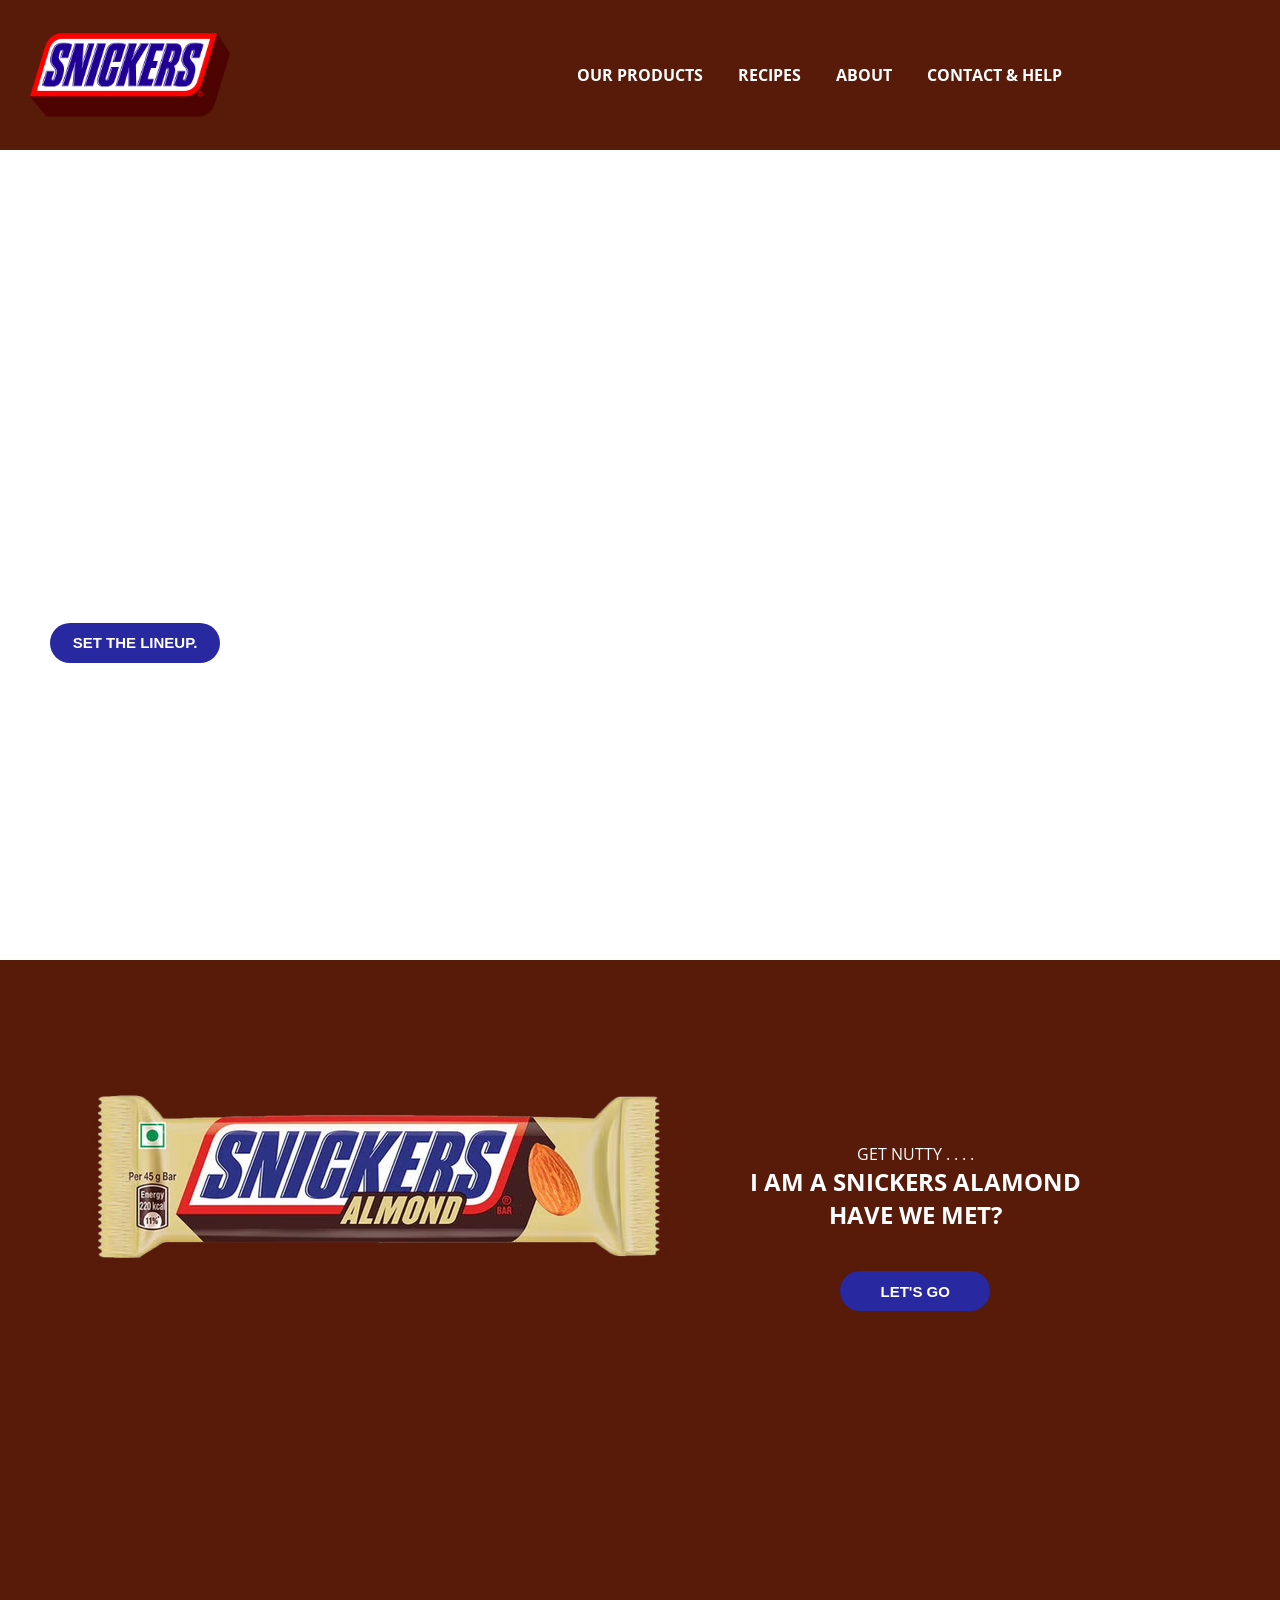
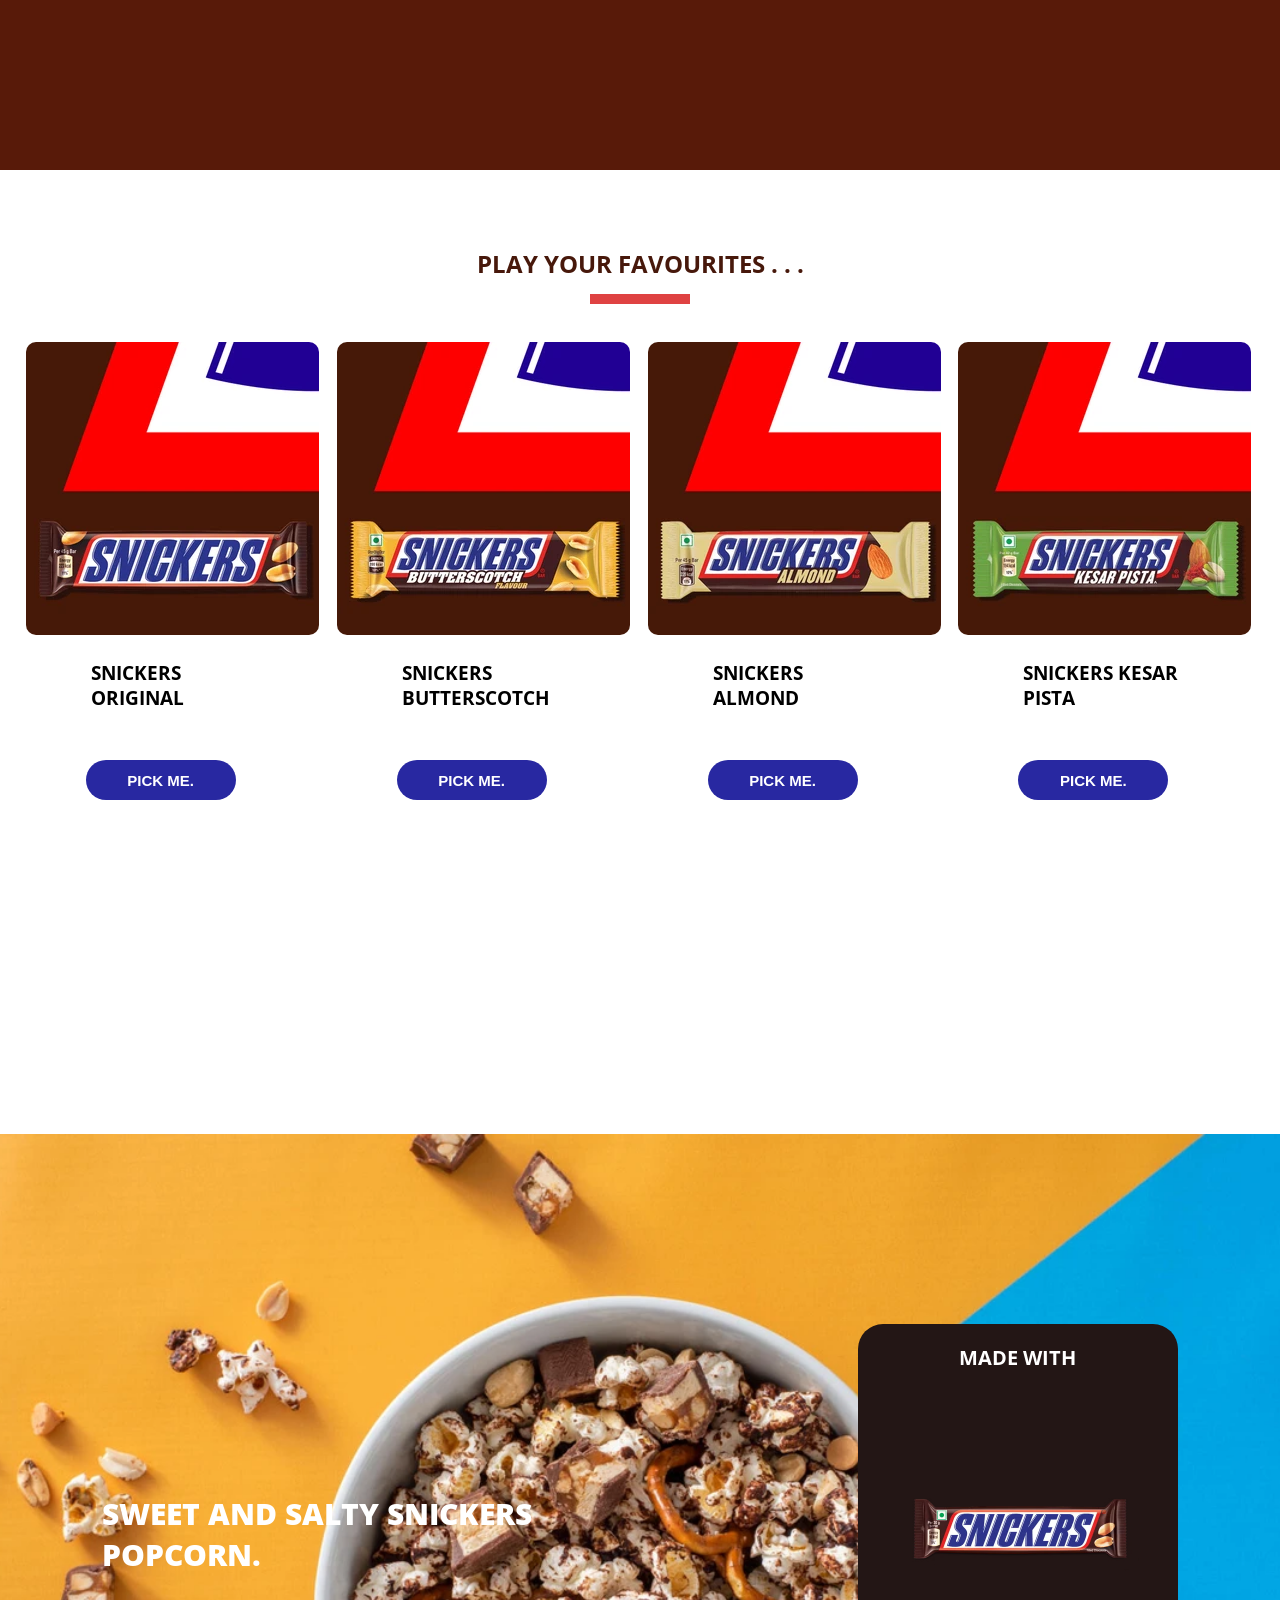
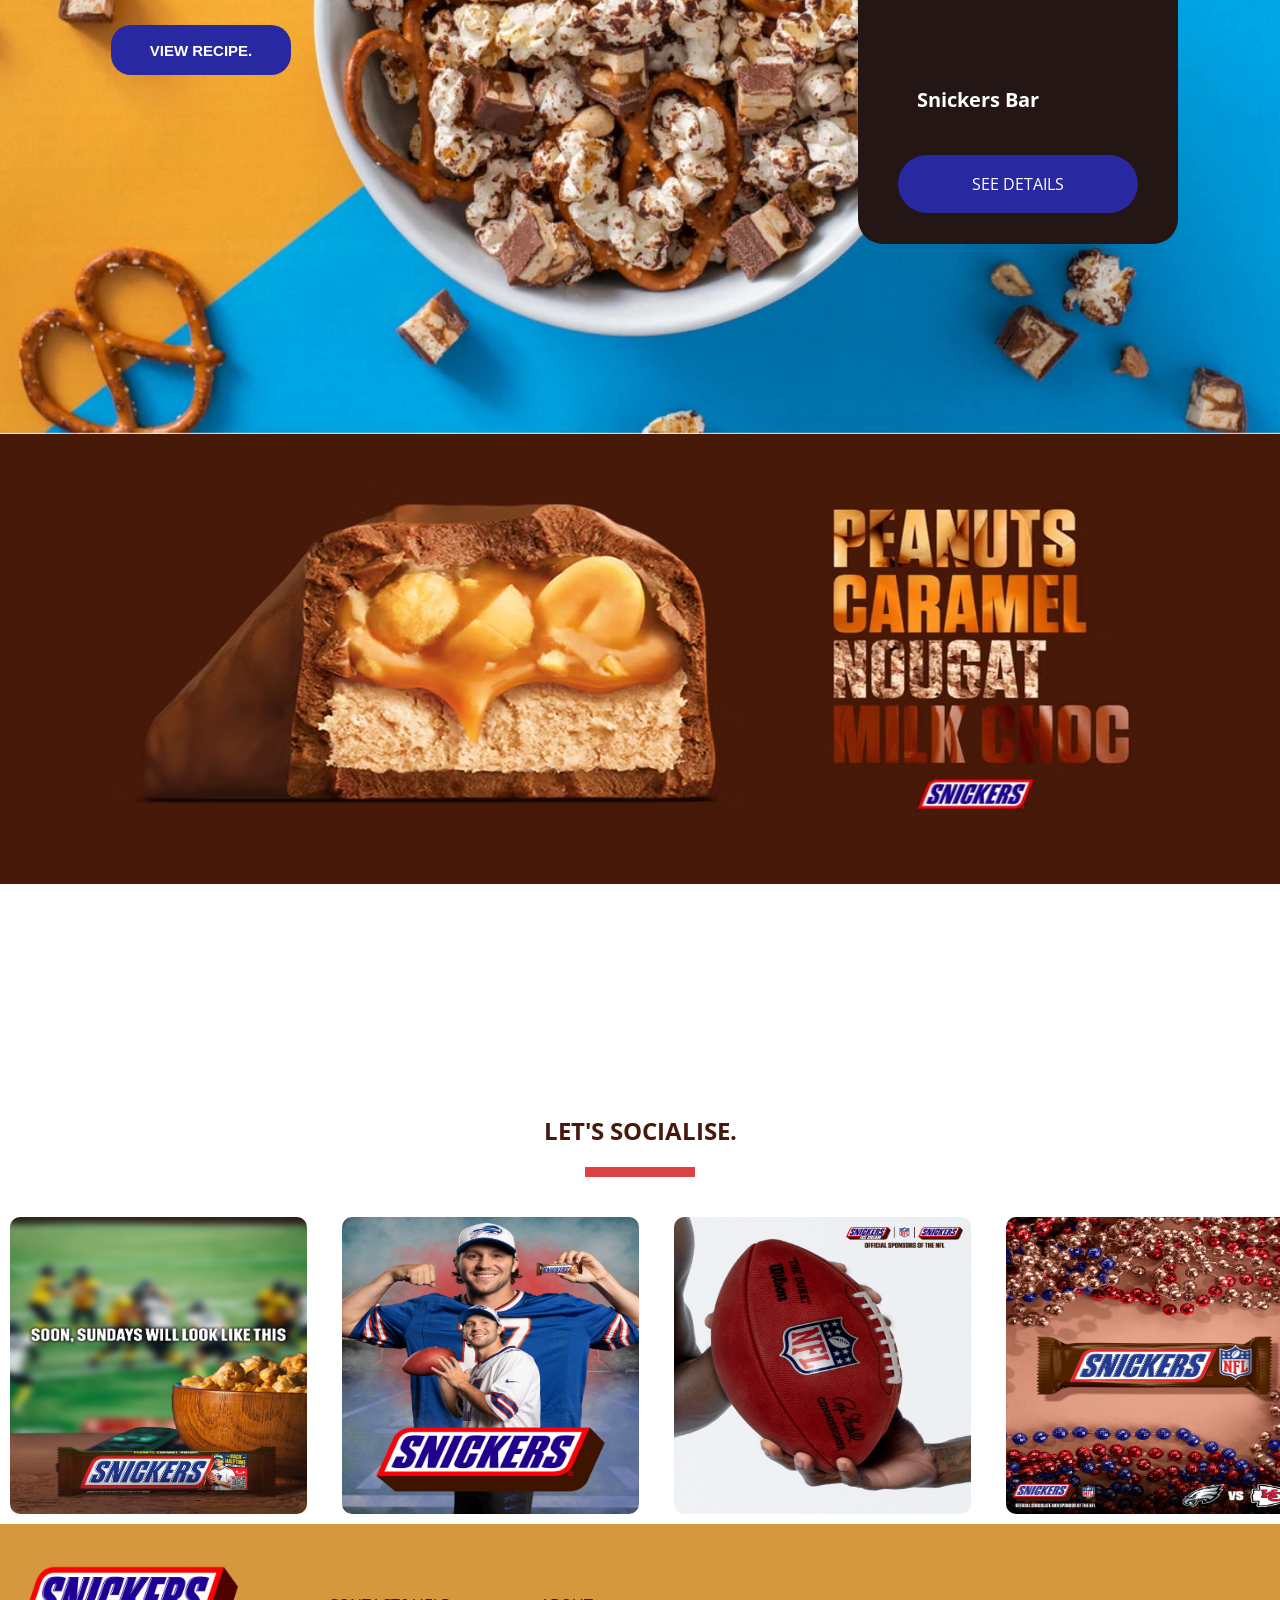
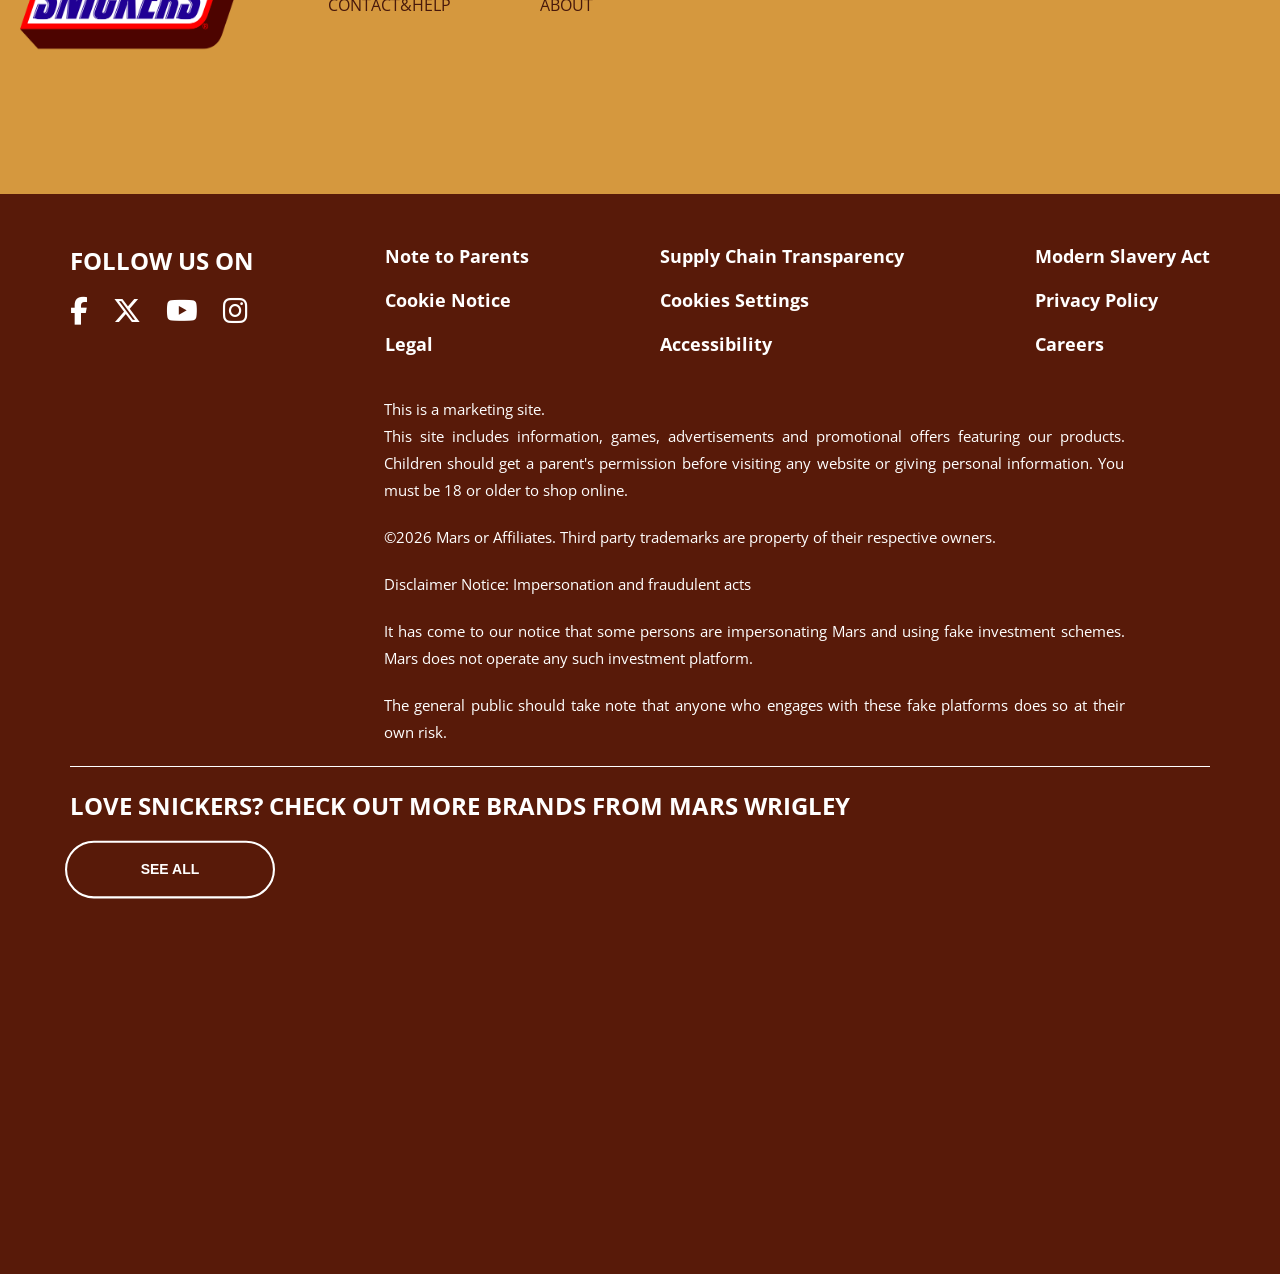
<file: index.html>
<!DOCTYPE html>
<html>
<head>
    <meta charset="UTF-8">
    <link rel="stylesheet" href="https://cdnjs.cloudflare.com/ajax/libs/font-awesome/6.6.0/css/all.min.css">
    <link rel="preconnect" href="https://fonts.googleapis.com">
    <link rel="preconnect" href="https://fonts.gstatic.com" crossorigin>
    <link href="https://fonts.googleapis.com/css2?family=Open+Sans:ital,wght@0,300..800;1,300..800&display=swap" rel="stylesheet">
    <link rel="stylesheet" href="./index.css">
    <meta name="viewport" content="width=device-width, initial-scale=1.0">
    <title>Snickers</title>
</head>
<body>
    <header>
        <nav>
            <img src="./photos/LOGO.png" alt="">
            <ul>
            <li><a href="./product.html">OUR PRODUCTS</a></li>
            <li><a href="./recipe.html">RECIPES</a></li>
            <li><a href="./about.html">ABOUT</a></li>
            <li><a href="./contact.html">CONTACT & HELP</a></li>
        </ul>
        </nav>
    </header>
    <section class="se1">
         <video autoplay muted loop src="./photos/98283-647561752_tiny.mp4">
         </video>
         <div class="cnt1">
            <span>HUNGRY?</span>
            <h1 style="font-size: 45px;">MAY BE JUST NEED YOUR SNICKERS</h1>
            <a href="product.html"><button>SET THE LINEUP.</button></a>
         </div>
    </section>
    <section class="sec2">
        <div class="mv0">
        <div class="mv">
            <img src="./photos/Snickers_IN_almondbar45.png" alt="" >
        </div>
        <div class="mv1">
             <span>GET   NUTTY . . . . </span>
            <h2 >I AM A SNICKERS ALAMOND</h2>
            <H2>HAVE WE MET?</H2>
            <a href="./product.html"><button>LET'S GO</button></a>
        </div>
        </div>
    </section>
    <section class="sec3">
        <main>   
            <h2>PLAY YOUR FAVOURITES . . .</h2>
            <div class="ln1"></div>
            <div class="sli1">
                <div class="bx">
                     <img src="./photos/sn1.webp" alt="">
                     <h3>SNICKERS ORIGINAL</h3>
                     <!-- <br> -->
                     <button>PICK ME.</button>
                </div>
                <div class="bx">
                    <img src="./photos/sn2.webp" alt="">
                     <h3>SNICKERS BUTTERSCOTCH</h3>
                     <!-- <br> -->
                     <button>PICK ME.</button>
                </div>
                <div class="bx">
                    <img src="./photos/sn3.webp" alt="">
                     <h3>SNICKERS ALMOND</h3>
                     <!-- <br> -->
                     <button>PICK ME.</button>
                </div>
                <div class="bx">
                    <img src="./photos/sn4.webp" alt="">
                     <h3>SNICKERS KESAR PISTA</h3>
                     <!-- <br> -->
                     <button>PICK ME.</button>
                </div>
            </div>
        </main>
    </section>
<section class="sec4">
    <div class="left-cnt">
        <h1>
            SWEET AND SALTY SNICKERS <br>
            POPCORN.
        </h1>
        <button class="btn">VIEW RECIPE.</button>
    </div>
    <div class="product-card">
        <p class="tp">MADE WITH</p>
        <img src="./photos/bx sn.avif" alt="Snickers">
        <h3>Snickers Bar</h3>
        <a href="#" class="details-btn">SEE DETAILS</a>
    </div>
</section>
<section class="sec5">
    <img src="./photos/homepage-hero-snickers.avif" alt="">
</section>
<section class="sec6">
    <h1>LET'S SOCIALISE.</h1>
    <div class="ln2"></div>
    <div class="sl2">
        <div class="bx1">
            <a href="#"><img src="./photos/in1.jpg" alt=""></a>
        </div>
        <div class="bx1">
           <a href="#"><img src="./photos/in2.jpg" alt=""></a> 
        </div>
        <div class="bx1">
            <a href="#"><img src="./photos/in3.jpg" alt=""></a> 
        </div>
        <div class="bx1">
            <a href="#"><img src="./photos/in4.jpg" alt=""></a> 
        </div>
        <div class="bx1">
            <a href="#"><img src="./photos/in5.jpg" alt=""></a> 
        </div>
        <div class="bx1">
           <a href="#"><img src="./photos/in6.jpg" alt=""></a> 
        </div>
        <div class="bx1">
           <a href="#"><img src="./photos/in7.jpg" alt=""></a> 
        </div>
        <div class="bx1">
            <a href="#"><img src="./photos/in8.jpg" alt=""></a> 
        </div>
        <div class="bx1">
            <a href="#"><img src="./photos/in9.jpg" alt=""></a> 
        </div>
        <div class="bx1">
            <a href="#"><img src="./photos/in10.jpg" alt=""></a> 
        </div>
        <div class="bx1">
            <a href="#"><img src="./photos/in11.jpg" alt=""></a> 
        </div>
        <div class="bx1">
            <a href="#"><img src="./photos/in12.jpg" alt=""></a> 
        </div>
    </div>
</section>
<section class="sec7">
    <img src="./photos/LOGO.png" alt="">
     <span> Contact&Help</span>
        <span>About</span>
</section>
<footer>
    <div class="top-footer">
        <div class="social">
            <h3>FOLLOW US ON</h3>
            <div class="icons">
                <i class="fa-brands fa-facebook-f"></i>
                <i class="fa-brands fa-x-twitter"></i>
                <i class="fa-brands fa-youtube"></i>
                <i class="fa-brands fa-instagram"></i>
            </div>
        </div>
        <div class="links">
            <a href="#">Note to Parents</a>
            <a href="#">Cookie Notice</a>
            <a href="#">Legal</a>
        </div>

        <div class="links">
            <a href="#">Supply Chain Transparency</a>
            <a href="#">Cookies Settings</a>
            <a href="#">Accessibility</a>
        </div>

        <div class="links">
            <a href="#">Modern Slavery Act</a>
            <a href="#">Privacy Policy</a>
            <a href="#">Careers</a>
        </div>

    </div>
    <div class="content">
        <p>
            This is a marketing site.<br>
            This site includes information, games, advertisements and promotional offers featuring our products.
            Children should get a parent's permission before visiting any website or giving personal information.
            You must be 18 or older to shop online.
        </p>

        <p>
            ©2026 Mars or Affiliates. Third party trademarks are property of their respective owners.
        </p>

        <p>Disclaimer Notice: Impersonation and fraudulent acts</p>

        <p>
            It has come to our notice that some persons are impersonating Mars and using fake investment schemes.
            Mars does not operate any such investment platform.
        </p>
        <p>
            The general public should take note that anyone who engages with these fake platforms does so at their own risk.
        </p>
    </div>
    <div class="ln3"></div>
<br>
    <h2>LOVE SNICKERS? CHECK OUT MORE BRANDS FROM MARS WRIGLEY</h2>
    <button>SEE ALL</button>
</footer>

</body>
</html>
</file>
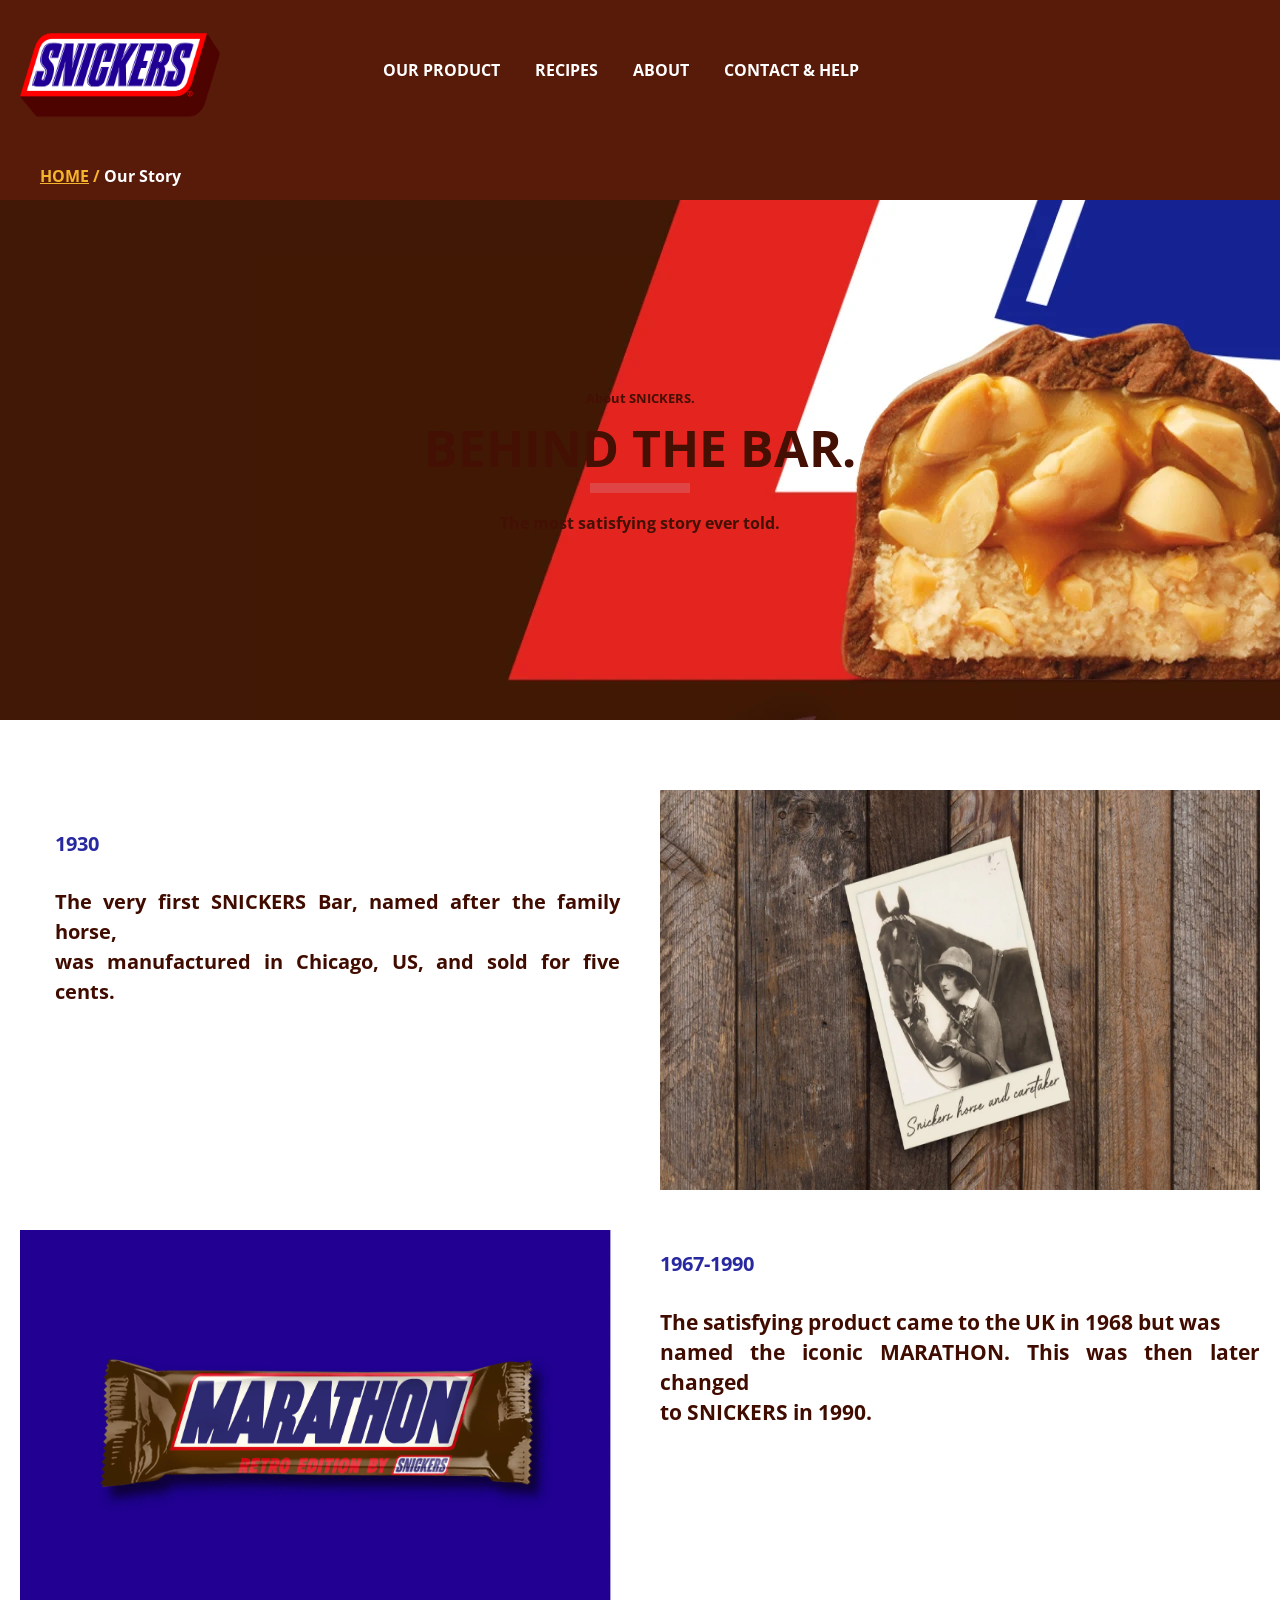
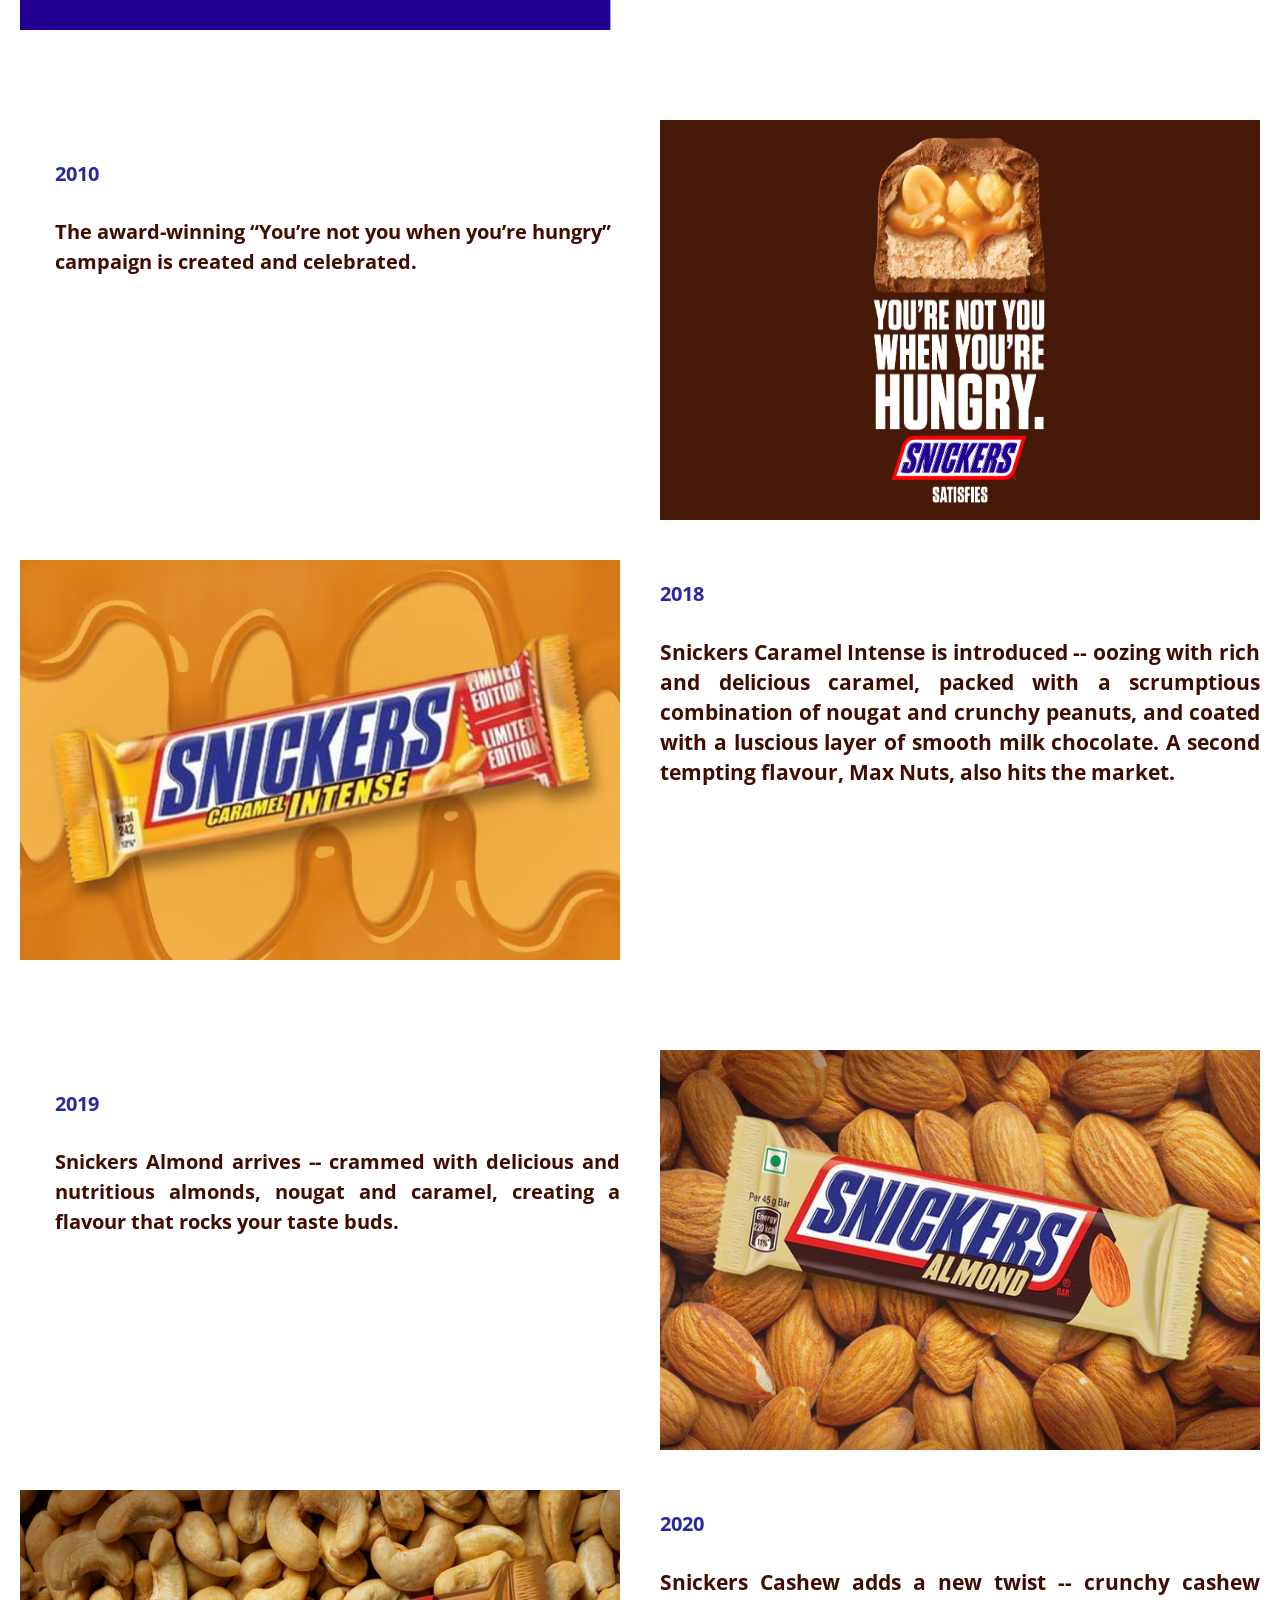
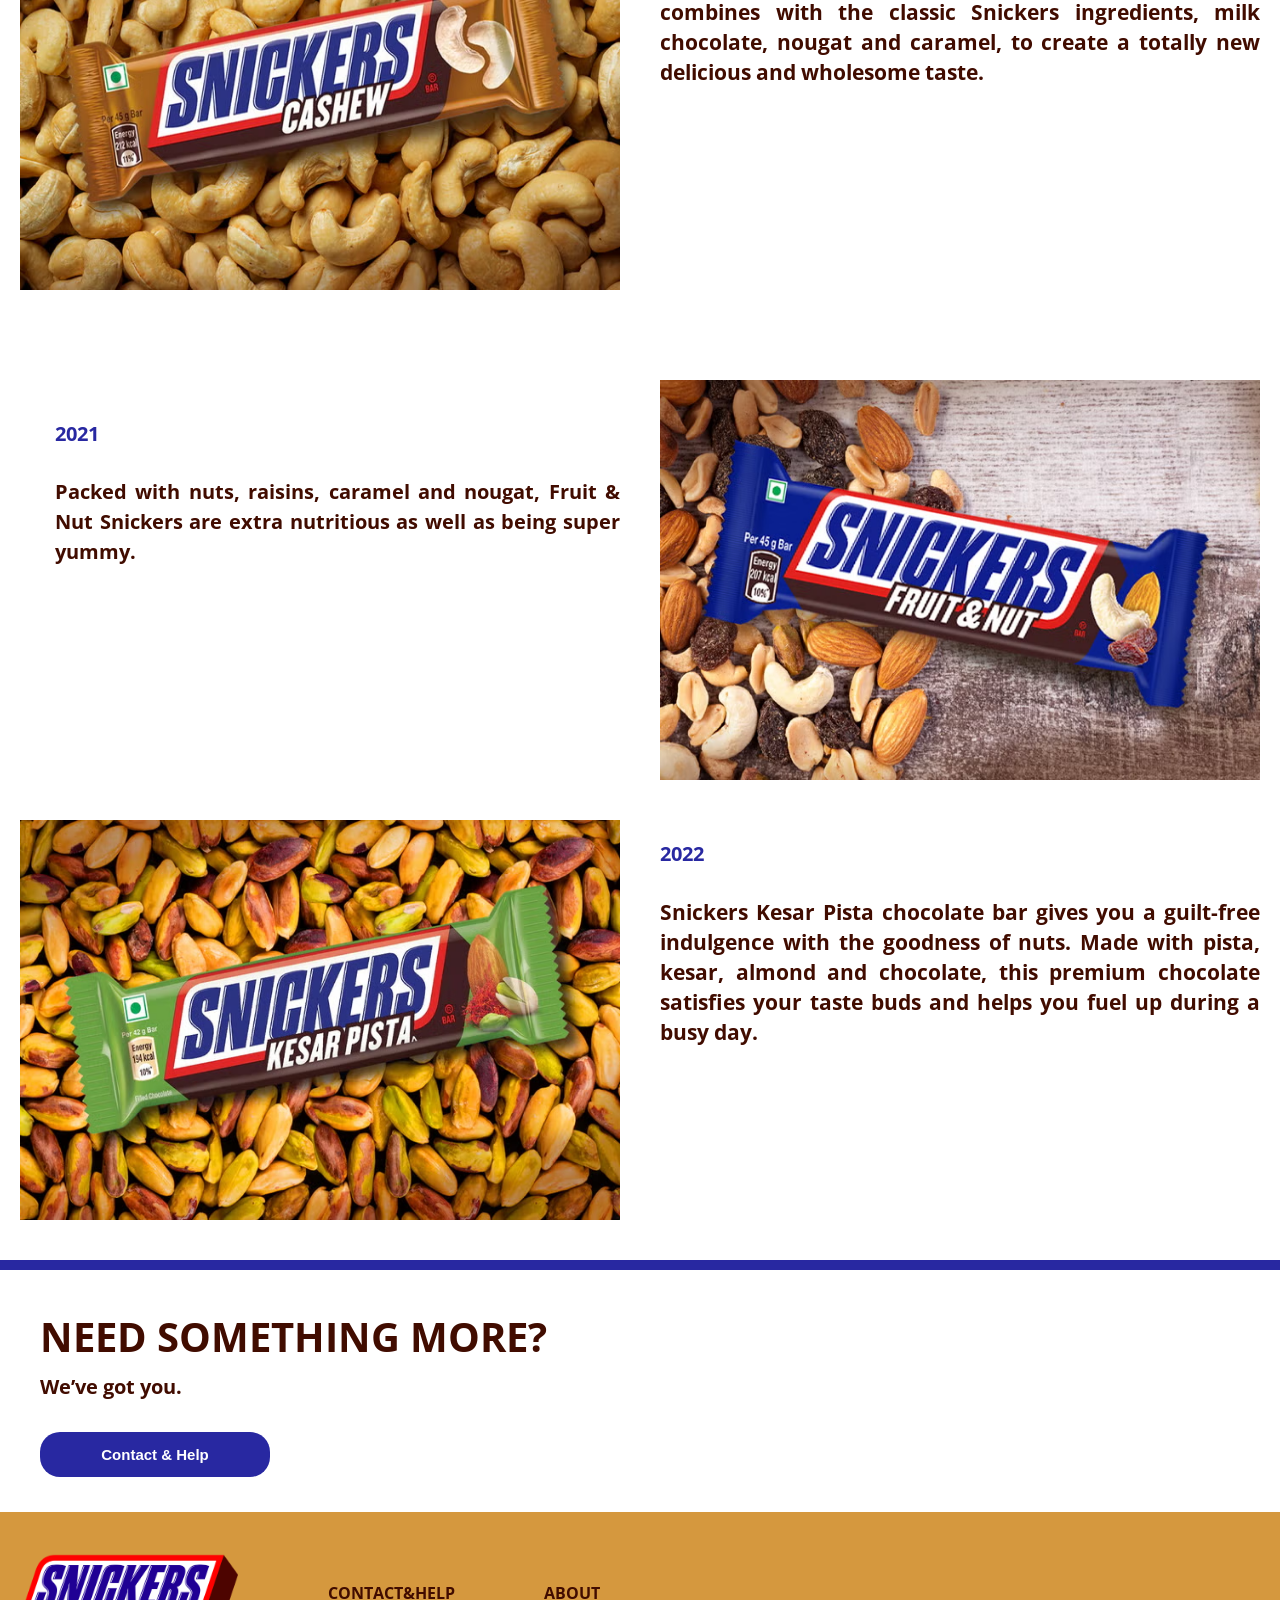
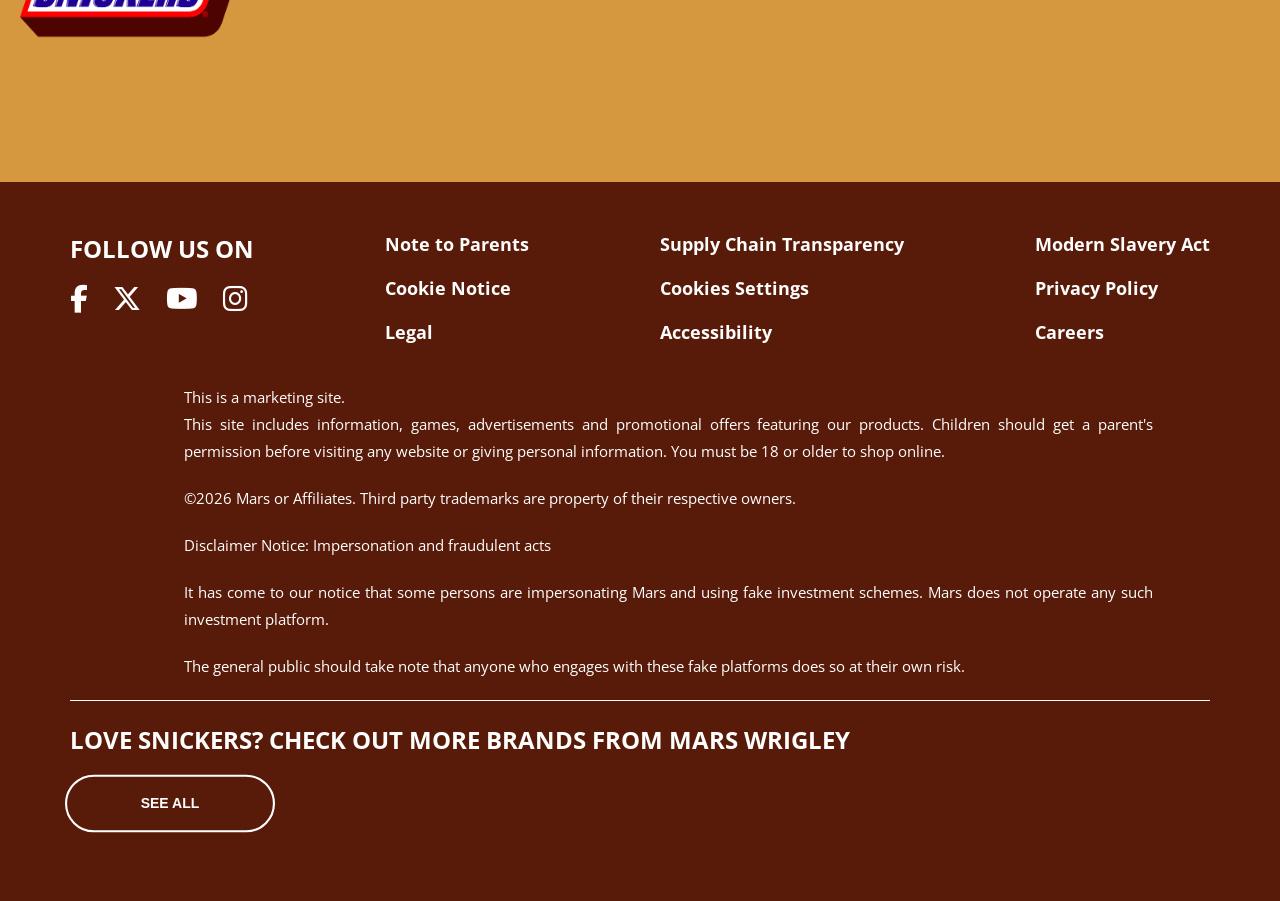
<file: about.html>
<!DOCTYPE html>
<html>
<head>
    <meta charset="UTF-8">
    <link rel="stylesheet" href="./about.css">
    <link rel="stylesheet" href="https://cdnjs.cloudflare.com/ajax/libs/font-awesome/6.6.0/css/all.min.css">
    <link rel="preconnect" href="https://fonts.googleapis.com">
    <link rel="preconnect" href="https://fonts.gstatic.com" crossorigin>
    <link href="https://fonts.googleapis.com/css2?family=Open+Sans:ital,wght@0,300..800;1,300..800&display=swap" rel="stylesheet">
    <meta name="viewport" content="width=device-width, initial-scale=1.0">
    <title>About</title>
</head>
<body>
    <header>
        <nav>
            <img src="./photos/LOGO.png" alt="">
            <ul>
            <li><a href="./product.html">OUR PRODUCT</a></li>
            <li><a href="./recipe.html">RECIPES</a></li>
            <li><a href="#">ABOUT</a></li>
            <li><a href="./contact.html">CONTACT & HELP</a></li>
        </ul>
        </nav>
        <div class="navbot">
          <span><a href="./index.html">HOME</a></span>
          <span style="color: #f6b42d;"> / </span>
          <span>Our Story</span>
          </div>
    </header>

    <section class="abt1">
        <div class="cnt">
            <h5>About SNICKERS.</h5>
            <h1>BEHIND THE BAR.</h1>
            <div class="line"></div>
            <p>The most satisfying story ever told.</p>
        </div>
    </section>


    <section class="abt2">
        <div class="cnt1">
            <div class="right">
                <h1>1930</h1>
                <p>
                    The very first SNICKERS Bar, named after the family horse,
                    <br> was manufactured in Chicago, US, and sold for five cents.
                </p>
            </div>
            <div class="left">
                <img src="./photos/About/abt1.webp" alt="">
            </div>
        </div>
    </section>

     <section class="abt3">
        <div class="cnt2">
            <div class="right1">
                 <img src="./photos/About/abt2.webp" alt="">
            </div>
            <div class="left1">
                <h1>1967-1990</h1>
                <p>
                    The satisfying product came to the UK in 1968 but was <br>
                    named the iconic MARATHON. This was then later changed 
                    <br>to SNICKERS in 1990. 
                </p>
            </div>
        </div>
    </section>

        <section class="abt4">
        <div class="cnt1">
            <div class="right">
                <h1>2010</h1>
                <p>
                    The award-winning “You’re not you when you’re hungry” <br>
                    campaign is created and celebrated.
                </p>
            </div>
            <div class="left">
                <img src="./photos/About/abt3.webp" alt="">
            </div>
        </div>
    </section>

    <section class="abt5">

        <div class="cnt2">
            <div class="right1">
                 <img src="./photos/About/abt.4.avif" alt="">
            </div>
            <div class="left1">
                <h1>2018</h1>
                <p>
                    Snickers Caramel Intense is introduced -- oozing with rich 
                    and delicious caramel, packed with a scrumptious 
                    combination of nougat and crunchy peanuts, and coated 
                    with a luscious layer of smooth milk chocolate. 
                    A second tempting flavour, Max Nuts, also hits the market.
                </p>
            </div>
        </div>

    </section>

    <section class="abt6">

        <div class="cnt1">
            <div class="right">
                <h1>2019</h1>
                <p>
                    Snickers Almond arrives -- crammed with delicious and 
                     nutritious almonds, nougat and caramel, creating a flavour 
                     that rocks your taste buds.
                </p>
            </div>
            <div class="left">
                <img src="./photos/About/abt5.avif" alt="">
            </div>
        </div>

    </section>

    <section class="abt7">              
        <div class="cnt2">
            <div class="right1">
                 <img src="./photos/About/abt6.avif" alt="">
            </div>
            <div class="left1">
                <h1>2020</h1>
                <p>
                    Snickers Cashew adds a new twist -- crunchy cashew
                    combines with the classic Snickers ingredients, milk
                    chocolate, nougat and caramel, to create a totally new
                    delicious and wholesome taste.
                </p>
            </div>
        </div>
    </section>

    <section class="abt8">
        <div class="cnt1">
            <div class="right">
                <h1>2021</h1>
                <p>
                    Packed with nuts, raisins, caramel and nougat, Fruit & Nut 
                    Snickers are extra nutritious as well as being super yummy.
                </p>
            </div>
            <div class="left">
                <img src="./photos/About/abt7.avif" alt="">
            </div>
        </div>
    </section>

     <section class="abt8">              
        <div class="cnt2">
            <div class="right1">
                 <img src="./photos/About/abt8.avif" alt="">
            </div>
            <div class="left1">
                <h1>2022</h1>
                <p>
                   Snickers Kesar Pista chocolate bar gives you a guilt-free 
                    indulgence with the goodness of nuts. Made with pista,
                     kesar, almond and chocolate, this premium chocolate
                     satisfies your taste buds and helps you fuel up during a 
                     busy day.
                </p>
            </div>
        </div>
        <div class="line1"></div>
    </section>

    <br>
    <section class="abt9">
        <div class="cnt3">
            <h1>NEED SOMETHING MORE?</h1>
            <p>We’ve got you.</p>
            <button>Contact & Help</button>
        </div>


</section>
<section class="sec7">
    <img src="./photos/LOGO.png" alt="">
     <span> Contact&Help</span>
        <span>About</span>
</section>
<footer>
    <div class="top-footer">
        <div class="social">
            <h3>FOLLOW US ON</h3>
            <div class="icons">
                <i class="fa-brands fa-facebook-f"></i>
                <i class="fa-brands fa-x-twitter"></i>
                <i class="fa-brands fa-youtube"></i>
                <i class="fa-brands fa-instagram"></i>
            </div>
        </div>
        <div class="links">
            <a href="#">Note to Parents</a>
            <a href="#">Cookie Notice</a>
            <a href="#">Legal</a>
        </div>

        <div class="links">
            <a href="#">Supply Chain Transparency</a>
            <a href="#">Cookies Settings</a>
            <a href="#">Accessibility</a>
        </div>

        <div class="links">
            <a href="#">Modern Slavery Act</a>
            <a href="#">Privacy Policy</a>
            <a href="#">Careers</a>
        </div>

    </div>
    <div class="content">
        <p>
            This is a marketing site.<br>
            This site includes information, games, advertisements and promotional offers featuring our products.
            Children should get a parent's permission before visiting any website or giving personal information.
            You must be 18 or older to shop online.
        </p>

        <p>
            ©2026 Mars or Affiliates. Third party trademarks are property of their respective owners.
        </p>

        <p>Disclaimer Notice: Impersonation and fraudulent acts</p>

        <p>
            It has come to our notice that some persons are impersonating Mars and using fake investment schemes.
            Mars does not operate any such investment platform.
        </p>
        <p>
            The general public should take note that anyone who engages with these fake platforms does so at their own risk.
        </p>
    </div>
    <div class="ln3"></div>
<br>
    <h2>LOVE SNICKERS? CHECK OUT MORE BRANDS FROM MARS WRIGLEY</h2>
    <button>SEE ALL</button>
</footer>


    
</body>
</html>
</file>
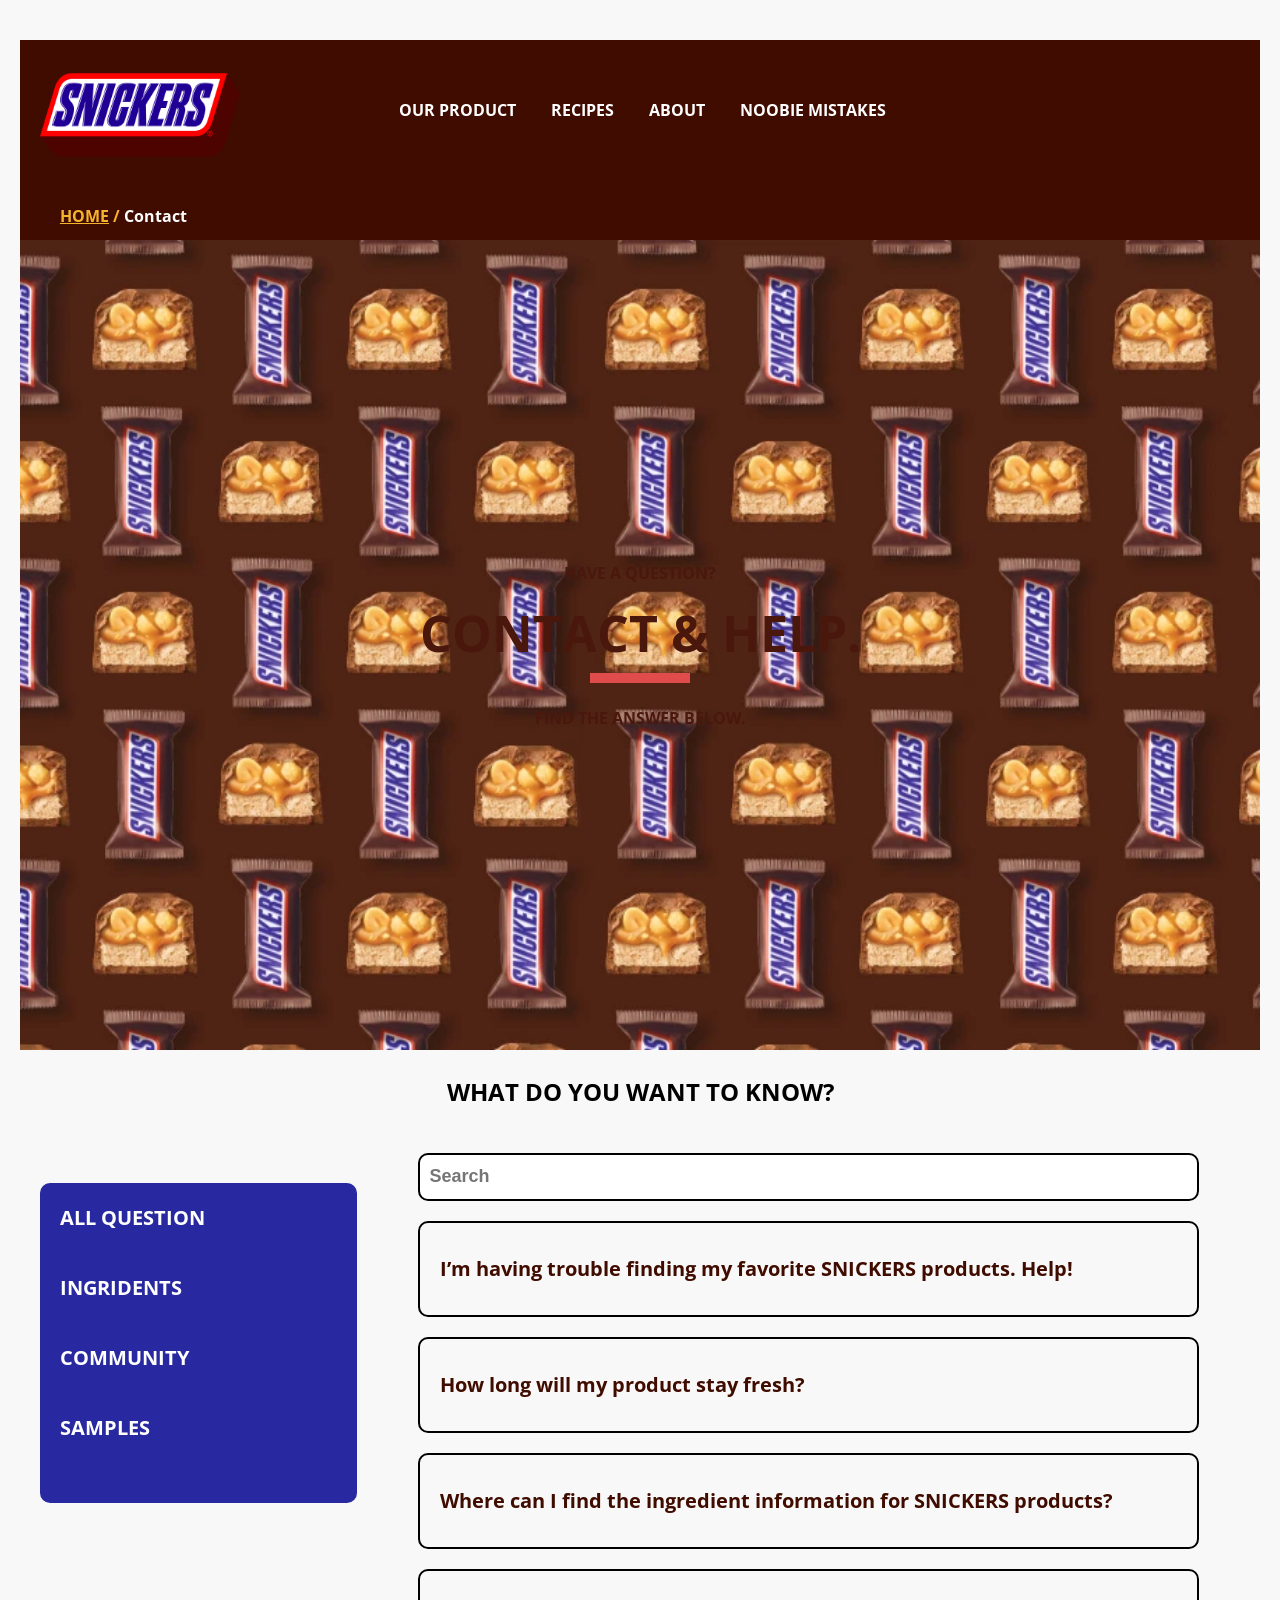
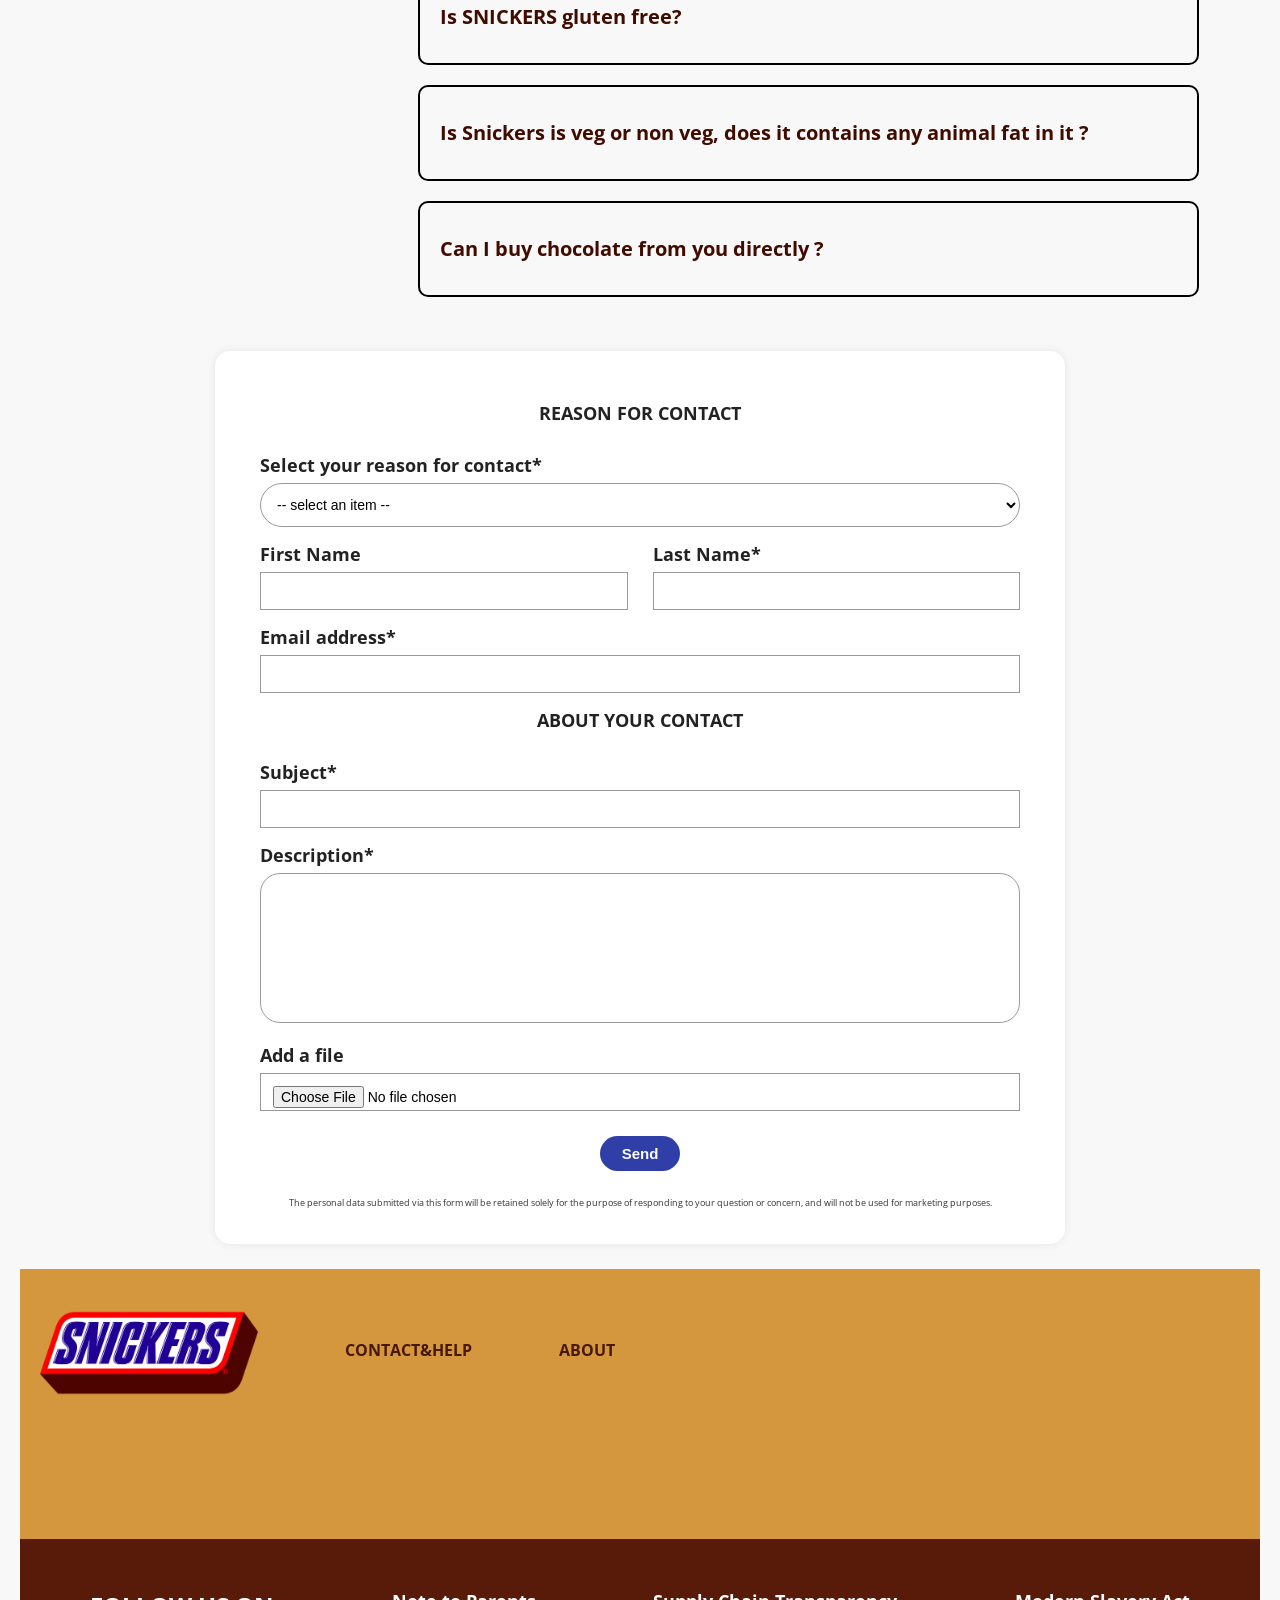
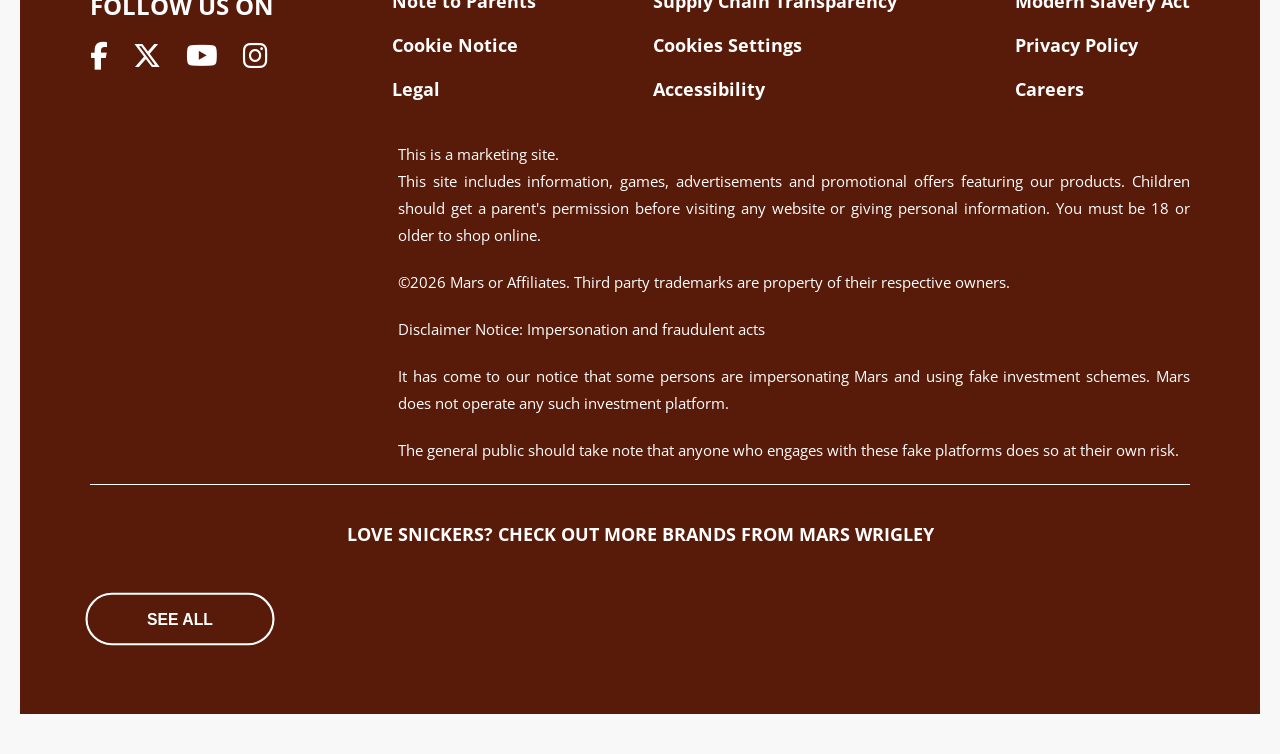
<file: contact.html>
<!DOCTYPE html>
<html>
<head>
    <meta charset="UTF-8">
    <link rel="stylesheet" href="./contact.css">
    <link rel="stylesheet" href="https://cdnjs.cloudflare.com/ajax/libs/font-awesome/6.6.0/css/all.min.css">
    <link rel="preconnect" href="https://fonts.googleapis.com">
    <link rel="preconnect" href="https://fonts.gstatic.com" crossorigin>
    <link href="https://fonts.googleapis.com/css2?family=Open+Sans:ital,wght@0,300..800;1,300..800&display=swap" rel="stylesheet">
    <meta name="viewport" content="width=device-width, initial-scale=1.0">
    <title>Contact & help </title>
</head>
<body>
    <header>
        <nav>
            <img src="./photos/LOGO.png" alt="">
            <ul>
            <li><a href="./product.html">OUR PRODUCT</a></li>
            <li><a href="./recipe.html">RECIPES</a></li>
            <li><a href="./about.html">ABOUT</a></li>
            <li><a href="./noobie.html">NOOBIE MISTAKES</a></li>
        </ul>
        </nav>
        <div class="navbot">
          <span><a href="./index.html">HOME</a></span>
          <span style="color: #f6b42d;">/</span>
          <span>Contact</span>
          </div>
    </header>
    <section class="sec1">
         <div class="cnt1">
            <p>HAVE A QUESTION?</p>
            <h1>CONTACT & HELP.</h1>
             <div class="line"></div>
            <p>Find the answer below.</p>
        </div>
    </section>
    <section class="sec2">
        <h1>WHAT DO YOU WANT TO KNOW?</h1>
        <div class="overall1">
            <div class="left">
                <div class="bx">
                    <span>All Question</span><br>
                    <span>Ingridents</span><br>
                    <span>Community</span><br>
                    <span>Samples</span>
                </div>
            </div>
            <div class="right">
                <input type="search" placeholder="Search">
                <div class="box1"><p>I’m having trouble finding my favorite SNICKERS products. Help!</p></div>
                <div class="box1"><p>How long will my product stay fresh?</p></div>
                <div class="box1"><p>Where can I find the ingredient information for SNICKERS products?</p></div>
                <div class="box1"><p>Is SNICKERS gluten free?</p></div>
                <div class="box1">Is Snickers is veg or non veg, does it contains any animal fat in it ?</div>
                <div class="box1">Can I buy chocolate from you directly ?</div>
            </div>
        </div>
    </section>
    <!-- <section class="sec3">
        <div class="bx2">
            <h1>Reason for contact</h1>
            <div class="form">
            <label for="Select your reason for contact*"></label>
           <select name="" id="">
            <option>--select an items --</option>
            <option>--select--</option> 
            <option>--select--</option>
            <option>--select--</option> 
            <option>--select--</option>
            <option>--select--</option> 
           </select>
           <label for="">First Name</label>
           <input type="text">
                 
        </div>
        </div>
    </section> -->
    
    <div class="contact-form">

        <h2>REASON FOR CONTACT</h2>

        <label>Select your reason for contact*</label>
        <select>
            <option>-- select an item --</option>
            <option>Advertising/Promotion</option>
            <option>Coupons or Samples</option>
            <option>General Question</option>
            <option>Ideas/Suggestion</option>
            <option value="">Product Praise</option>
            <option value="">Product Quality Concern</option>
            <option value="">Where to Buy</option>
        </select>
        <!-- <small>* required</small> -->

        <div class="name-row">
            <div>
                <label for="">First Name</label>
                <input type="text">
            </div>

            <div>
                <label for="">Last Name*</label>
                <input type="text">
                <!-- <small>* required</small> -->
            </div>
        </div>

        <label for="">Email address*</label>
        <input type="email">
        <!-- <small>* required</small> -->

        <h2>ABOUT YOUR CONTACT</h2>

        <label for="">Subject*</label>
        <input type="text">
        <!-- <small>* required</small> -->

        <label for="">Description*</label>
        <textarea> </textarea>
        <!-- <small>* required</small> -->

        <label for="">Add a file</label>
        <input type="file">

        <!-- <p class="required">* - required</p> -->

        <a href="#" style="text-decoration: none;"><button>Send</button></a>

        <p class="privacy">
            The personal data submitted via this form will be retained solely for the
            purpose of responding to your question or concern, and will not be used
            for marketing purposes.
        </p>

    </div>


<section class="sec7">
    <img src="./photos/LOGO.png" alt="">
     <span> Contact&Help</span>
        <span>About</span>
</section>
<footer>
    <div class="top-footer">
        <div class="social">
            <h3>FOLLOW US ON</h3>
            <div class="icons">
                <i class="fa-brands fa-facebook-f"></i>
                <i class="fa-brands fa-x-twitter"></i>
                <i class="fa-brands fa-youtube"></i>
                <i class="fa-brands fa-instagram"></i>
            </div>
        </div>
        <div class="links">
            <a href="#">Note to Parents</a>
            <a href="#">Cookie Notice</a>
            <a href="#">Legal</a>
        </div>

        <div class="links">
            <a href="#">Supply Chain Transparency</a>
            <a href="#">Cookies Settings</a>
            <a href="#">Accessibility</a>
        </div>

        <div class="links">
            <a href="#">Modern Slavery Act</a>
            <a href="#">Privacy Policy</a>
            <a href="#">Careers</a>
        </div>

    </div>
    <div class="content">
        <p>
            This is a marketing site.<br>
            This site includes information, games, advertisements and promotional offers featuring our products.
            Children should get a parent's permission before visiting any website or giving personal information.
            You must be 18 or older to shop online.
        </p>

        <p>
            ©2026 Mars or Affiliates. Third party trademarks are property of their respective owners.
        </p>

        <p>Disclaimer Notice: Impersonation and fraudulent acts</p>

        <p>
            It has come to our notice that some persons are impersonating Mars and using fake investment schemes.
            Mars does not operate any such investment platform.
        </p>
        <p>
            The general public should take note that anyone who engages with these fake platforms does so at their own risk.
        </p>
    </div>
    <div class="ln3"></div>
<br>
    <h2 style="color: white;">LOVE SNICKERS? CHECK OUT MORE BRANDS FROM MARS WRIGLEY</h2>
    <button>SEE ALL</button>
</footer>
</body>
</html>
</file>
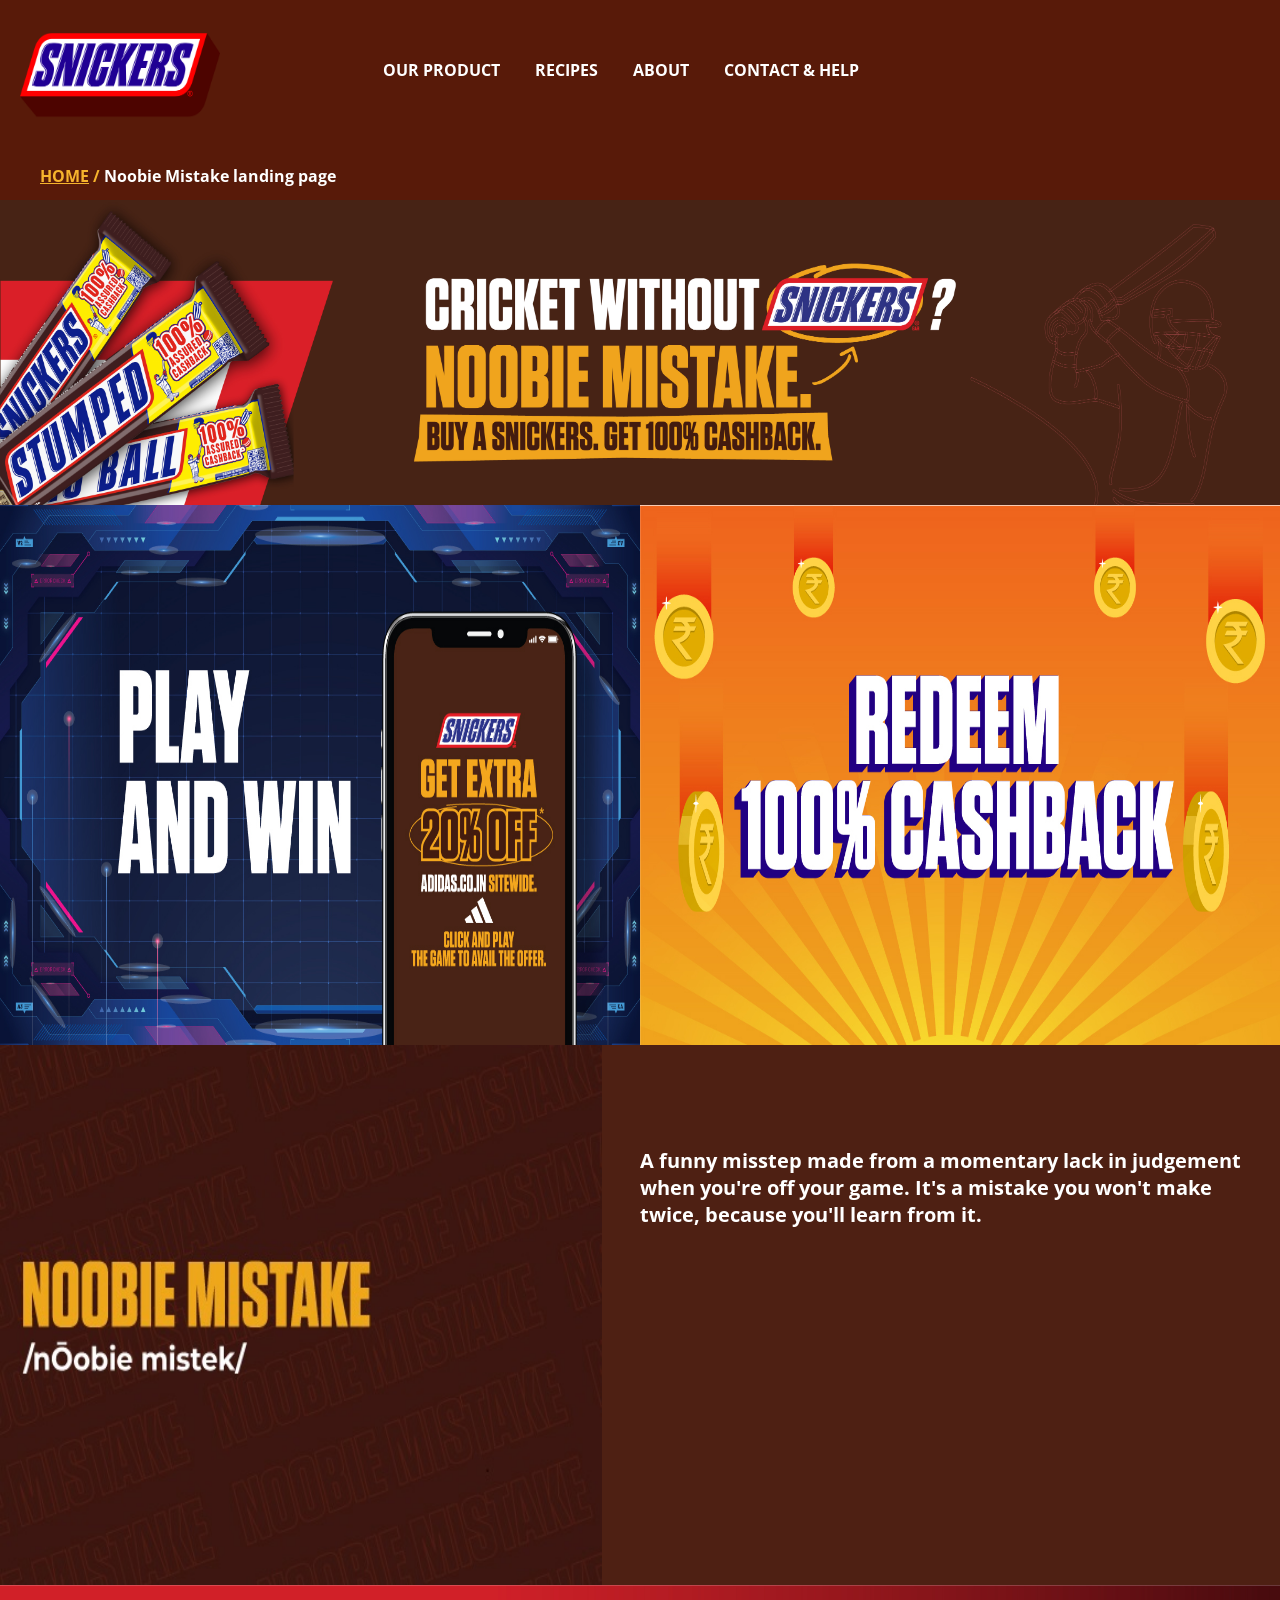
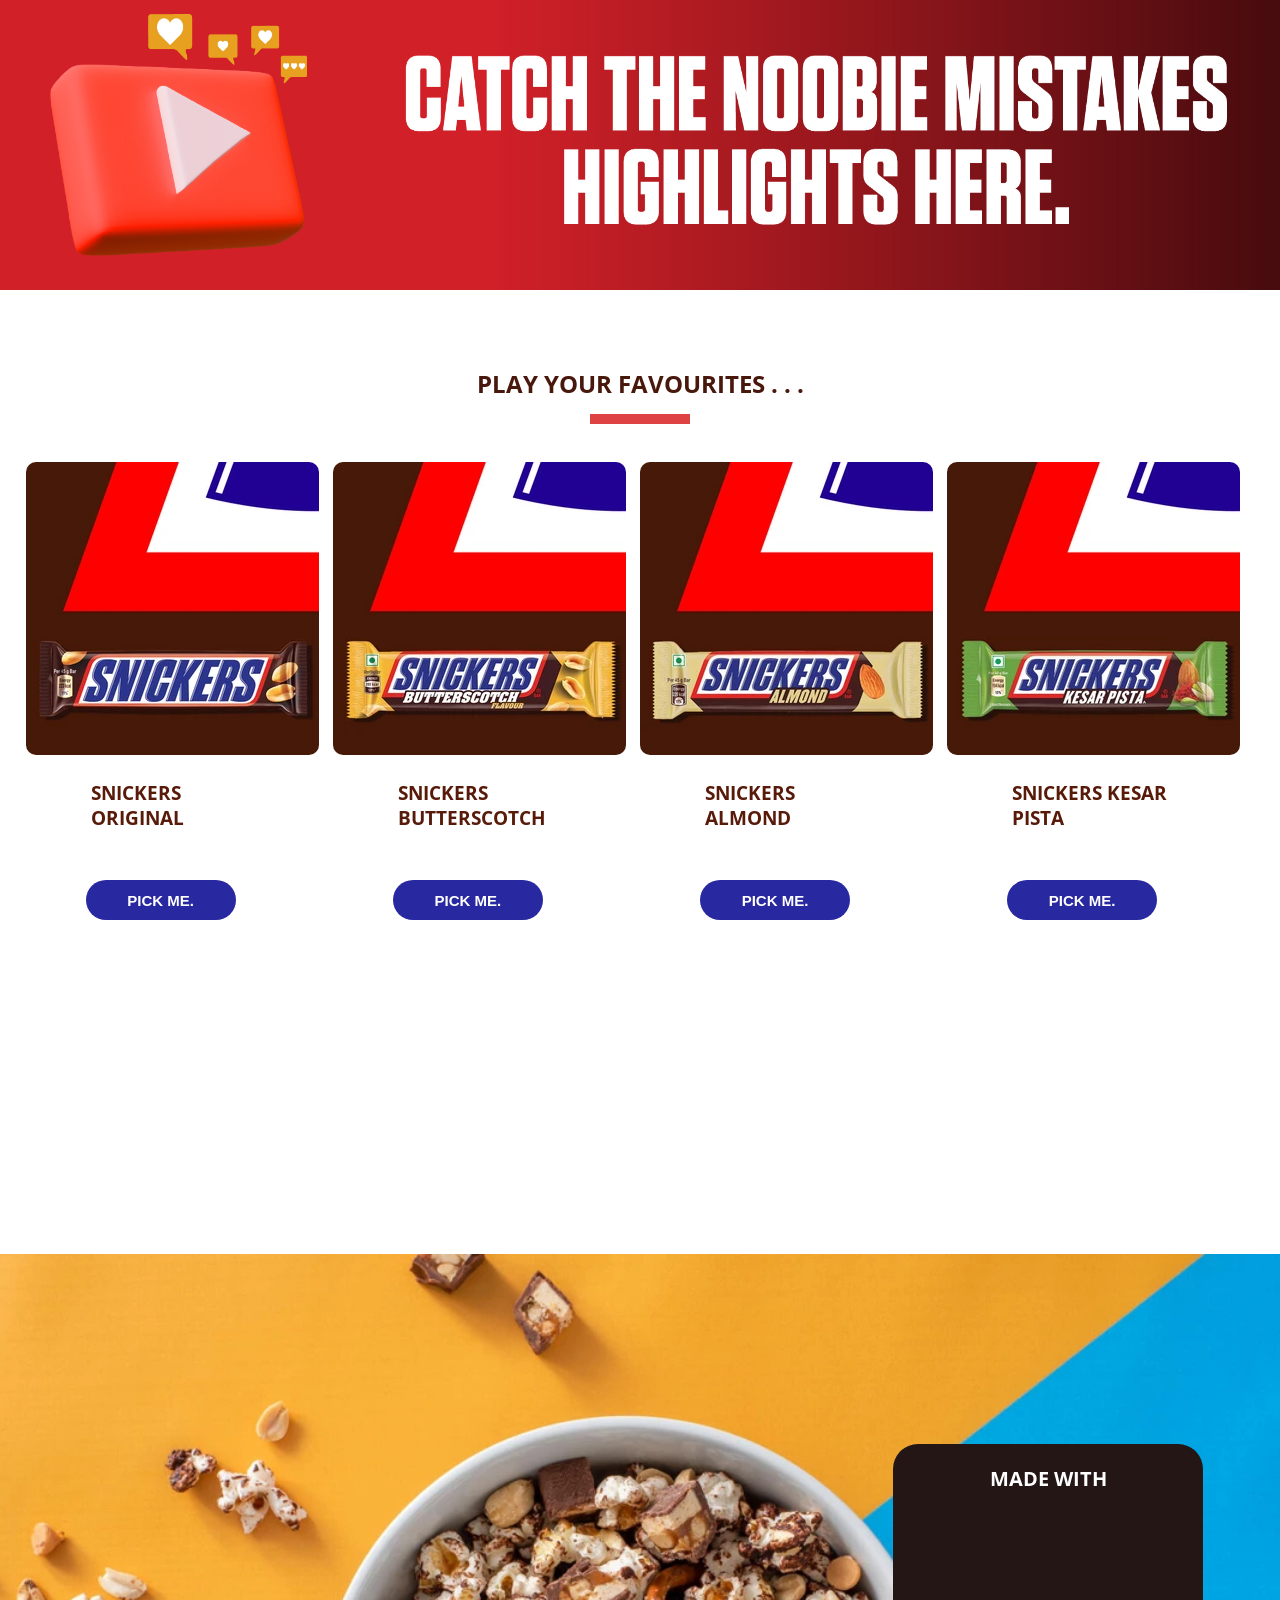
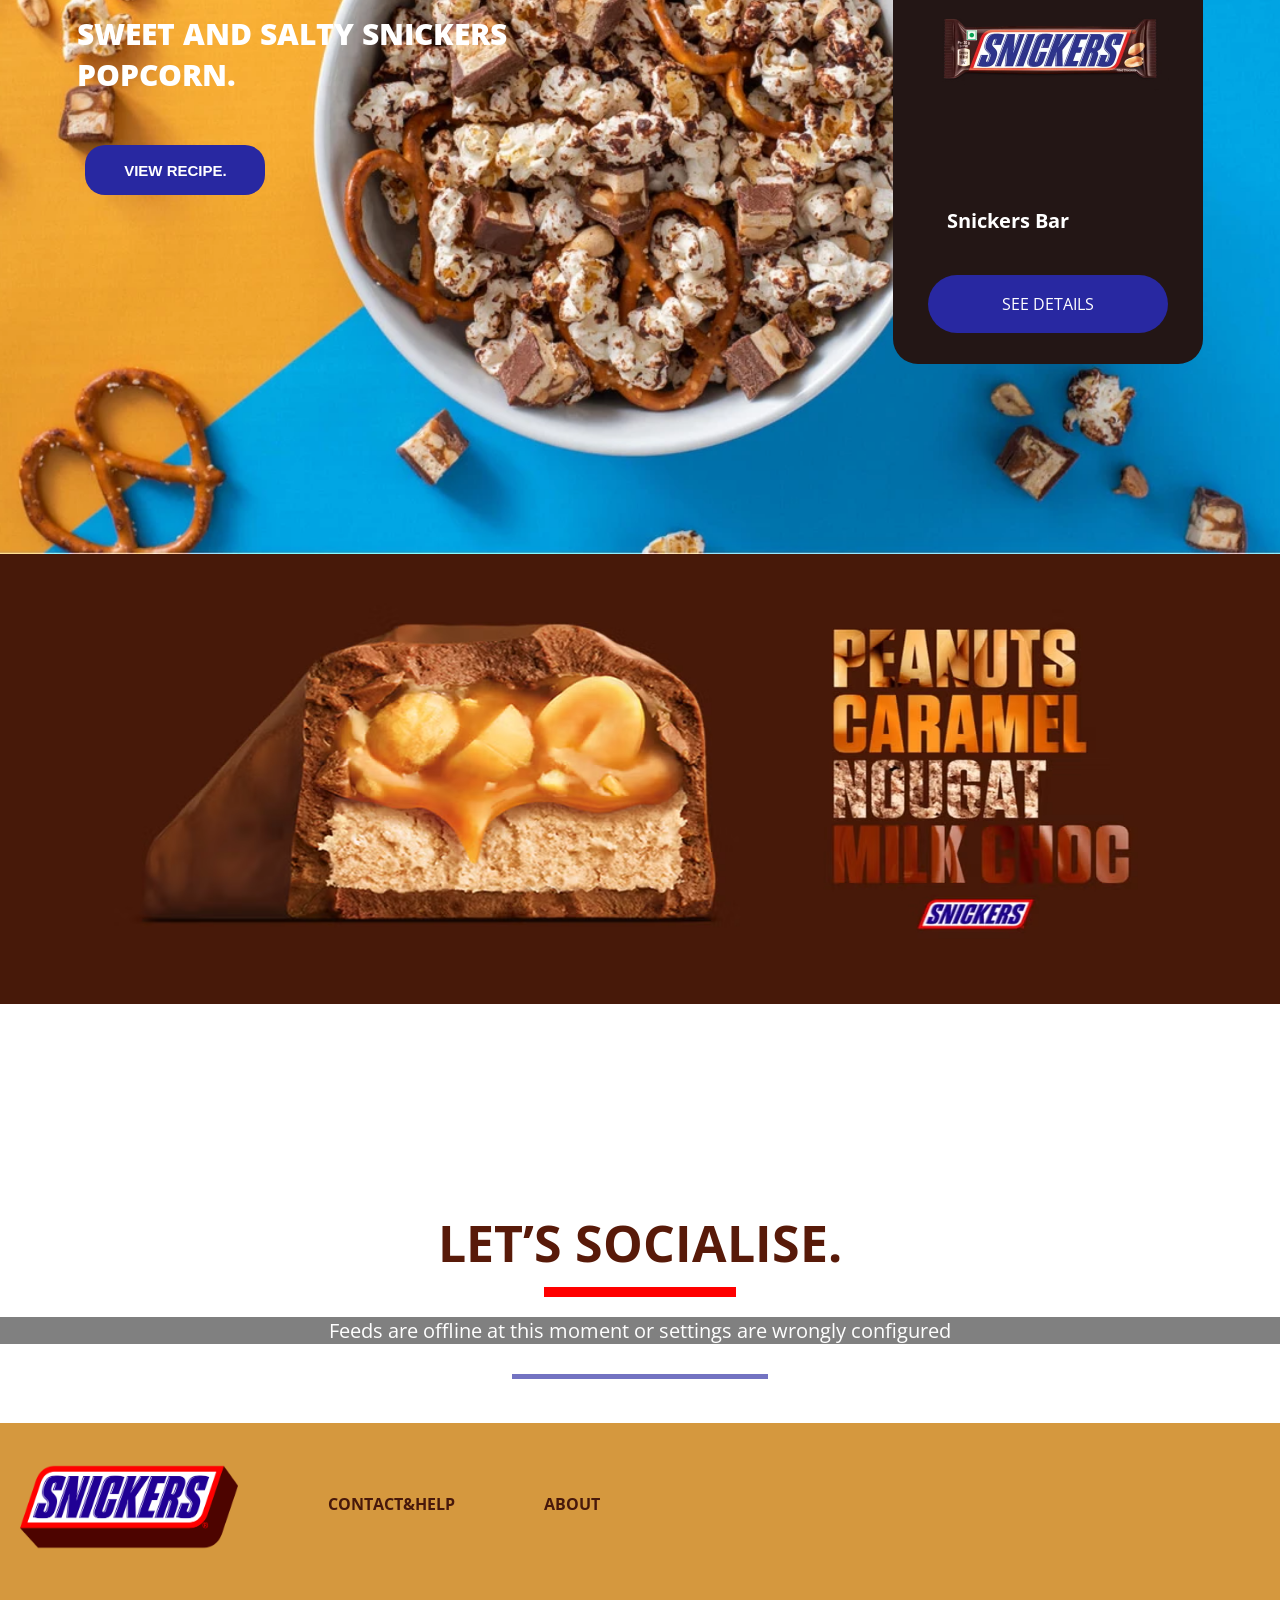
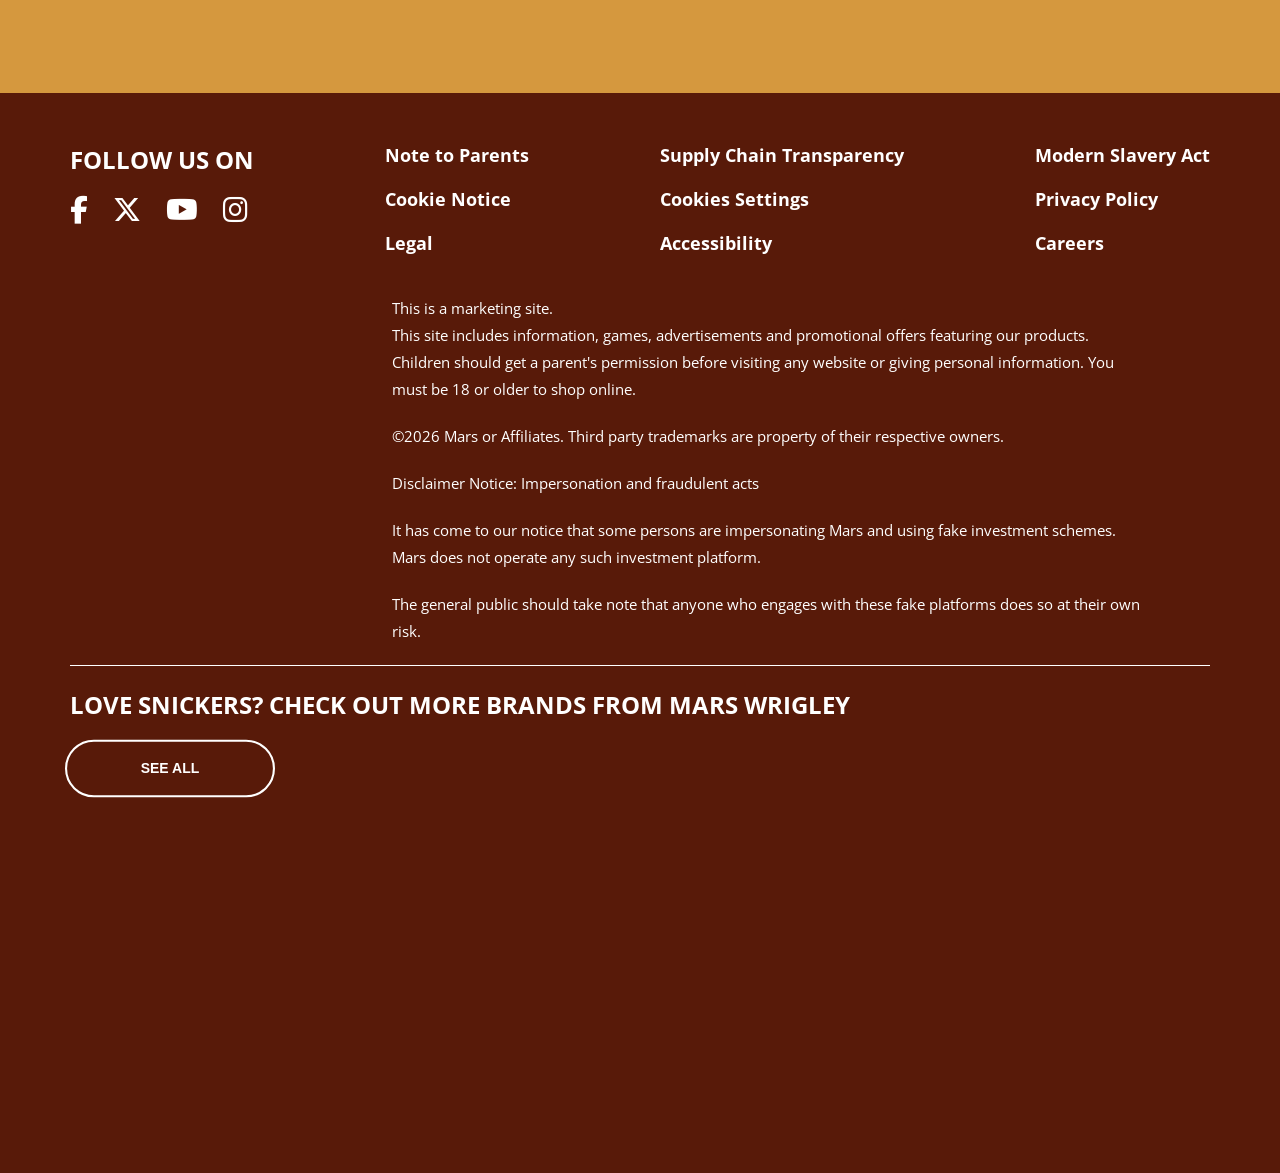
<file: noobie.html>
<!DOCTYPE html>
<html>
<head>
    <meta charset="UTF-8">
    <link rel="stylesheet" href="./noobie.css">
    <link rel="stylesheet" href="https://cdnjs.cloudflare.com/ajax/libs/font-awesome/6.6.0/css/all.min.css">
    <link rel="preconnect" href="https://fonts.googleapis.com">
    <link rel="preconnect" href="https://fonts.gstatic.com" crossorigin>
    <link href="https://fonts.googleapis.com/css2?family=Open+Sans:ital,wght@0,300..800;1,300..800&display=swap" rel="stylesheet">
    <meta name="viewport" content="width=device-width, initial-scale=1.0">
    <title>Noobie</title>
</head>
<body>
    <header>
        <nav>
            <img src="./photos/LOGO.png" alt="">
            <ul>
            <li><a href="product.html">OUR PRODUCT</a></li>
            <li><a href="recipe.html">RECIPES</a></li>
            <li><a href="./about.html">ABOUT</a></li>
            <li><a href="contact.html">CONTACT & HELP</a></li>
        </ul>
        </nav>
        <div class="navbot">
          <span><a href="./index.html">HOME</a></span>
          <span style="color: #f6b42d;">/</span>
          <span>Noobie Mistake landing page</span>
          </div>
    </header>
    <section class="sec1">
        <img src="./photos/noobie/Snickers-Banner-1.jpeg" alt="">
    </section>
    <section class="sec2">
        <div class="img1">
            <img src="./photos/noobie/Play-and-Win.jpg" alt="">

        </div>
        <div class="img2">
            <img src="./photos/noobie/Snickers-Banner-3.jpg" alt="">
        </div>
    </section>
    <section class="sec30">
        <div class="left">
            <img src="./photos/noobie/Noobie_MS bg.png" alt="">
        </div>
        <div class="right">
            <p>A funny misstep made from a momentary lack in judgement <br>
                when you're off your game. It's a mistake you won't make <br>
                twice, because you'll learn from it.</p>
        </div>
    </section>
    <section class="sec40">
        <img src="./photos/noobie/Snickers-Banner-2 youtube.jpg" alt="">
    </section>

    <section class="sec3">
        <main>   
            <h2>PLAY YOUR FAVOURITES . . .</h2>
            <div class="ln1"></div>
            <div class="sli1">
                <div class="bx">
                     <img src="./photos/sn1.webp" alt="">
                     <h3>SNICKERS ORIGINAL</h3>
                     <!-- <br> -->
                     <button>PICK ME.</button>
                </div>
                <div class="bx">
                    <img src="./photos/sn2.webp" alt="">
                     <h3>SNICKERS BUTTERSCOTCH</h3>
                     <!-- <br> -->
                     <button>PICK ME.</button>
                </div>
                <div class="bx">
                    <img src="./photos/sn3.webp" alt="">
                     <h3>SNICKERS ALMOND</h3>
                     <!-- <br> -->
                     <button>PICK ME.</button>
                </div>
                <div class="bx">
                    <img src="./photos/sn4.webp" alt="">
                     <h3>SNICKERS KESAR PISTA</h3>
                     <!-- <br> -->
                     <button>PICK ME.</button>
                </div>
            </div>
        </main>
    </section>
    <section class="sec4">
    <div class="left-cnt">
        <h1>
            SWEET AND SALTY SNICKERS <br>
            POPCORN.
        </h1>
        <button class="btn">VIEW RECIPE.</button>
    </div>
    <div class="product-card">
        <p class="tp">MADE WITH</p>
        <img src="./photos/bx sn.avif" alt="Snickers">
        <h3>Snickers Bar</h3>
        <a href="#" class="details-btn">SEE DETAILS</a>
    </div>
    </section>

    <section class="sec5">
    <img src="./photos/homepage-hero-snickers.avif" alt="">
</section>
<section class="sec6">
    <h1>LET’S SOCIALISE.</h1>
    <div class="line1"></div>
    <p>Feeds are offline at this moment or settings are wrongly configured</p>
    <div class="line2"></div>
</section>


<section class="sec7">
    <img src="./photos/LOGO.png" alt="">
     <span> Contact&Help</span>
        <span>About</span>
</section>
<footer>
    <div class="top-footer">
        <div class="social">
            <h3>FOLLOW US ON</h3>
            <div class="icons">
                <i class="fa-brands fa-facebook-f"></i>
                <i class="fa-brands fa-x-twitter"></i>
                <i class="fa-brands fa-youtube"></i>
                <i class="fa-brands fa-instagram"></i>
            </div>
        </div>
        <div class="links">
            <a href="#">Note to Parents</a>
            <a href="#">Cookie Notice</a>
            <a href="#">Legal</a>
        </div>

        <div class="links">
            <a href="#">Supply Chain Transparency</a>
            <a href="#">Cookies Settings</a>
            <a href="#">Accessibility</a>
        </div>

        <div class="links">
            <a href="#">Modern Slavery Act</a>
            <a href="#">Privacy Policy</a>
            <a href="#">Careers</a>
        </div>

    </div>
    <div class="content1">
        <p>
            This is a marketing site.
            <br>
            This site includes information, games, advertisements and promotional offers featuring our products.
            Children should get a parent's permission before visiting any website or giving personal information.
            You must be 18 or older to shop online.
        </p>

        <p>
            ©2026 Mars or Affiliates. Third party trademarks are property of their respective owners.
        </p>

        <p>Disclaimer Notice: Impersonation and fraudulent acts</p>

        <p>
            It has come to our notice that some persons are impersonating Mars and using fake investment schemes.
            Mars does not operate any such investment platform.
        </p>
        <p>
            The general public should take note that anyone who engages with these fake platforms does so at their own risk.
        </p>
    </div>
    <div class="ln3"></div>
<br>
    <h2>LOVE SNICKERS? CHECK OUT MORE BRANDS FROM MARS WRIGLEY</h2>
    <button>SEE ALL</button>
</footer>
   

</body>
</html>
</file>
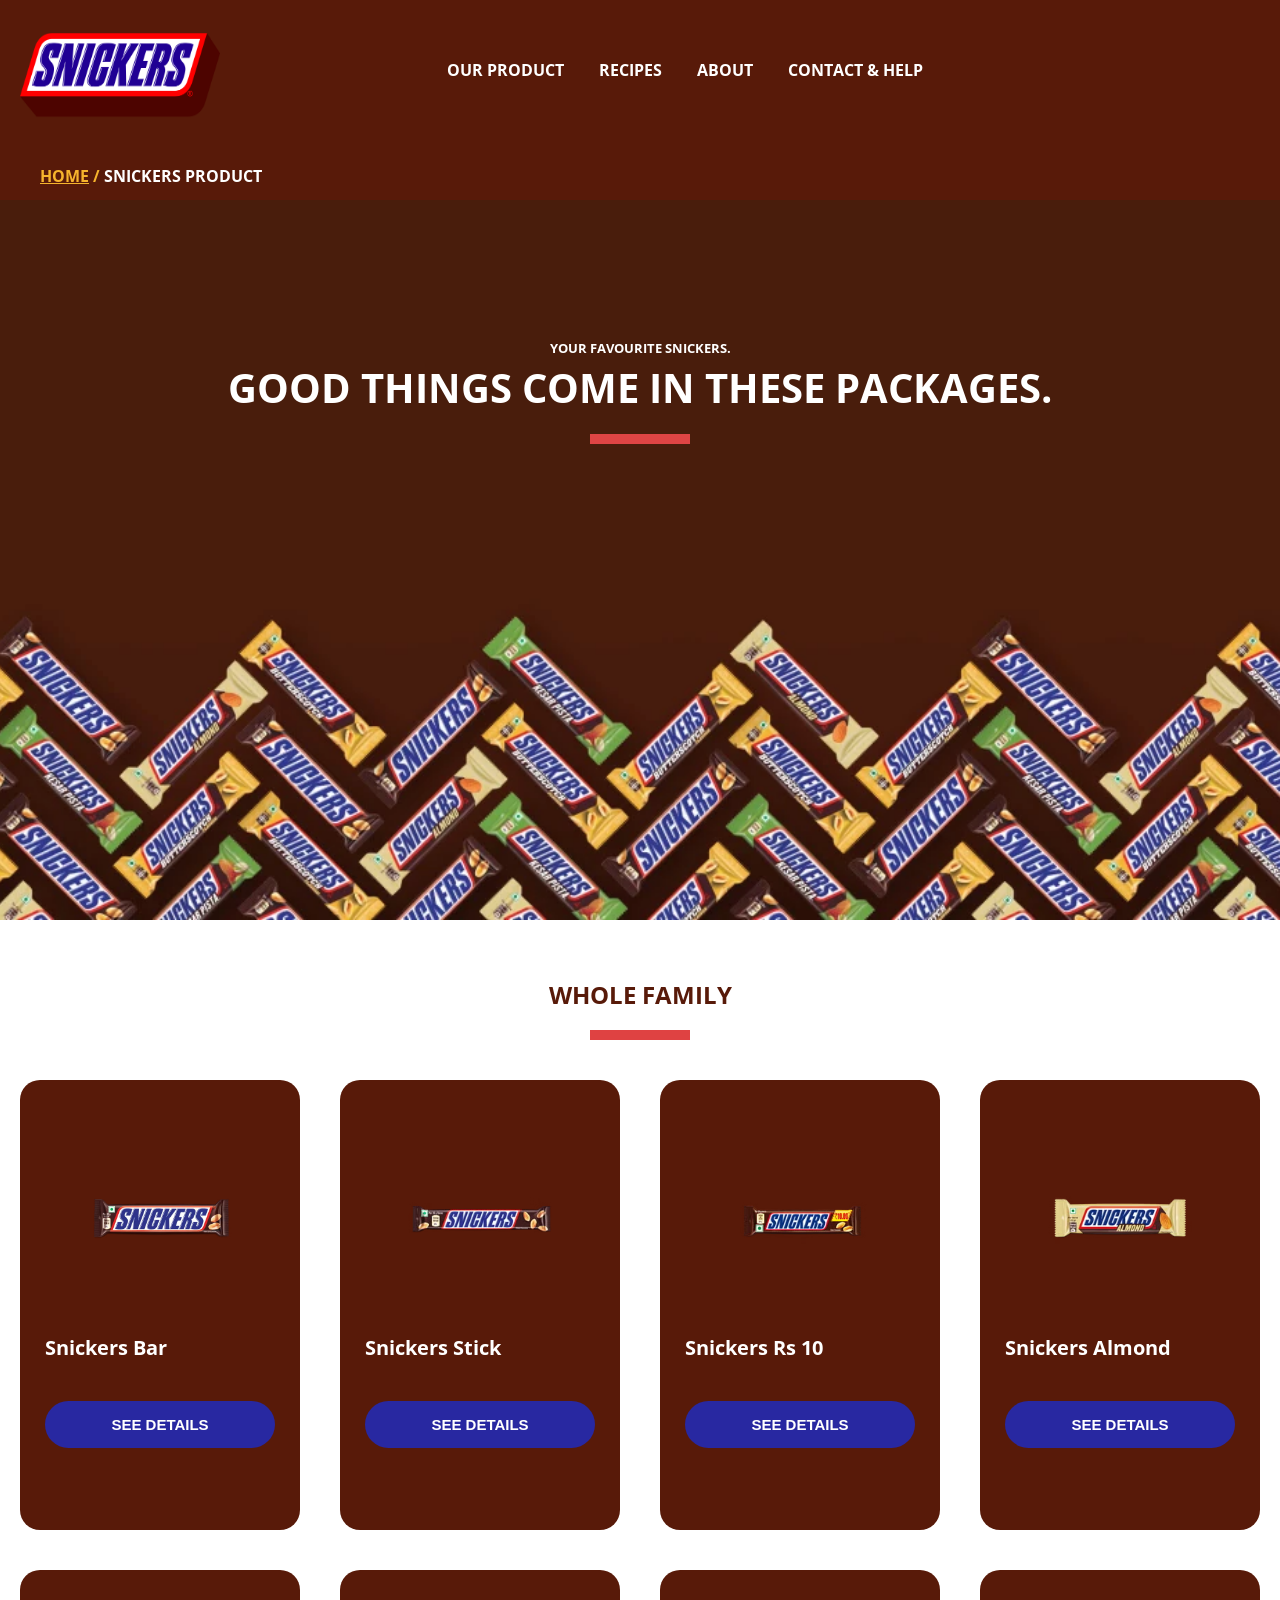
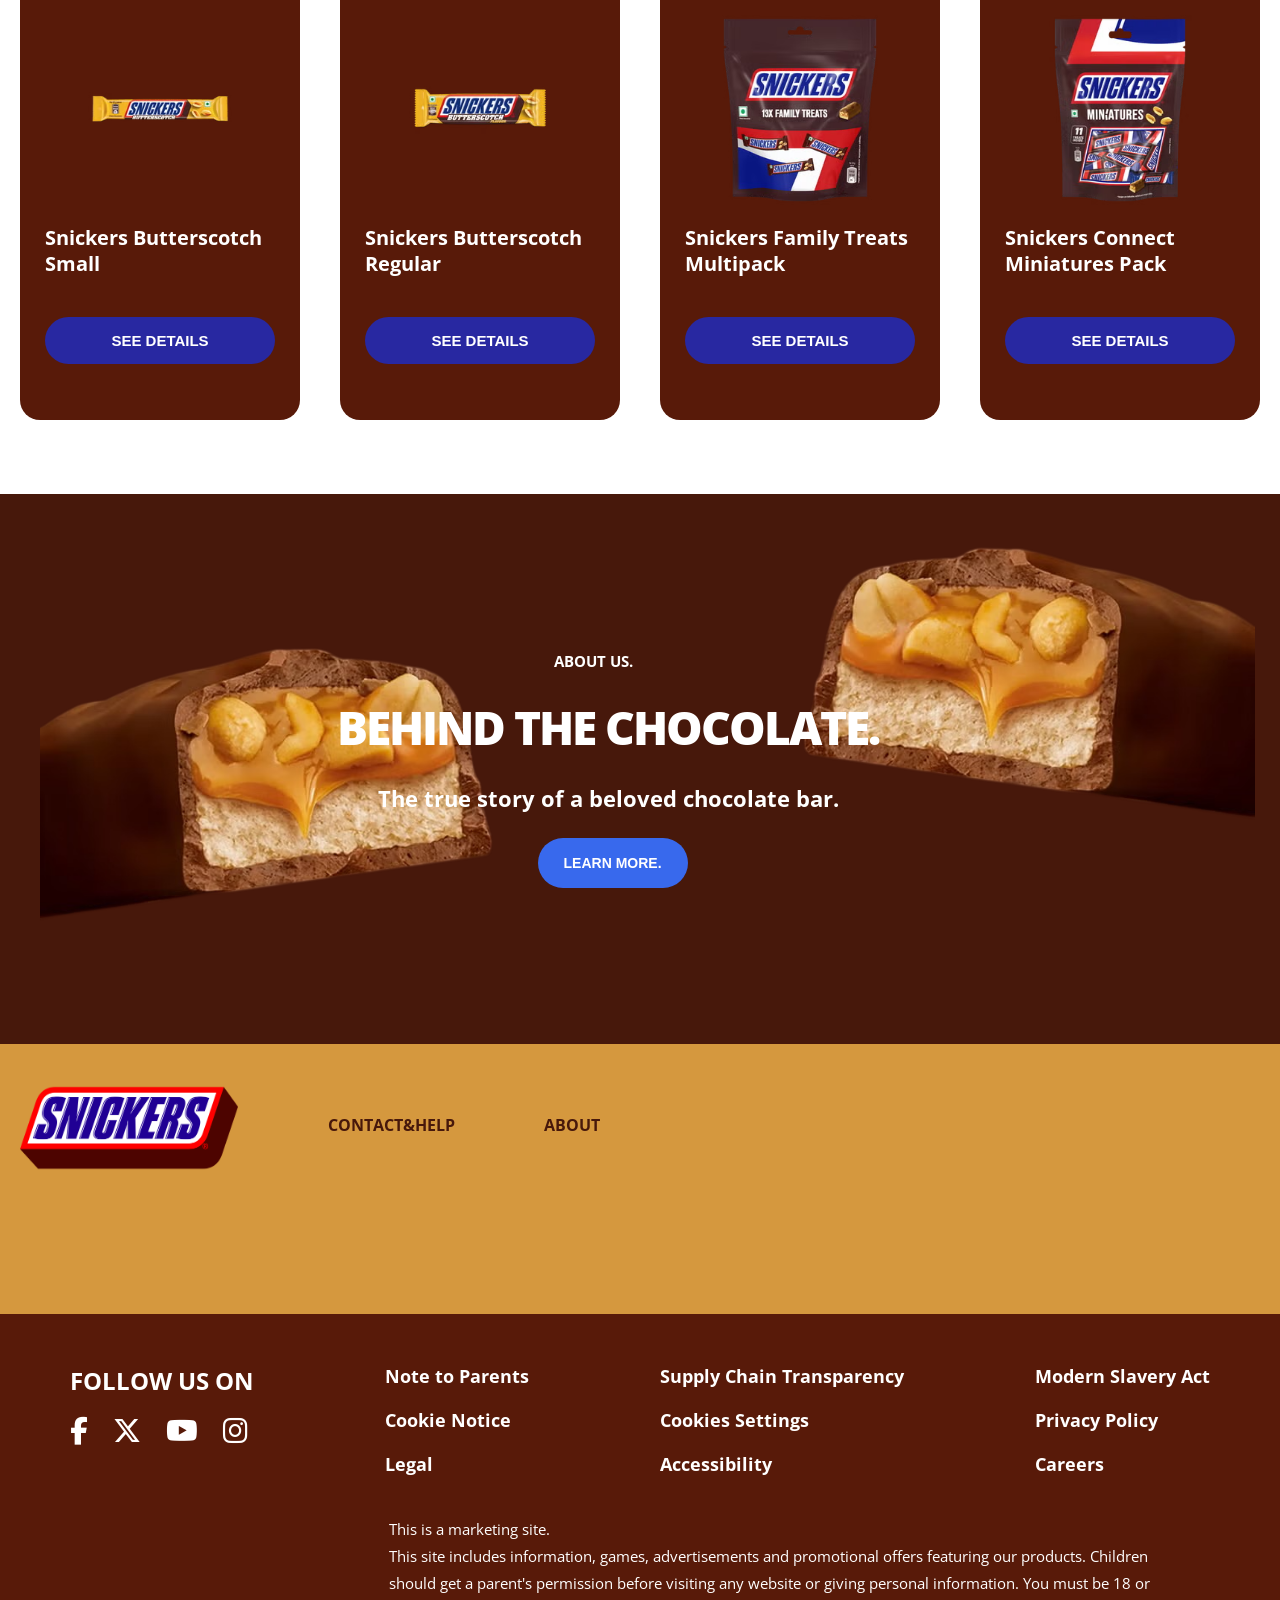
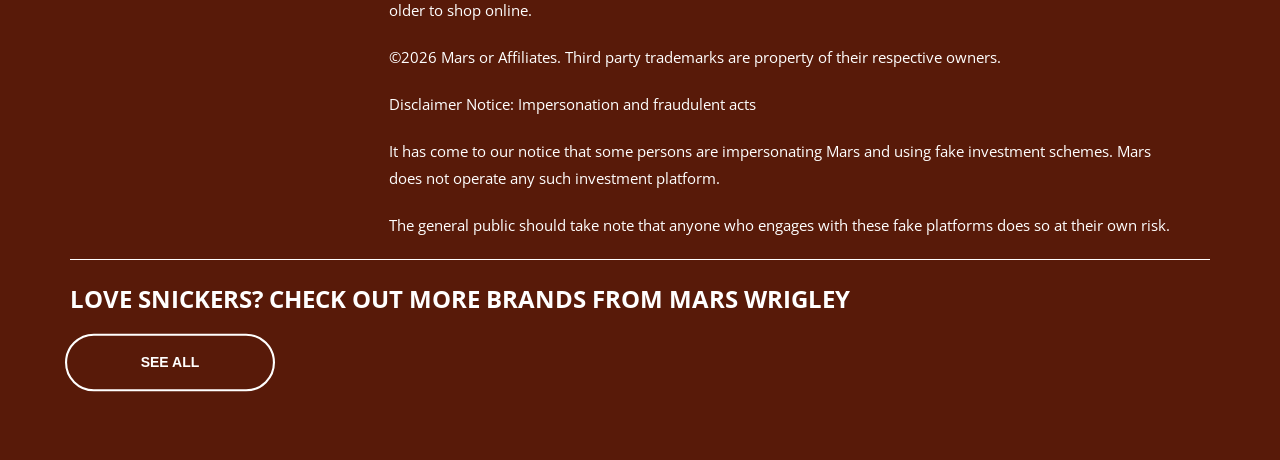
<file: product.html>
<!DOCTYPE html>
<html>
<head>
    <meta charset="UTF-8">
    <meta name="viewport" content="width=device-width, initial-scale=1.0">
    <link rel="preconnect" href="https://fonts.googleapis.com">
    <link rel="preconnect" href="https://fonts.gstatic.com" crossorigin>
    <link href="https://fonts.googleapis.com/css2?family=Open+Sans:ital,wght@0,300..800;1,300..800&display=swap" rel="stylesheet">
    <title>Product</title>
    <link rel="stylesheet" href="https://cdnjs.cloudflare.com/ajax/libs/font-awesome/6.6.0/css/all.min.css">
    <link rel="stylesheet" href="./product.css">
</head>
<body>
    <header>
        <nav>
            <img src="./photos/LOGO.png" alt="">
            <ul>
            <li><a href="#">OUR PRODUCT</a></li>
            <li><a href="./recipe.html">RECIPES</a></li>
            <li><a href="./about.html">ABOUT</a></li>
            <li><a href="contact.html">CONTACT & HELP</a></li>
        </ul>
        </nav>
        <div class="navbot">
          <span><a href="./index.html">HOME</a></span>
          <span style="color: #f6b42d;">/</span>
          <span>SNICKERS PRODUCT</span>
          </div>
    </header>
    <section class="cnt1">

        <div class="hd1">
        <h5>YOUR FAVOURITE SNICKERS.</h5>
        <h1>GOOD THINGS COME IN THESE PACKAGES.</h1>
         <div class="ln1"></div>
        </div>
    </section>
    <section class="sec2">
        <h1>whole family</h1>
         <div class="ln2"></div>
         <div class="products">
          <div class="card">
        <img src="./photos/product/bx sn.avif" alt="">
        <h3>Snickers Bar</h3>
        <button>SEE DETAILS</button>
    </div>
    <div class="card">
        <img src="./photos/product/stick.avif" alt="">
        <h3>Snickers Stick</h3>
        <a href=""><button>SEE DETAILS</button></a>
    </div>
    <div class="card">
        <img src="./photos/product/sn10.avif" alt="">
        <h3>Snickers Rs 10</h3>
        <button>SEE DETAILS</button>
    </div>
    <div class="card">
        <img src="./photos/product/almond bar.avif" alt="">
        <h3>Snickers Almond</h3>
        <button>SEE DETAILS</button>
    </div>
    <div class="card">
        <img src="./photos/product/sn butterscotch.avif" alt="">
        <h3>Snickers Butterscotch Small</h3>
        <button>SEE DETAILS</button>
    </div>
    <div class="card">
        <img src="./photos/product/sn butterscotch bg.avif" alt="">
        <h3>Snickers Butterscotch Regular</h3>
        <button>SEE DETAILS</button>
    </div>
    <div class="card">
        <img src="./photos/product/multipack.avif" alt="">
        <h3>Snickers Family Treats Multipack</h3>
        <button>SEE DETAILS</button>
    </div>
    <div class="card">
        <img src="./photos/product/connect miniatures.avif" alt="">
        <h3>Snickers Connect Miniatures Pack</h3>
        <button>SEE DETAILS</button>
    </div>
    </div>
<!-- <div class="more">
    <button>SEE MORE</button>
</div> -->
    </section>
    <section class="sec3">
        <!-- Left Image -->
        <div class="chocolate chocolate-left">
            <img src="./photos/product/WhatsApp Photoroom.png" alt="Chocolate">
        </div>
        <!-- Center Content -->
        <div class="content">
            <p>ABOUT US.</p>
            <h1>BEHIND THE CHOCOLATE.</h1>
            <h2>
                The true story of a beloved chocolate bar.
            </h2>
            <button>LEARN MORE.</button>
            <!-- <img src="./photos/product/WhatsApp Photoroom.png" alt="Chocolate"> -->
        </div>
    </section>

<section class="sec7">
    <img src="./photos/LOGO.png" alt="">
     <span> Contact&Help</span>
        <span>About</span>
</section>
<footer>
    <div class="top-footer">
        <div class="social">
            <h3>FOLLOW US ON</h3>
            <div class="icons">
                <i class="fa-brands fa-facebook-f"></i>
                <i class="fa-brands fa-x-twitter"></i>
                <i class="fa-brands fa-youtube"></i>
                <i class="fa-brands fa-instagram"></i>
            </div>
        </div>
        <div class="links">
            <a href="#">Note to Parents</a>
            <a href="#">Cookie Notice</a>
            <a href="#">Legal</a>
        </div>

        <div class="links">
            <a href="#">Supply Chain Transparency</a>
            <a href="#">Cookies Settings</a>
            <a href="#">Accessibility</a>
        </div>

        <div class="links">
            <a href="#">Modern Slavery Act</a>
            <a href="#">Privacy Policy</a>
            <a href="#">Careers</a>
        </div>

    </div>
    <div class="content1">
        <p>
            This is a marketing site.
            <br>
            This site includes information, games, advertisements and promotional offers featuring our products.
            Children should get a parent's permission before visiting any website or giving personal information.
            You must be 18 or older to shop online.
        </p>

        <p>
            ©2026 Mars or Affiliates. Third party trademarks are property of their respective owners.
        </p>

        <p>Disclaimer Notice: Impersonation and fraudulent acts</p>

        <p>
            It has come to our notice that some persons are impersonating Mars and using fake investment schemes.
            Mars does not operate any such investment platform.
        </p>
        <p>
            The general public should take note that anyone who engages with these fake platforms does so at their own risk.
        </p>
    </div>
    <div class="ln3"></div>
<br>
    <h2>LOVE SNICKERS? CHECK OUT MORE BRANDS FROM MARS WRIGLEY</h2>
    <button>SEE ALL</button>
</footer>
   

</body>
</html>
</file>
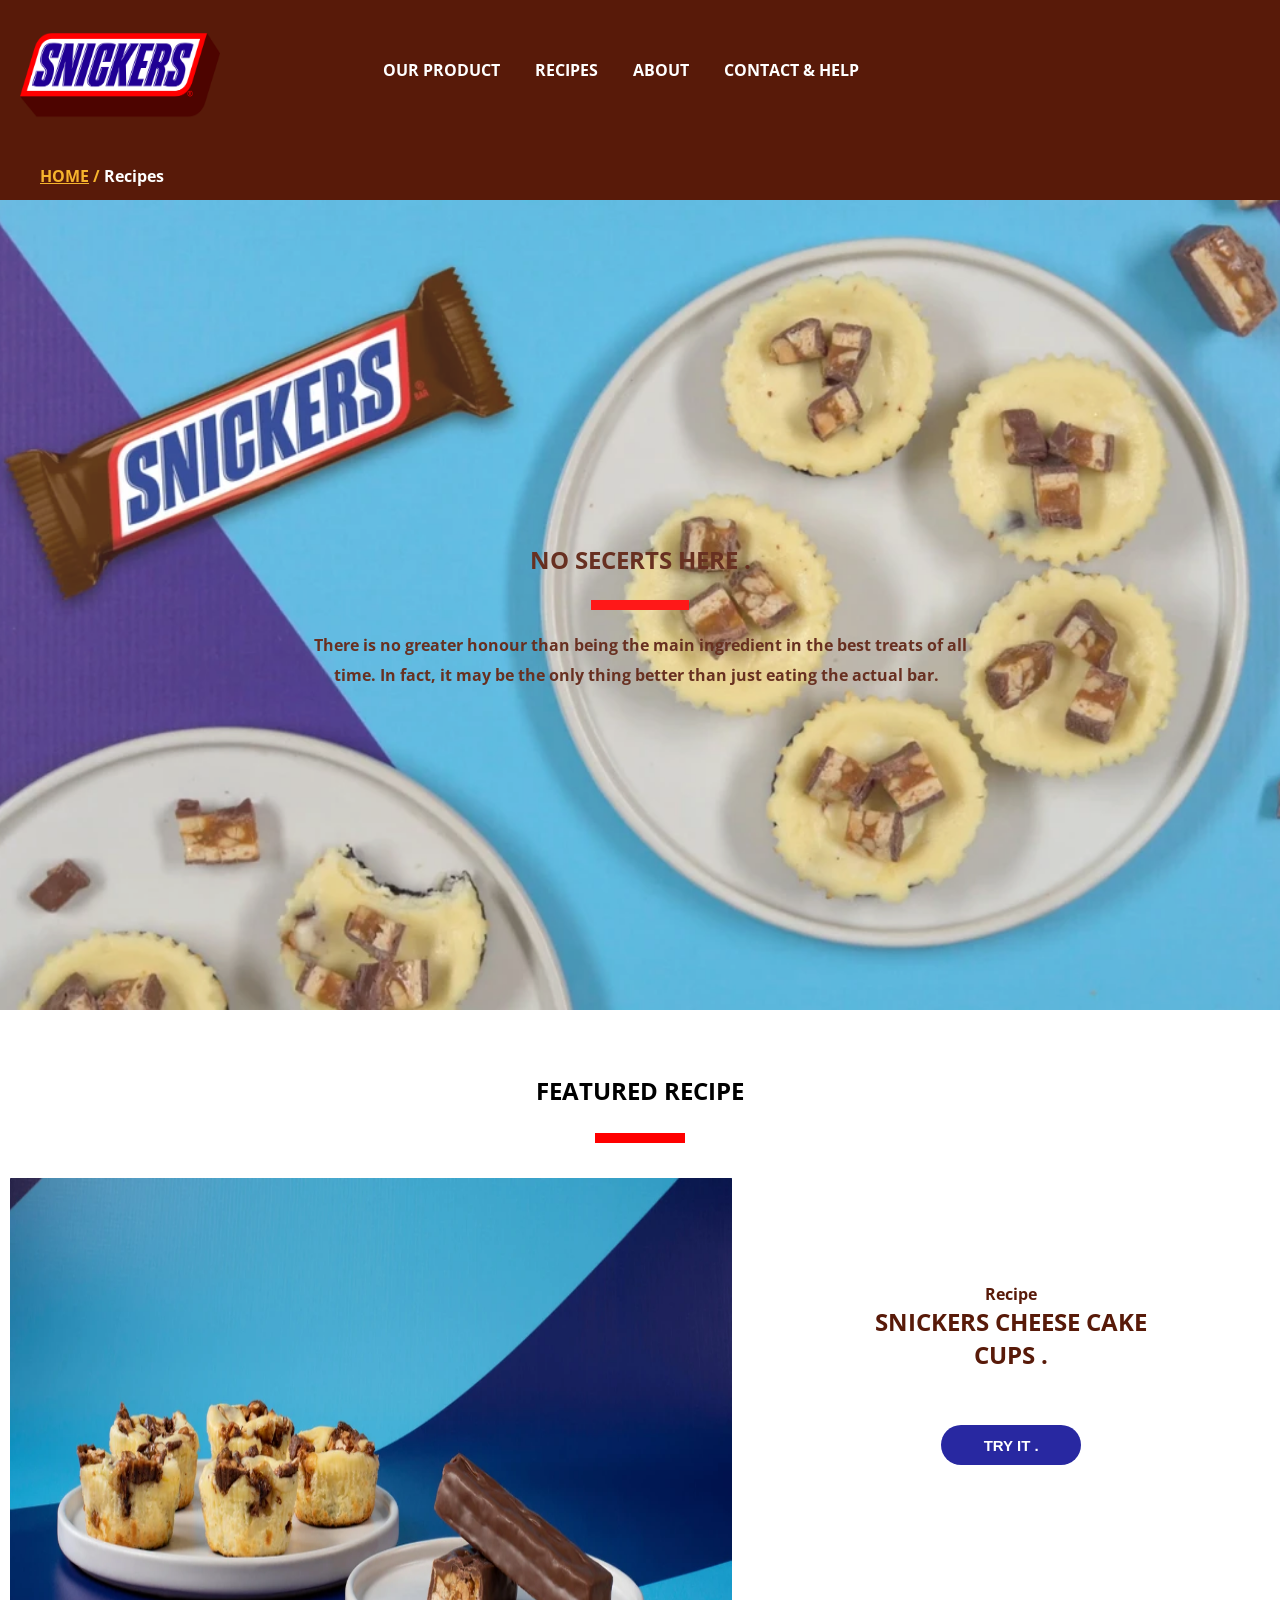
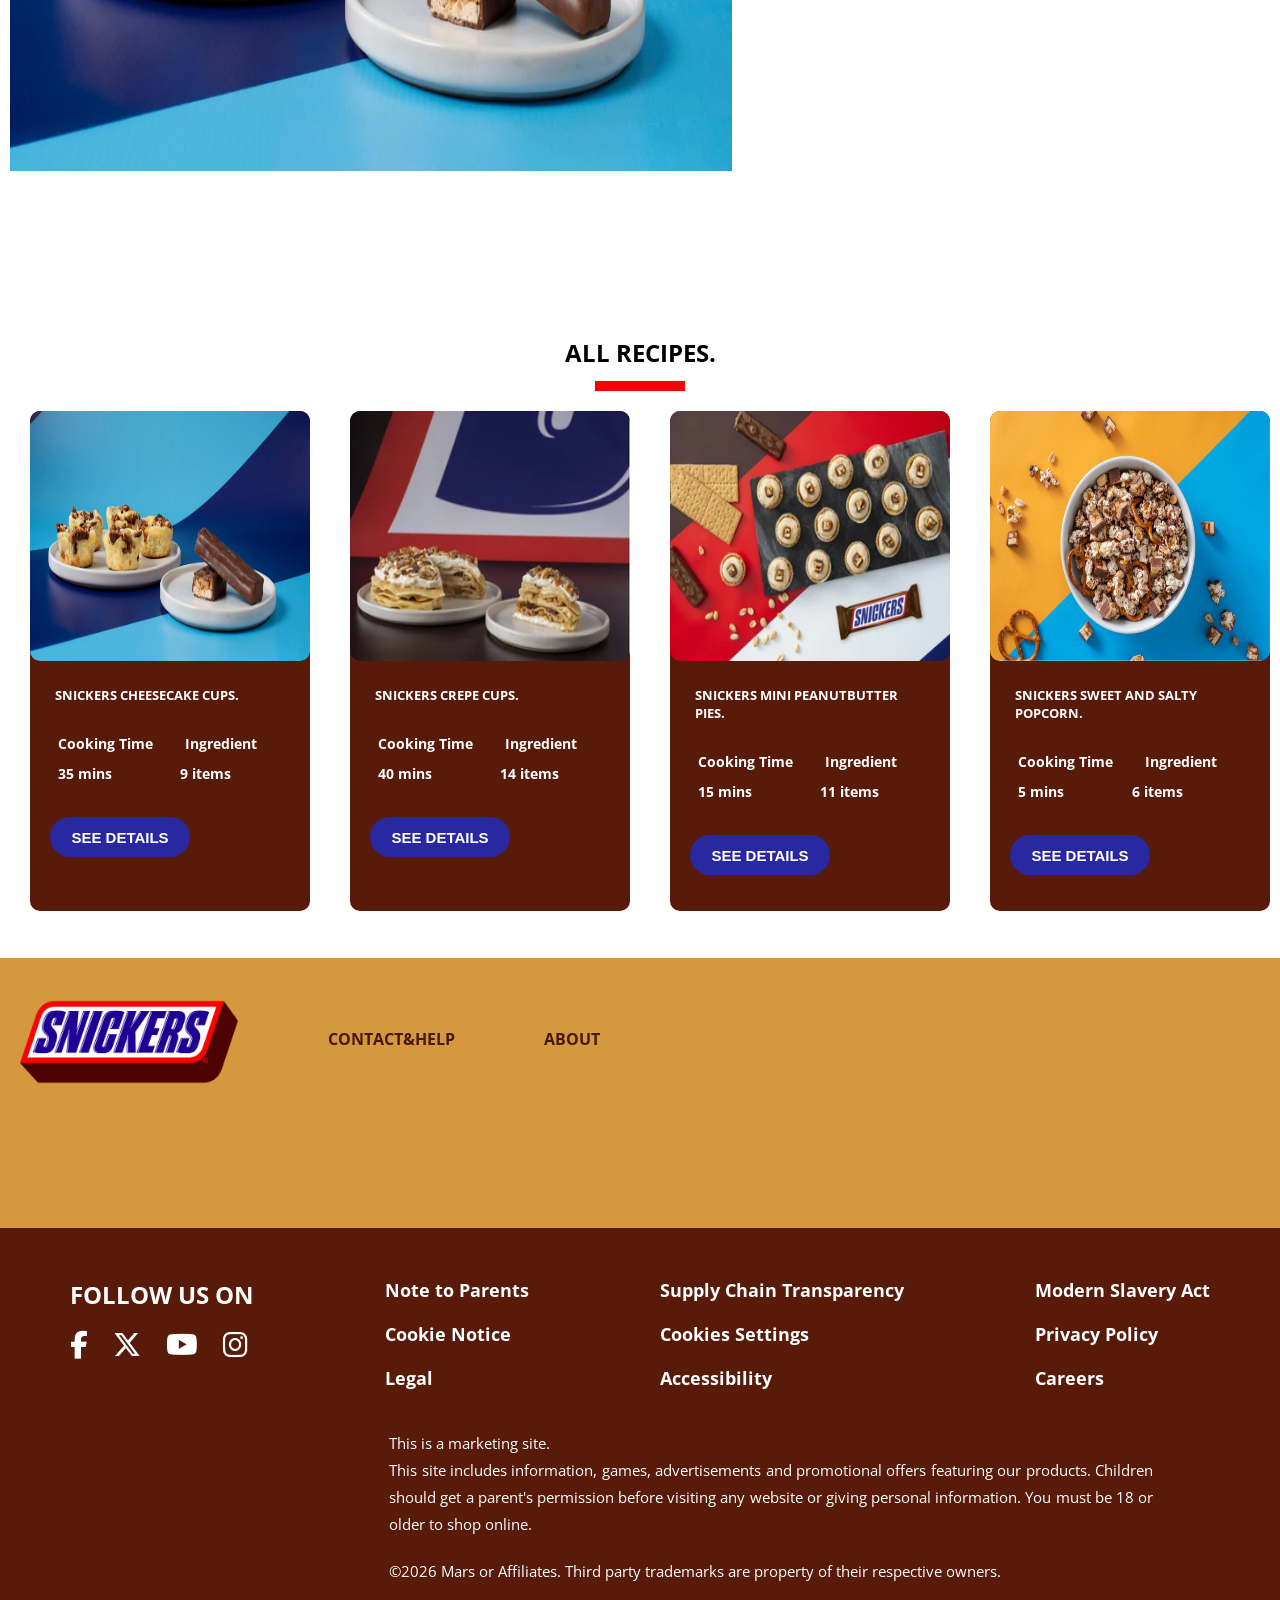
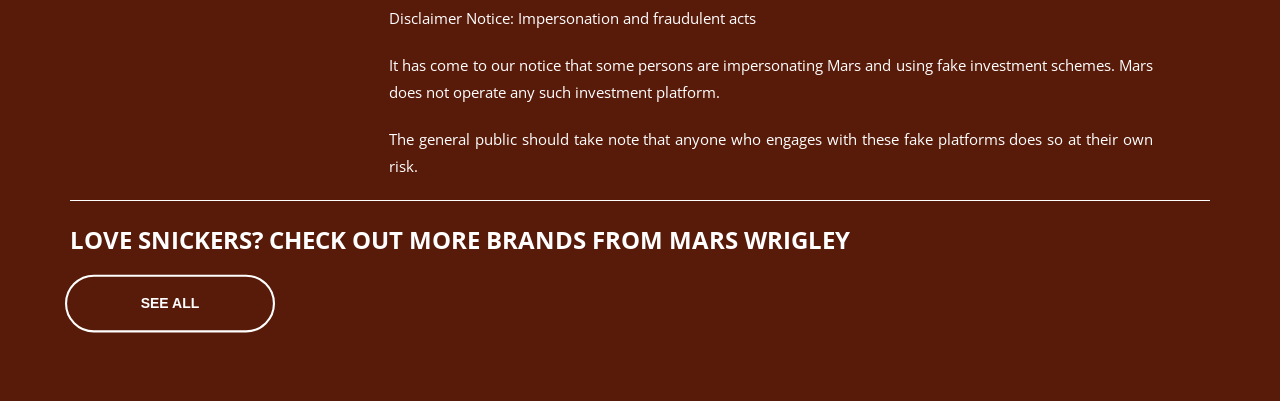
<file: recipe.html>
<!DOCTYPE html>
<html>
<head>
    <meta charset="UTF-8">
    <link rel="stylesheet" href="./recipe.css">
    <link rel="preconnect" href="https://fonts.googleapis.com">
    <link rel="preconnect" href="https://fonts.gstatic.com" crossorigin>
    <link href="https://fonts.googleapis.com/css2?family=Open+Sans:ital,wght@0,300..800;1,300..800&display=swap" rel="stylesheet">
    <link rel="stylesheet" href="https://cdnjs.cloudflare.com/ajax/libs/font-awesome/6.6.0/css/all.min.css">
    <meta name="viewport" content="width=device-width, initial-scale=1.0">
    <title>Recipe</title>
</head>
<body>
    <header>
        <nav>
            <img src="./photos/LOGO.png" alt="">
            <ul>
            <li><a href="./product.html">OUR PRODUCT</a></li>
            <li><a href="#">RECIPES</a></li>
            <li><a href="./about.html">ABOUT</a></li>
            <li><a href="./contact.html">CONTACT & HELP</a></li>
        </ul>
        </nav>
        <div class="navbot">
          <span><a href="./index.html">HOME</a></span>
          <span style="color: #f6b42d;">/</span>
          <span>Recipes</span>
          </div>
    </header>
    <section class="sec1">
        <div class="cnt1">
            <h1>no secerts here .</h1>
             <div class="line"></div>
            <p>
            There is no greater honour than being the main ingredient in the best treats of all </p>

            <div class="sp"><p style="margin-left: 20px;">time. In fact, it may be the only thing better than just eating the actual bar. </p></div>
        </div>
    </section>
    <section class="sec2">
        <h1>FEATURED RECIPE</h1>
        <div class="line1"></div>
        <div class="cheese">
        <div class="right1">
            <img src="./photos/Recipes/recipe1.webp" alt="">
        </div>
        <div class="left1">
            <span>Recipe</span>
            <h1>SNICKERS CHEESE CAKE <br>CUPS .</h1>
            <button>TRY IT .</button>
        </div>
        </div>
    </section>
    <section class="sec3">
        <h1>ALL RECIPES.</h1>
        <div class="line2"></div>
        <div class="box">
            <div class="bx">
                <div class="img">
                    <img src="./photos/Recipes/recipe1.webp" alt="">
                </div>
                <div class="down">
                    <h5>Snickers Cheesecake Cups.</h5>
                    <span>Cooking Time</span>
                    <span> Ingredient</span>
                    <br>
                    <span>35 mins</span>
                    <span style="margin-left: 23%;">9 items</span>
                    <button>SEE DETAILS</button>
                </div>
            </div>
            <div class="bx">
                <div class="img">
                    <img src="./photos/Recipes/bx2.webp" alt="">
                </div>
                <div class="down">

                     <h5>Snickers Crepe Cups.</h5>
                    <span>Cooking Time</span>
                    <span> Ingredient</span>
                    <br>
                    <span>40 mins</span>
                    <span style="margin-left: 23%;">14 items</span>
                    <button>SEE DETAILS</button>
        
                </div>
            </div>
            <div class="bx">
                <div class="img">
                    <img src="./photos/Recipes/bx3.webp" alt="">
                </div>
                <div class="down">
                     <h5>Snickers mini peanutbutter pies.</h5>
                    <span>Cooking Time</span>
                    <span> Ingredient</span>
                    <br>
                    <span>15 mins</span>
                    <span style="margin-left: 23%;">11 items</span>
                    <button>SEE DETAILS</button>
                    
                </div>
            </div>
            <div class="bx">
                <div class="img">
                    <img src="./photos/bg2" alt="">
                </div>
                <div class="down">

                     <h5>Snickers Sweet and salty popcorn.</h5>
                    <span>Cooking Time</span>
                    <span> Ingredient</span>
                    <br>
                    <span>5 mins</span>
                    <span style="margin-left: 23%;">6 items</span>
                    <button>SEE DETAILS</button>
                    
                </div>
            </div>
        </div>
    </section>
    <br>
<section class="sec7">
    <img src="./photos/LOGO.png" alt="">
     <span> Contact&Help</span>
        <span>About</span>
</section>
<footer>
    <div class="top-footer">
        <div class="social">
            <h3>FOLLOW US ON</h3>
            <div class="icons">
                <i class="fa-brands fa-facebook-f"></i>
                <i class="fa-brands fa-x-twitter"></i>
                <i class="fa-brands fa-youtube"></i>
                <i class="fa-brands fa-instagram"></i>
            </div>
        </div>
        <div class="links">
            <a href="#">Note to Parents</a>
            <a href="#">Cookie Notice</a>
            <a href="#">Legal</a>
        </div>

        <div class="links">
            <a href="#">Supply Chain Transparency</a>
            <a href="#">Cookies Settings</a>
            <a href="#">Accessibility</a>
        </div>

        <div class="links">
            <a href="#">Modern Slavery Act</a>
            <a href="#">Privacy Policy</a>
            <a href="#">Careers</a>
        </div>

    </div>
    <div class="content">
        <p>
            This is a marketing site.
            <br>
            This site includes information, games, advertisements and promotional offers featuring our products.
            Children should get a parent's permission before visiting any website or giving personal information.
            You must be 18 or older to shop online.
        </p>

        <p>
            ©2026 Mars or Affiliates. Third party trademarks are property of their respective owners.
        </p>

        <p>Disclaimer Notice: Impersonation and fraudulent acts</p>

        <p>
            It has come to our notice that some persons are impersonating Mars and using fake investment schemes.
            Mars does not operate any such investment platform.
        </p>
        <p>
            The general public should take note that anyone who engages with these fake platforms does so at their own risk.
        </p>
    </div>
    <div class="ln3"></div>
<br>
    <h2>LOVE SNICKERS? CHECK OUT MORE BRANDS FROM MARS WRIGLEY</h2>
    <button>SEE ALL</button>
</footer>
   

</body>
</html>
</file>
<file: index.css>
*{
    margin: 0;
    padding: 0;
    box-sizing: border-box;
}
body{
  font-family: open sans;
  overflow-x: hidden;
  scroll-behavior: smooth;
}
header{
    width: 100%;
}
nav{
    background-color:#581a09;
    display: flex;
    /* transform: scale(1.05); */
}
nav img{
    width: 200px;
    height: 100px;
    margin: 25px 30px;
}
nav ul{
    list-style: none;
    display: flex;
    justify-content: center;
    font-weight: bold;
    align-items: center;
    margin-left: 31%;
}
nav ul li a{
    padding-left: 35px;
    color: white;
    text-decoration: none;
}
.se1{
    width: 100%;
   height: 90vh;
}
.se1 video{
    width: 100%;
    height: 100%;
    z-index: -1;
    object-fit: cover;
}
.cnt1{
    position: relative;
    margin-left: 50px;
    bottom: 55%;
    color: white;
    font-weight: bold;
}
.cnt1 button{
    width: 170px;
    height: 40px;
    margin-top: 20px;
    border-radius: 20px;
    font-weight: bold;
    font-size: 15px;
    border: none;
    background-color: rgb(40, 40, 161);
    color: white;
    transition:.6s;
}
.cnt1 button:hover{
    background-color: white;
    color: rgb(40, 40, 161);
    transition-duration: 0.5s;
    transform: scale(1.08);
}
.sec2{
    background-color: #581a09;
    height: 90vh;
    width: 100%;
}
.mv0{
    display: flex;
    width: 100%;
    height: 100%;
    padding: 7%;
    padding-top: 10%;
}
.mv{
    width: 50%;
    height: 100%;
}
.mv img{
    animation: move 4s linear infinite;
}
.mv1{
    width: 50%;
    height: 100%;
    text-align: center;
    color: white;
    margin-top: 5%;
}
.mv1 button{
    width: 150px;
    height: 40px;
    margin-top: 40px;
    font-size: 15px;
    border-radius: 20px;
    font-weight: bold;
    border: none;
    background-color: rgb(40, 40, 161);
    color: white;
    transition:.6s;
}
.mv1 button:hover{
    background:white;
    color:rgb(40, 40, 161);
    transition-duration: 0.5s;
    transform: scale(1.08);
}
@keyframes move{
    0%{
        transform: translateY(18px);
    }
    50%{
        transform: translateY(-18px);
    }
    100%{
         transform: translateY(18px);
    }

}

.sec3{
    margin-top: 5%;
    height: 100vh;
}
.sec3 h2{
    text-align: center;
    /* margin-bottom: 25px; */
    line-height: 60px;
    color: #47180b;
}
.ln1{
    width: 100px;
    height: 10px;
    background-color: rgb(223, 66, 66);
    margin: auto;
}
.sli1{
    margin: 3% 2%;
    display: grid;
    grid-template-columns: repeat(4,1fr);
}
.bx{
    height:300px;
    transition:.6s 
}
.bx img{
    /* width: 80%;
    height: 90%; */
    transition:.6s;border-radius: 10px;
}
.bx h3{
    margin: 20px 65px;
}
.bx button{
    width: 150px;
    height: 40px;
    margin: 30px 60px;
    border-radius: 20px;
    font-size: 15px;
    font-weight: bold;
    border: none;
    background-color: rgb(40, 40, 161);
    color: white;
    transition:.6s;
}
.bx img:hover{
    transform: scale(1.1);
    transition: 1s;
    transition:.6s;
    box-shadow: 10px 10px 10px gray;
}

.bx h3:hover{
    color: rgb(40, 40, 161);
    transition-duration: 0.2s;
    transition:.6s;
    cursor: pointer;
}
.bx button:hover{
    background:transparent;
    color:rgb(40, 40, 161);
    transition-duration: 0.5s;
}

.sec4{
    width:100%;
    height:100vh;
    display:flex;
    justify-content:space-between;
    align-items:center;
    padding:0 8%;
    position:relative;
    background-image: url(./photos/bg2);
    background-repeat: no-repeat;
    background-position: center;
    background-size: cover; 
}

.left-cnt h1{
    color:#fff;
    font-size:30px;
    font-weight:900;
    /* line-height:75px; */
    text-transform:uppercase;
}

.btn{
    width: 180px;
    height: 50px;
    margin-left:2%;
    margin-top: 50px;
    border-radius: 20px;
    font-weight: bold;
    font-size: 15px;
    text-decoration: none;
    border: none;
    background-color: rgb(40, 40, 161);
    color: white;
    transition:.6s;
}
.btn:hover{
    background-color: white;
    color: rgb(40, 40, 161);
    transition-duration: 0.5s;
     
}
.product-card{
    width:320px;
    height:520px;
    background:#231615;
    border-radius:25px;
    display:flex;
    flex-direction:column;
    align-items:center;
    justify-content:space-evenly;
    transition:.6s;
}

.tp{
    color:#fff;
    font-weight:700;
    font-size:20px;
    margin-top: 10px;
}

.product-card img{
    width:300px;

}

.product-card h3{
    color:#fff;
    font-size:20px;
    margin: -2% 80px 10% 0%;
}

.details-btn{
    width:240px;
    text-align:center;
    padding:18px;
    background:rgb(40, 40, 161);
    color:#fff;
    text-decoration:none;
    border-radius:40px;
    margin-bottom: 20px;
    transition:.6s;
}
.product-card:hover{
    background-color:rgb(40, 40, 161) ;
    transition-duration: 0.5s;
.details-btn{
    background-color: white;
    color: rgb(40, 40, 161);
    transition-duration: 0.5s;
    transition-timing-function: cubic-bezier(0.075, 0.82, 0.165, 1);
}
.details-btn:hover{
    background-color: rgb(40, 40, 161);
    color: white;
    transition: 0.6s;
}
}
.sec5{
    width: 100%;
    height: 70vh;
}
.sec5 img{
    width: 100%;
    height: 450px;
}
.sec6{
    color: #47180b;
}
.sec6 h1{
    margin-top: 50px;
    text-align: center;
    font-weight: bold;
    margin-bottom: 20px;
    
}
.sec6 .ln2{
    width: 110px;
    height: 10px;
    background-color: rgb(223, 66, 66);
    margin: auto;
    line-height: 50px;
}
.sl2{
    margin-top: 30px;
    display: grid;
    grid-template-columns: repeat(12,1fr);
    column-gap: 15px;
    overflow: scroll;
    scroll-behavior: smooth;
    scrollbar-width:none;
}
.bx1{
    height: 317px;
    width: 317px;
   padding: 10px;
   border-radius: 10px;
}
.bx1 img{
    width: 100%;
    height: 100%;
    border-radius: 10px;
}
.sec7{
    width: 100%;
    height: 30vh;
    background-color:rgba(204, 131, 21, 0.822);
    display: flex;
}
.sec7 img{
    width: 218px;
    height: 98px;
    margin: 35px 0px 0px 20px;
}
.sec7 span{
    margin-left: 7%;
    margin-top: 70px;
    display: flex;
    color: #47180b;
    text-transform: uppercase;
}
footer{
    background-color:#581a09;
    height: 120vh;
    color:white;
    padding:50px 70px;
}

.top-footer{
    display:flex;
    justify-content:space-between;
    flex-wrap:wrap;
    margin-bottom:40px;
}

.social h3{
    font-size:24px;
    margin-bottom:20px;
}

.icons{
    display:flex;
    gap:25px;
}

.icons i{
    font-size:28px;
    cursor:pointer;
    transition:.3s;
}

.icons i:hover{
    color:#f6b42d;
    transform:scale(1.2);
}

.links{
    display:flex;
    flex-direction:column;
    gap:20px;
}

.links a{
    color:#fff;
    margin-left: 20px;
    text-decoration:none;
    font-size:18px;
    font-weight:bold;
}

/* .links a:hover{
    color:#f6b42d;
} */
.content{
    width:70%;
    padding-left: 20%;
    text-align: justify;
}

.content p{
    font-size:15px;
    line-height:1.8;
    margin-bottom:20px;
}

/* .content h4{
    margin-bottom:15px;
    font-size:15px;
} */
.ln3{
width: 100%;
height: 1px;
background-color: white;
}
footer button{
    width:200px;
    margin-top: 20px;
    text-align:center;
    font-weight: bold;
    padding:18px;
    background:transparent;
    color:white;
    transform: scale(1.05);
    text-decoration:none;
    border: 2px solid white;
    border-radius:40px;
    margin-bottom: 20px;
    transition:.6s;
}
footer button:hover{
    background-color: white;
    color: rgb(40, 40, 161);
     transform: scale(1.10);
      /* transform: skewX(45deg); */
}


/* media querry */


/* ========= Mobile (<576px) ========= */
@media (max-width:575.98px){


header{
        height:auto;
        padding:20px 0;
}

nav{
        flex-direction:column;
        align-items:center;
}

nav img{
        width:150px;
        height:auto;
        margin-left: -40%;
}

nav ul{
        /* flex-direction:column; */
        margin:20px 0;
        gap:15px;
}

nav ul li a{
        padding:0;
}

.se1,
.sec2,
.sec3,
.sec4,
.sec5,
.sec7,
footer{
    height:auto;
}
.se1{
    margin-top: -18px;
}

.cnt1{
    position:absolute;
    bottom:32%;
    left:20px;
    right:20px;
    margin:0;
}

    .cnt1 h1{
        font-size:28px !important;
    }

    .cnt1 button{
        width:140px;
    }

    .mv0{
        flex-direction:column;
        text-align:center;
    }
    .mv,
    .mv1{
        width:100%;
    }
    .sec3{
        margin-bottom: 10%;
    }
    .mv img{
        width:80%;
    }

    .sli1{
        grid-template-columns:1fr;
        gap:40px;
        text-align:center;
    }

    .bx img{
        width:50%;
        
    }
    .bx{
        column-gap: 30px;
    }
    .bx h3,
    .bx button{
        margin-left:auto;
        margin-right:auto;
        margin-top: 1%;
    }

    .sec4{
        flex-direction:column;
        gap:30px;
        padding:40px 20px;
        text-align:center;
    }

    .product-card{
        width:100%;
        max-width:320px;
    }

    .product-card img{
        width:90%;
    }

    .sec5 img{
        height:auto;
    }

    .sl2{
        grid-template-columns:repeat(6,150px);
        column-gap: 40%;
    }

    .sec7{
        flex-direction:column;
        align-items:center;
        padding:20px;
        text-align:center;
    }

    .sec7 span{
        margin:10px 0;
    }

    .top-footer{
        flex-direction:column;
        gap:30px;
    }

    .content{
        width:100%;
        margin:0;
    }
    .content p{
        margin-left: -16%;
    }

}

/* ========= Small Devices (576px-767.98px) ========= */
@media (min-width:576px) and (max-width:767.98px){

    nav{
        flex-direction:column;
        align-items:center;
    }

    nav ul{
        flex-wrap:wrap;
        justify-content:center;
        margin:20px 0;
    }

    .mv0,
    .sec4{
        flex-direction:column;
        text-align:center;
    }
    .mv img{
        width: 50%;
    }
    .mv,
    .mv1{
        width:100%;
    }
    .bx{
        margin-left: 10%;
    }
    .sli1{
        grid-template-columns:repeat(4,1fr);
        gap:10px;
        overflow: scroll;
        height: 450px;
        margin-left: 1%;
        scrollbar-width: none;
        margin-top: 5%;
        /* margin-left: 10px; */
    }
    .bx h3{
        margin-left: -1%;
        font-size: 18px;
    }
    .bx button{
        margin-left: -10%;
    }
    
    .bx img{
        width:80%;
    }
    .product-card{
        width:320px;
        height: 600px;
        margin: 10px 0px;
    }

    .sec5 img{
        height:auto;
    }
    .sec6{
       margin-top: -20%;
    }

    .top-footer{
        justify-content:center;
        gap:30px;
    }

    .content{
        width:100%;
      
    }
    .content p{
       
    }
    .sec3,
    .sec4,
    .sec2,
    footer{
        height:auto;
    }

}

/* ========= Tablets (768px-991.98px) ========= */
@media (min-width:768px) and (max-width:991.98px){

    nav ul{
        margin-left:5%;
        flex-wrap:wrap;
    }

    .mv img{
        width:100%;
    }
    .sec2{
        height: 60%;
    }
    .sec5{
        margin-bottom: -15%;
    }
    .sec3{
        width: 100%;
        height: 100%;
        margin-left: 4%;
    }
    .sli1{
        grid-template-columns:repeat(2,1fr);
        row-gap:10px;
        margin-left: 5%;
    }
    .bx{
        width: 50%;
        height: 50%;
    }
    .bx h3{
        text-align: justify;

    }

    .sec4{
        flex-direction:column;
        gap:40px;
        text-align:center;
        padding:50px;
        height:auto;
    }

    .top-footer{
        justify-content:space-around;
    }

    .content{
        width:100%;
        margin:0;
    }

}

/* ========= Large Devices (992px-1199.98px) ========= */
@media (min-width:992px) and (max-width:1199.98px){

    nav ul{
        margin-left:15%;
    }
    .sec2{
        height: 500px;
    }
    .mv img{
        width: 100%;
    }
    .sec3{
        margin-bottom: -20%;
        height: 100%;
        width: 100%;
        margin-bottom: 2%;
    }

    .sli1{
        gap:25px;
    }
    .sli1{
        height: 500px;
        grid-template-columns: repeat(4,1fr);
        overflow: scroll;
        scrollbar-width: none;
    }
    .sec4{
        padding:40px;
    }
    .product-card{
        width:300px;
    }

    .content{
        width:90%;
        margin:auto;
    }

}

/* ========= Extra Large (1200px-1399.98px) ========= */
@media (min-width:1200px) and (max-width:1399.98px){

    nav ul{
        margin-left:22%;
    }

    .sli1{
        grid-template-columns:repeat(4,1fr);
        gap:15px;
    }

    .content{
        width:85%;
        margin:auto;
    }

}
</file>
<file: about.css>
*{
    margin: 0;
    padding: 0;
    box-sizing: border-box;
}
body{
    font-family:open sans;
    overflow-x: hidden;
    scroll-behavior: smooth;
    /* color: white; */
}
header{
    width: 100%;
    height: 200px;
    background-color:#581a09;
}
nav{
    display: flex;
}
nav img{
    width: 200px;
    height: 100px;
    margin-top: 25px;
    margin-left: 20px;
}
nav ul{
    list-style: none;
    display: flex;
    justify-content: center;
    font-weight: bold;
    align-items: center;
    margin-left: 15%;
    margin-top: 15px;
}
nav ul li a{
    padding-left: 35px;
    color: white;
    text-decoration: none;
}
.navbot{
    margin: 40px 0px 0px 40px;
    font-weight: bold;
}
.navbot span a{
    color: #f6b42d;
}
.navbot span a:hover{
    color: red;
}
.navbot span{
    column-gap: 10px;
    color: white;
}
.abt1{
    width: 100%;
    height: 520px;
    /* background: linear-gradient(70deg(rgb(92, 90, 90),rgb(92, 90, 90),rgb(92, 90, 90))); */
    background-image: url(./photos/About/bg1.webp);
    background-repeat: no-repeat;
    background-position: center;
    background-size: cover; 
    opacity: 0.98;
    z-index: -1;
     display: flex;
     /* flex-direction: column; */
    justify-content: center;
    align-items: center;
}
.line{
     width: 100px;
    height: 10px;
    background-color: rgb(223, 66, 66);
    margin: auto;
    margin-top: 10px;
    margin-bottom: 5px;
}
.cnt{
    color:  #410c00;
    /* color:#581a09; */
    line-height: 50px;
    font-weight: bold;
}
.cnt h5{
    text-align: center;
}
.cnt p{
     text-align: center;

}
.cnt h1{
    font-size: 50px;
}
.overall{
    overflow: hidden;
}
.abt2,.abt3,.abt4,.abt5,.abt6,.abt7,.abt8{
    width: 100%;
    height: 440px;
}
.cnt1{
    width: 100%;
    height: 100%;
    font-weight: bold;
    display: flex;
    margin-top: 50px;
    padding: 20px;
    transition: 0.6;
}
.right h1{
    margin-bottom: 30px;
    color: rgb(40, 40, 161);
    margin-left: 35px;
}
.right p{
    margin-left: 35px;
    line-height: 30px;
    font-size: 20px;
    text-align: justify;
    color: #410c00;
}
.right{
    width: 50%;
    height: 100%;
    margin-top: 40px;
    animation: sidemove1  linear;
    animation-timeline: view();
}
.left{
    width: 50%;
    height: 100%;
     transition: 0.6;
}
.left img{
    width: 100%;
    height: 100%;
    animation: sidemove 5s linear;
    animation-timeline: view();
   /* animation-range: 0% to 65%; */
}
@keyframes sidemove{
    0%{
        opacity: 0.5;
        /* transform: scale(0.6); */
        transform: translateX(400px);
    }
    50%{
        opacity: 1;
        /* transform: scale(1); */
        transform: translateX(0);
    }
}
@keyframes sidemove1{
    0%{
        opacity: 0.5;
        /* transform: scale(0.6); */
        transform: translateX(-400px);
    }
    50%{
        opacity: 1;
        /* transform: scale(1); */
        transform: translateX(0);
    }
}
.cnt2{
    width: 100%;
    height: 100%;
    font-weight: bold;
    display: flex;;
    padding: 20px;
    transition: 0.6;
}
.right1{
    width: 50%;
    height: 100%;
    transition: 0.6;
}
.right1 img{
    width: 100%;
    height: 100%;
    animation: sidemove1  linear;
    animation-timeline: view();
    /* margin-left: 20px; */
}
.left1{
    width: 50%;
    height: 100%;
    margin-left: 40px;
    margin-top: 20px;
    animation: sidemove 5s linear;
    animation-timeline: view();
    
}
.left1 h1{
    margin-bottom: 30px;
    color: rgb(40, 40, 161);
}
.left1 p{
    text-align: justify;
    line-height: 30px;
    font-weight: bold;
    font-size: 21px;
    color: #410c00;
}
.line1{
    width: 100%;
    margin-top: 20px;
    height: 10px;
    background-color: rgb(40, 40, 161);
}
/* .left,.right1,img:hover{
    transform:translateX(-8px);
    transition-duration: 0.5s;
} */

.abt9{
    width: 100%;
    height: 200px;
    margin-top: 50px;
}

.cnt3{
    width: 100%;
    height: 100%;
    padding-left: 40px;
    line-height: 50px;
}
.cnt3 h1{
    font-size: 40px;
}
.cnt3 p,h1{
    /* color: #581a09; */
    color:  #410c00;
    font-size: 20px;
    font-weight: bold;
}
.cnt3 button{
    width: 230px;
    height: 45px;
    margin-top: 20px;
    border-radius: 20px;
    font-weight: bold;
    font-size: 15px;
    border: none;
    background-color: rgb(40, 40, 161);
    color: white;
    transition:.6s;
}
.cnt3 button:hover{
    background-color: transparent;
    color: rgb(40, 40, 161);
    transition-duration: 0.5s;
    transform: scale(1.08);
}

.sec7{
    width: 100%;
    height: 30vh;
    background-color:rgba(204, 131, 21, 0.822);
    display: flex;
    font-weight: bold;
}
.sec7 img{
    width: 218px;
    height: 98px;
    margin: 35px 0px 0px 20px;
}
.sec7 span{
    margin-left: 7%;
    margin-top: 70px;
    display: flex;
    color: #410c00;
    text-transform: uppercase;
}
footer{
    background-color:#581a09;
    height: 120vh;
    color:white;
    padding:50px 70px;
}

.top-footer{
    display:flex;
    justify-content:space-between;
    flex-wrap:wrap;
    margin-bottom:40px;
}

.social h3{
    font-size:24px;
    margin-bottom:20px;
}

.icons{
    display:flex;
    gap:25px;
}

.icons i{
    font-size:28px;
    cursor:pointer;
    transition:.3s;
}

.icons i:hover{
    color:#f6b42d;
    transform:scale(1.2);
}
.links{
    display:flex;
    flex-direction:column;
    gap:20px;
}

.links a{
    color:#fff;
    margin-left: 20px;
    text-decoration:none;
    font-size:18px;
    font-weight:bold;
}

/* .links a:hover{
    color:#f6b42d;
} */
.content{
    width:70%;
    margin-left: 25%;
    text-align: justify;
}

.content p{
    font-size:15px;
    line-height:1.8;
    margin-bottom:20px;
}
/* .content h4{
    margin-bottom:15px;
    font-size:15px;
} */
.ln3{
width: 100%;
height: 1px;
background-color: white;
}
footer button{
    width:200px;
    margin-top: 20px;
    text-align:center;
    font-weight: bold;
    padding:18px;
    background:transparent;
    color:white;
    transform: scale(1.05);
    text-decoration:none;
    border: 2px solid white;
    border-radius:40px;
    margin-bottom: 20px;
    transition:.6s;
}
footer button:hover{
    background-color: white;
    color: rgb(40, 40, 161);
     transform: scale(1.10);
}


/* =====================================================
   1. Extra Small Devices (max-width:575.98px)
===================================================== */
@media (max-width:575.98px){


header{
        height:auto;
        padding:20px 0;
}

nav{
        flex-direction:column;
        align-items:center;
}

nav img{
        width:150px;
        height:auto;
        margin-left: -40%;
}

nav ul{
        /* flex-direction:column; */
        margin:20px 0;
        gap:15px;
}

nav ul li a{
        padding:0;
}

.navbot{
        margin:10px 7%;
        /* text-align:center; */
}

.abt1{
    height:350px;
    padding:20px;
}

.cnt h1{
    font-size:32px;
}

.cnt p{
    font-size:16px;
}

.abt2,.abt3,.abt4,.abt5,.abt6,.abt7,.abt8{
    height:auto;
}

.cnt1{
    flex-direction:column;
    padding:15px;
}
.cnt2{
    flex-direction: column;
    padding: 15px;
}

.right,
.left,
.right1,
.left1{
    width:100%;
    margin:0;
}

.left img,
.right1 img{
    width:100%;
    height:auto;
    margin-top:20px;
}

.right h1,
.left1 h1{
    margin-left:0;
    text-align:center;
}

.right p,
.left1 p{
    margin-left:0;
    font-size:16px;
    line-height:28px;
}

.abt9{
    height:auto;
}

.cnt3{
    padding:20px;
    text-align:center;
}

.cnt3 h1{
    font-size:28px;
}

.sec7{
    height:auto;
    flex-direction:row;
    align-items:center;
    padding:10px;
}

.sec7 img{
    margin-left:-10px;
    margin-bottom: 15px;
}

.sec7 span{
    margin:15px 10px;
}


footer{
    height:auto;
    padding:30px 20px;
}

.top-footer{
    flex-direction:column;
    gap:30px;
}

.content{
    width:100%;
    margin:20px 0 0;
    text-align:left;
}

.links{
    gap:10px;
}

.links a{
    margin-left:0;
}

footer h2{
    font-size:20px;
}

footer button{
    width:180px;
}
}

/* =====================================================
   2. Small Devices (576px-767.98px)
===================================================== */
@media (min-width:576px) and (max-width:767.98px){

header{
    height:auto;
   
}

nav{
    flex-direction:column;
     margin-bottom: 10px;
}

nav img{
    margin:15px auto;
}

nav ul{
    flex-direction:row;
    margin:20px 0;
}

nav ul li{
    margin:10px 0;
}

.navbot{
    margin: 5px;
   
}

.abt2,.abt3,.abt4,.abt5,.abt6,.abt7,.abt8{
    height:auto;
}

.cnt1,
.cnt2{
    flex-direction:column;
}

.right,
.left,
.right1,
.left1{
    width:100%;
    margin:0;
}


.left img,
.right1 img{
    height:auto;
    margin-top:20px;
}

.right h1,
.left1 h1{
    text-align:center;
    margin-left:0;
}

.right p,
.left1 p{
    margin-left:0;
    font-size:17px;
}

.abt9{
    height:auto;
}

.cnt3{
    text-align:center;
    padding:20px;
}

.sec7{
    flex-direction:column;
    height:auto;
    align-items:center;
}

.sec7 span{
    margin:15px;
}

footer{
    height:auto;
    padding:40px 30px;
}

.top-footer{
    flex-direction:column;
    gap:30px;
}

.content{
    width:100%;
    margin-left:0;
}
}

/* =====================================================
   3. Medium Devices (768px-991.98px)
===================================================== */
@media (min-width:768px) and (max-width:991.98px){

nav{
    flex-direction:column;
    align-items:center;
}

nav ul{
    margin:20px 0;
}

.abt2,.abt3,.abt4,.abt5,.abt6,.abt7,.abt8{
    height:auto;
}

.cnt1,
.cnt2{
    flex-direction:column;
}


.right,
.left,
.right1,
.left1{
    width:100%;
    margin:0;
}

.left img,
.right1 img{
    height:auto;
    margin-top:20px;
}

.right h1,
.left1 h1{
    text-align:center;
    margin-left:0;
}

.right p,
.left1 p{
    margin-left:0;
}

.sec7{
    flex-wrap:wrap;
    justify-content:center;
    height:auto;
}
.sec7 img{
    margin-left:-30%;
    margin-bottom: 20px;

}

footer{
    height:auto;
}

.top-footer{
    gap:30px;
}

.content{
    width:100%;
    margin-left:0;
}
}

/* =====================================================
   4. Large Devices (992px-1199.98px)
===================================================== */
@media (min-width:992px) and (max-width:1199.98px){

nav ul{
    margin-left:5%;
}

nav ul li a{
    padding-left:20px;
}

.right p,
.left1 p{
    font-size:18px;
}
.left img{
    width: 100%;
}
.right{
    margin-right: 40px;
}

.content{
    width:90%;
    margin-left:5%;
}


footer{
    height:auto;
}
}

/* =====================================================
   5. Extra Large Devices (1200px-1399.98px)
===================================================== */
@media (min-width:1200px) and (max-width:1399.98px){

nav ul{
    margin-left:10%;
}

.content{
    width:85%;
    margin-left:10%;
}
.right{
    margin-right: 40px;
}


footer{
    height:auto;
}
}
</file>
<file: contact.css>
*{
    margin: 0;
    padding: 0;
    box-sizing: border-box;
}
body{
   /* font-family: 'Arial Black','Impact', sans-serif ; */
   font-family:open sans;
   scroll-behavior: smooth;
   overflow-x: hidden;
   /* cursor: pointer; */
}
header{
    width: 100%;
    height: 200px;
    background-color: #410c00;
    color: white;
     font-weight: bold;
}
nav{
    display: flex;
    
}
nav img{
    width: 200px;
    height: 100px;
    margin-top: 25px;
    margin-left: 20px;
}
nav ul{
    list-style: none;
    display: flex;
    justify-content: center;
    font-weight: bold;
    align-items: center;
    margin-left: 15%;
    margin-top: 15px;
}
nav ul li a{
    padding-left: 35px;
    color: white;
    text-decoration: none;
}
.navbot{
    margin: 40px 0px 0px 40px;
}
.navbot span a{
    color: #f6b42d;
}
.navbot span a:hover{
    color: red;
}
.navbot span{
    column-gap: 10px;
}
.sec1{
    background-image: url(./photos/img/fab9ac52-d78a-49c5-9b1a-b16500c54afd_DownloadAsJpg.webp);
    /* background: linear-gradient(white,black,white); */
    background-repeat: no-repeat;
    background-position: center;
    background-size: cover; 
    width: 100%;
    height: 90vh;
    opacity: 0.95;
    color: #410c00;
    display: flex;
    justify-content: center;
    align-items: center;
    font-weight: bold;
}
.line{
     width: 100px;
    height: 10px;
    background-color: rgb(223, 66, 66);
    margin: auto;
    margin-top: 10px;
    margin-bottom: 5px;
}
.cnt1{
    line-height: 60px;
    /* color: white; */
}
.cnt1 h1{
    text-align: center;
    font-size: 50px;
}
.cnt1 p{
    text-align: center;
    text-transform: uppercase;
}
.sec2{
    margin-top: 2%;
    width: 100%;
    height:1000px;
    margin-bottom: -10%;
}
.sec2 h1{
    text-align: center;
    margin-bottom: 20px;
}
.overall1{
    width: 100%;
    height: 100%;
    display: flex;
    padding: 20px;
}
.left{
    width: 30%;
    height: 100%;
    /* margin-left: 20px; */
    color: white;
    text-transform: uppercase;
}
.bx{
    width:90%;
    height:320px;
    background-color:  rgb(40, 40, 161);
    border-radius: 10px;
    font-size: 20px;
    line-height: 70px;
    margin-top: 10%;
}
.bx span{
    margin-top: 10px;
    font-weight: bold;
    padding:20px;
}
.bx span:hover{
    border-bottom:2px solid white;
}
.right{
    width: 70%;
    height: 100%;
    margin-top: 5px;
    font-weight: bold;
}
.right input{
    width: 95%;
    height: 5%;
    border-radius: 10px;
    padding: 10px;
    font-weight: bold;
    font-size: 18px;
    border: 2px solid black;
}
.box1{
    width: 95%;
    height: 10%;
    border-radius: 10px;
    display: flex;
    align-items: center;
    margin-top: 20px;
    color: #410c00;
    padding: 20px;
    font-size: 20px;
    border: 2px solid black;
    transition: .3s;
}
.box1:hover{
    background-color: #581a09;
    color: white;
}
/* 
.sec3{
    width: 100%;
    height: 150vh;
    color: rgb(40, 40, 161);
}
.bx2{
    width: 50%;
    height: 80%;
    border-radius: 10px;
    box-shadow: -10px 10px 20px rgb(126, 125, 125),10px -10px 20px rgb(126, 125, 125);
    margin: auto;
    font-weight: bold;
}
.bx2 h1{
    text-align: center;
    padding-top: 20px;
    text-transform: uppercase;

}
.form{
    margin-top: 10%;
    margin-left: 5%;
    border-radius: 10px;

}
select{
    width: 90%;
    height: 50px;
    border-radius: 10px;
}
.form input{
    width: 20%;
    height: 50px;
    border-radius: 10px;
    padding: 10px;
    color: rgb(40, 40, 161);
    border-radius: 10px;
} */


body {
    background: #f8f8f8;
    padding: 40px 20px;
}

.contact-form {
    max-width: 650px;
    margin: auto;
    background: white;
    padding: 35px 45px;
    border-radius: 15px;
    box-shadow: 0 0 10px rgba(0, 0, 0, 0.08);
}

h2 {
    text-align: center;
    font-size: 18px;
    color: #222;
    margin: 15px 0 28px;
}

label {
    display: block;
    font-size: 18px;
    font-weight: bold;
    margin: 15px 0 6px;
    color: #222;
}
input,
select,
textarea {
    width: 100%;
    border: 1px solid #999;
    padding: 12px;
    outline: none;
    font-size: 14px;
}

select {
    border-radius: 25px;
    background: white;
}

input {
    height: 38px;
}

textarea {
    height: 150px;
    resize: none;
    border-radius: 20px;
}

small {
    display: block;
    font-size: 9px;
    margin-top: 5px;
    color: #333;
}

.name-row {
    display: flex;
    gap: 25px;
}

.name-row > div {
    flex: 1;
}

.file-upload {
    height: 38px;
    border: 1px solid #999;
    border-radius: 20px;
    margin-top: 18px;
    padding: 10px 15px;
    display: flex;
    justify-content: space-between;
    align-items: center;
    font-size: 12px;
    font-weight: bold;
}

.file-upload b {
    font-size: 20px;
    font-weight: normal;
}

.captcha {
    width: 300px;
    height: 70px;
    border: 1px solid #ccc;
    margin-top: 10px;
    padding: 15px;
    display: flex;
    align-items: center;
    gap: 10px;
}

.captcha input {
    width: 18px;
    height: 18px;
}

.captcha span {
    font-size: 11px;
}

.captcha strong {
    margin-left: auto;
    color: #4285f4;
    font-size: 22px;
}

.required {
    font-size: 10px;
    margin-top: 15px;
}

button {
    display: block;
    margin: 25px auto;
    width: 80px;
    height: 35px;
    border: none;
    font-size: 15px;
    border-radius: 20px;
    background: #303fa8;
    color: white;
    font-weight: bold;
    cursor: pointer;
    transition: .3s;
    text-decoration: none;
}

button:hover {
    background: transparent;
    color: rgb(40, 40, 161);
}

.privacy {
    font-size: 9px;
    color: #333;
    line-height: 1.5;
    text-align: center;
}

@media (max-width: 600px) {
    .contact-form {
        padding: 25px 20px;
    }

    .name-row {
        flex-direction: column;
        gap: 0;
    }

    .captcha {
        width: 100%;
    }
}

.sec7{
    width: 100%;
    height: 30vh;
    background-color:rgba(204, 131, 21, 0.822);
    display: flex;
    margin-top: 2%;
    font-weight: bold;
}
.sec7 img{
    width: 218px;
    height: 98px;
    margin: 35px 0px 0px 20px;
}
.sec7 span{
    margin-left: 7%;
    margin-top: 70px;
    display: flex;
    color: #47180b;
    text-transform: uppercase;
}
footer{
    background-color:#581a09;
    height: 120vh;
    color:white;
    padding:50px 70px;
}

.top-footer{
    display:flex;
    justify-content:space-between;
    flex-wrap:wrap;
    margin-bottom:40px;
}

.social h3{
    font-size:24px;
    margin-bottom:20px;
}

.icons{
    display:flex;
    gap:25px;
}

.icons i{
    font-size:28px;
    cursor:pointer;
    transition:.3s;
}

.icons i:hover{
    color:#f6b42d;
    transform:scale(1.2);
}
.links{
    display:flex;
    flex-direction:column;
    gap:20px;
}

.links a{
    color:#fff;
    margin-left: 20px;
    text-decoration:none;
    font-size:18px;
    font-weight:bold;
}

/* .links a:hover{
    color:#f6b42d;
} */
.content{
    width:70%;
    padding-left: 8%;
    text-align: justify;
}

.content p{
    font-size:15px;
    line-height:1.8;
    margin-bottom:20px;
}

.content h4{
    margin-bottom:15px;
    font-size:15px;
    color: white;
}
.ln3{
width: 100%;
height: 1px;
background-color: white;
}

footer button{
    width:180px;
    height: 50px;
    margin-top: 20px;
    text-align:center;
    font-weight: bold;
    /* padding:20px; */
    background:transparent;
    color:white;
    transform: scale(1.05);
    text-decoration:none;
    display: inline;
    border: 2px solid white;
    border-radius:40px;
    margin-bottom: 20px;
    transition:.6s;
}
footer button:hover{
    background-color: white;
    color: rgb(40, 40, 161);
     transform: scale(1.10);
}






@media (max-width:575.98px){

header{
        height:auto;
        padding:20px 0;
    }

    nav{
        flex-direction:column;
        align-items:center;
    }

    nav img{
        width:150px;
        height:auto;
        margin-left: -40%;
    }

    nav ul{
        /* flex-direction:column; */
        margin:20px 0;
        gap:15px;
    }

    nav ul li a{
        padding:0;
    }

    .navbot{
        margin:10px 7%;
        /* text-align:center; */
    }

    .sec1{
        height:60vh;
        padding:20px;
    }

    .cnt1 h1{
        font-size:32px;
        line-height:40px;
    }

    .cnt1{
        line-height:40px;
    }

    .sec2{
        height:auto;
        margin-bottom:30px;
    }

    .overall1{
        flex-direction:column;
    }

    .left,
    .right{
        width:100%;
    }

    .bx{
        width:100%;
        height:auto;
        padding:20px 0;
        margin-bottom: 5%;
    }
    .sec2 h1{
        margin-top: 20px;
    }
    .rigth{
        margin-top: -20px;
    }

    .right input,
    .box1{
        width:100%;
    }

    .contact-form{
        width:95%;
        padding:20px;
    }

    .name-row{
        flex-direction:column;
        gap:15px;
    }

    .captcha{
        width:100%;
    }

    .sec7{
        height:auto;
        flex-direction:row;
        align-items:center;
        padding:20px;
        text-align:center;
    }

    .sec7 img{
        margin:0;
    }

    .sec7 span{
        margin:15px 10px;
    }

    footer{
        height:auto;
        padding:30px 20px;
    }

    .top-footer{
        flex-direction:column;
        gap:30px;
    }

    .content{
        width:100%;
        margin-left:0;
    }

    footer button{
        width:40%;

    }
}



@media (min-width:576px) and (max-width:767.98px){

    header{
        height:auto;
        padding:20px;
    }

    nav{
        flex-direction:row;
        /* align-items:center; */
    }

    nav img{
        margin:10px 0;
    }

    nav ul{
        flex-wrap:wrap;
        justify-content:center;
        margin:20px 0;
    }

    nav ul li a{
        padding:15px;
    }

    .navbot{
        text-align:center;
        margin:15px;
    }

    .sec1{
        height:65vh;
    }

    .cnt1 h1{
        font-size:38px;
    }

    .sec2{
        height:auto;
    }

    .overall1{
        flex-direction:column;
    }

    .left,
    .right{
        width:100%;
    }

    .bx{
        width:40%;
        height:auto;
        padding:20px;
        margin-bottom: 20px;
    }

    .right input,
    .box1{
        width:100%;
    }

    .contact-form{
        width:90%;
        margin-top: 10%;
    }

    .sec7{
        flex-direction:column;
        height:auto;
        align-items:center;
        padding:25px;
    }

    .sec7 span{
        margin:15px 0;
    }

    footer{
        height:auto;
        padding:35px;
    }

    .content{
        width:100%;
        margin-left:0;
    }

    footer button{
        width:220px;
    }

}



@media (min-width:768px) and (max-width:991.98px){

    nav ul{
        margin-left:20px;
        flex-wrap:wrap;
    }

    nav ul li a{
        padding-left:20px;
    }

    .sec2{
        height:auto;
    }

    .overall1{
        flex-direction:column;
    }

    .left,
    .right{
        width:100%;
    }

    .bx{
        width:40%;
        height:auto;
        padding:20px;
        margin-bottom: 20px;
    }

    .contact-form{
        width:90%;
        margin-top: 10%;
    }

    .sec7{
        height:auto;
        justify-content:space-around;
        padding:20px;
        margin-top: 5%;
    }

    footer{
        height:auto;
    }

    .content{
        width:100%;
        margin-left:0;
    }

}



@media (min-width:992px) and (max-width:1199.98px){

    nav ul{
        margin-left:8%;
    }

    nav ul li a{
        padding-left:25px;
    }

    .overall1{
        gap:20px;
    }

    .left{
        width:35%;
    }

    .right{
        width:65%;
    }

    .bx{
        width:100%;
    }

    .contact-form{
        width:85%;
    }

    footer{
        height:auto;
    }

    .content{
        width:85%;
        margin-left:12%;
    }

}



@media (min-width:1200px) and (max-width:1399.98px){

    nav ul{
        margin-left:10%;
    }

    .overall1{
        gap:25px;
    }

    .contact-form{
        max-width:850px;
    }

    .content{
        width:80%;
        margin-left:20%;
    }

    footer{
        height:auto;
    }

}
</file>
<file: noobie.css>
*{
    margin: 0;
    padding: 0;
    box-sizing: border-box;
}
body{
    font-family:open sans;
    color: white;
    overflow-x: hidden;
  
}
header{
    width: 100%;
    height: 200px;
    background-color:#581a09;
}
nav{
    display: flex;
}
nav img{
    width: 200px;
    height: 100px;
    margin-top: 25px;
    margin-left: 20px;
}
nav ul{
    list-style: none;
    display: flex;
    justify-content: center;
    font-weight: bold;
    align-items: center;
    margin-left: 15%;
    margin-top: 15px;
}
nav ul li a{
    padding-left: 35px;
    color: white;
    text-decoration: none;
}
/* nav li :focus{
    border: 2px solid rgb(40, 40, 161);
} */
.navbot{
    margin: 40px 0px 0px 40px;
    font-weight: bold;
}
.navbot span a{
    color: #f6b42d;
}
.navbot span a:hover{
    color: red;
}
.navbot span{
    column-gap: 10px;
}
.sec1{
    width: 100%;
    height: 305px;
}
.sec1 img{
    width: 100%;
    height: 100%;
}
.sec2{
    width: 100%;
    height: 60vh;
    display: flex;
}
.img1,.img2{
    width: 50%;
    height: 100%;
}
.img1 img,.img2 img{
    width: 100%;
    height: 100%;
}
.sec30{
    width: 100%;
    height: 60vh;
    display: flex;
}
.left{
    width: 47%;
    height: 100%;
}
.left img{
    width: 100%;
    height: 100%;
}
.right{
    width: 53%;
    height: 100%;
    background-color: #4e2013;
}
.right p{
    font-weight: bold;
    font-size: 20px;
    margin-top:15%;
    display: flex;
    justify-content: center;
    text-align: justify;
}
.sec40{
    width: 100%;
    height: 305px;
}
.sec40 img{
    width: 100%;
    height: 100%;
}


.sec3{
    margin-top: 5%;
    height: 100vh;
}
.sec3 h2{
    text-align: center;
    /* margin-bottom: 25px; */
    line-height: 60px;
    color: #47180b;
}
.ln1{
    width: 100px;
    height: 10px;
    background-color: rgb(223, 66, 66);
    margin: auto;
}
.sli1{
    margin: 3% 2%;
    display: grid;
    grid-template-columns: repeat(4,1fr);
}
.bx{
    height:300px;
    transition:.6s;
    border-radius: 10px;
}
.bx img{
    /* width: 80%;
    height: 90%; */
    transition:.6s;
    border-radius: 10px;
}
.bx h3{
    margin: 20px 65px;
    color: #581a09;
}
.bx button{
    width: 150px;
    height: 40px;
    margin: 30px 60px;
    border-radius: 20px;
    font-size: 15px;
    font-weight: bold;
    border: none;
    background-color: rgb(40, 40, 161);
    color: white;
    transition:.6s;
}
.bx img:hover{
    transform: scale(1.1);
    transition: 1s;
    transition:.6s;
    box-shadow: 10px 10px 10px gray;
}

.bx h3:hover{
    color: rgb(40, 40, 161);
    transition-duration: 0.2s;
    transition:.6s;
    cursor: pointer;
}
.bx button:hover{
    background:transparent;
    color:rgb(40, 40, 161);
    transition-duration: 0.5s;
}

.sec4{
    width:100%;
    height:100vh;
    display:flex;
    justify-content:space-between;
    align-items:center;
    padding:0 8%;
    position:relative;
    background-image: url(./photos/bg2);
    background-repeat: no-repeat;
    background-position: center;
    background-size: cover; 
}

.left-cnt h1{
    color:#fff;
    font-size:30px;
    font-weight:900;
    /* line-height:75px; */
    text-transform:uppercase;
}

.btn{
    width: 180px;
    height: 50px;
    margin-left:2%;
    margin-top: 50px;
    border-radius: 20px;
    font-weight: bold;
    font-size: 15px;
    text-decoration: none;
    border: none;
    background-color: rgb(40, 40, 161);
    color: white;
    transition:.6s;
}
.btn:hover{
    background-color: white;
    color: rgb(40, 40, 161);
    transition-duration: 0.5s;
     
}
.product-card{
    width:320px;
    height:520px;
    background:#231615;
    border-radius:25px;
    display:flex;
    flex-direction:column;
    align-items:center;
    justify-content:space-evenly;
    transition:.6s;
}

.tp{
    color:#fff;
    font-weight:700;
    font-size:20px;
    margin-top: 10px;
}

.product-card img{
    width:300px;

}

.product-card h3{
    color:#fff;
    font-size:20px;
    margin: -2% 80px 10% 0%;
}

.details-btn{
    width:240px;
    text-align:center;
    padding:18px;
    background:rgb(40, 40, 161);
    color:#fff;
    text-decoration:none;
    border-radius:40px;
    margin-bottom: 20px;
    transition:.6s;
}
.product-card:hover{
    background-color:rgb(40, 40, 161) ;
    transition-duration: 0.5s;
.details-btn{
    background-color: white;
    color: rgb(40, 40, 161);
    transition-duration: 0.5s;
    transition-timing-function: cubic-bezier(0.075, 0.82, 0.165, 1);
}
.details-btn:hover{
    background-color: rgb(40, 40, 161);
    color: white;
    transition: 0.6s;
}
}

.sec5{
    width: 100%;
    height: 70vh;
}
.sec5 img{
    width: 100%;
    height: 450px;
}
.sec6{
    width: 100%;
    height: 150px;
    color: #581a09;
    margin-top: 25px;
}
.sec6 h1{
    text-align: center;
    font-size: 50px;
}
.sec6 p{
    text-align: center;
    font-size: 20px;
    background-color: grey;
    color: white;
    margin-bottom: 30px;
}
.sec6 .line1{
    width: 15%;
    height: 10px;
    background-color: red;
    margin: auto;
    margin-top: 10px;
    margin-bottom: 20px;
}
.sec6 .line2{
    width: 20%;
    height: 5px;
    background-color:rgba(40, 40, 161, 0.651);
    margin: auto;
    margin-bottom: 20px;
}


.sec7{
    width: 100%;
    height: 30vh;
    background-color:rgba(204, 131, 21, 0.822);
    display: flex;
    font-weight: bold;
    margin-top: 5%;

}
.sec7 img{
    width: 218px;
    height: 98px;
    margin: 35px 0px 0px 20px;
}
.sec7 span{
    margin-left: 7%;
    margin-top: 70px;
    display: flex;
    color: #47180b;
    text-transform: uppercase;
}
footer{
    background-color:#581a09;
    height: 120vh;
    color:white;
    padding:50px 70px;
}

.top-footer{
    display:flex;
    justify-content:space-between;
    flex-wrap:wrap;
    margin-bottom:40px;
}

.social h3{
    font-size:24px;
    margin-bottom:20px;
}

.icons{
    display:flex;
    gap:25px;
}

.icons i{
    font-size:28px;
    cursor:pointer;
    transition:.3s;
}

.icons i:hover{
    color:#f6b42d;
    transform:scale(1.2);
}
.links{
    display:flex;
    flex-direction:column;
    gap:20px;
}

.links a{
    color:#fff;
    margin-left: 20px;
    text-decoration:none;
    font-size:18px;
    font-weight:bold;
}
.content1{
    padding-left: 22%;
}

/* .links a:hover{
    color:#f6b42d;
} */
.content1 p{
    width:70%;
    margin-left: 28%;
    /* text-align: justify; */
}

.content1 p{
    font-size:15px;
    line-height:1.8;
    margin-bottom:20px;
    margin-left: 28%;
}
/* .content h4{
    margin-bottom:15px;
    font-size:15px;
} */
.ln3{
width: 100%;
height: 1px;
background-color: white;
margin-top: 20px;
}
footer button{
    width:200px;
    margin-top: 20px;
    text-align:center;
    font-weight: bold;
    padding:18px;
    background:transparent;
    color:white;
    transform: scale(1.05);
    text-decoration:none;
    border: 2px solid white;
    border-radius:40px;
    margin-bottom: 20px;
    transition:.6s;
}
footer button:hover{
    background-color: white;
    color: rgb(40, 40, 161);
     transform: scale(1.10);
      /* transform: skewX(45deg); */
}

/* ===================================================
   1. Extra Small Devices (max-width:575.98px)
=================================================== */

@media (max-width:575.98px){

header{
        height:auto;
        padding:20px 0;
}

nav{
        flex-direction:column;
        align-items:center;
}

nav img{
        width:150px;
        height:auto;
        margin-left: -40%;
}

nav ul{
        /* flex-direction:column; */
        margin:20px 0;
        gap:15px;
}

nav ul li a{
        padding:0;
}

.navbot{
        margin:10px 7%;
        /* text-align:center; */
}


.sec1,
.sec40,
.sec5{
    height:auto;
}

.sec1 img,
.sec40 img,
.sec5 img{
    height:auto;
}

.sec2,
.sec30,
.sec4,
.sec7{
    flex-direction:column;
    height:auto;
}

.img1,
.img2,
.left,
.right{
    width:100%;
}

.right{
    padding:30px 20px;
}

.right p{
    margin-top:0;
    font-size:16px;
    text-align:center;
}

.sec3{
    height: auto;
    padding:20px 0;
}

.sli1{
    grid-template-columns:repeat(1,1fr);
    gap:30px;
    height: 100%;
    
}

.bx{
    text-align:center;
    height: 420px;
}
.bx button{
    margin-bottom: 20px;
}

.bx h3,
.bx button{
    margin-left:auto;
    margin-right:auto;
}

.sec4{
    padding:40px 20px;
    gap:40px;
}

.left-cnt{
    text-align:center;
    margin-left: 5%;
}

.product-card{
    width:100%;
    max-width:320px;
}

.product-card img{
    width:90%;
}
.line1{
    width: 50%;
}
.sec6 h1{
    font-size:35px;
}

.sec6 p{
    font-size:16px;
}

.sec7{
    text-align:center;
    padding:20px;
}

.sec7 span{
    margin:20px 0;
}

footer{
    height:auto;
    padding:40px 20px;
}

.top-footer{
    flex-direction:column;
    gap:30px;
}

.content1 p{
    width:100%;
    margin-left:-18%;
}

footer h2{
    font-size:20px;
    text-align:center;
}

footer button{
    display:block;
    margin:30px auto;
}

}


@media (min-width:576px) and (max-width:767.98px){

    header{
    height:auto;
}

nav{
    flex-direction:column;
    align-items:center;
}

nav ul{
    flex-direction:row;
    margin:20px 0;
}

nav ul li{
    margin:10px 0;
}

.navbot{
    /* text-align:center; */
    margin:10px;
    padding-bottom: 10px;
}
.sec1{
    margin-top: -10px;
}

.sec2,
.sec30,
.sec4{
    flex-direction:column;
    height:auto;
}

.img1,
.img2,
.left,
.right{
    width:100%;
}

.right{
    padding:30px;
}

.right p{
    margin-top:0;
    text-align:center;
}

.sli1{
    grid-template-columns:repeat(4,1fr);
    gap:20px;
    height: 500px;
    overflow: scroll;
    scrollbar-width: none;

}
.sli1 .bx{
    /* height: 200px; */
}

.sec3{
    height:auto;
}
.sec4{
    height: 800px;
}
.sec4{
        flex-direction:column;
        gap:30px;
        padding:40px 20px;
        text-align:center;
    }

    .product-card{
        width:100%;
        max-width:320px;
    }

    .product-card img{
        width:90%;
    }
.sec5{
    width: 100%;
    height: 450px;
}

.sec5 img{
    width: 100%;
    height: 100%;
}
.sec6{
    margin-bottom: 10%;
}
.product-card{
    /* margin:auto; */
}

footer{
    height:auto;
}

.top-footer{
    gap:25px;
}

.content1 p{
    width:100%;
    margin-left:0;
}

}


@media (min-width:768px) and (max-width:991.98px){

nav{
    flex-wrap:wrap;
}

nav ul{
    margin-left:5%;
}

nav ul li a{
    padding-left:18px;
}

.sec2,
.sec30,
.sec4{
    height:auto;
}

.right p{
    font-size:18px;
    margin-top:10%;
}

.sli1{
    grid-template-columns:repeat(2,1fr);
    gap:30px;
}

.sec3{
    height:auto;
}

.sec4{
    flex-direction:column;
    gap:40px;
    padding:40px;
}

.product-card{
    margin:auto;
}

footer{
    height:auto;
}

.content1 p{
    width:90%;
    margin-left:5%;
}

}



@media (min-width:992px) and (max-width:1199.98px){

nav ul{
    margin-left:8%;
}

nav ul li a{
    padding-left:20px;
}

.sli1{
    grid-template-columns:repeat(4,1fr);
    gap:20px;
}

.bx img{
    width:100%;
}

.bx h3{
    margin:20px;
    text-align:center;
}

.bx button{
    margin:20px auto;
    display:block;
}

.sec4{
    padding:0 4%;
}

.product-card{
    width:300px;
}

footer{
    height:auto;
}

.content1 p{
    width:90%;
    margin-left:5%;
}

}


@media (min-width:1200px) and (max-width:1399.98px){

nav ul{
    margin-left:10%;
}

.sec4{
    padding:0 6%;
}

.product-card{
    width:310px;
}

.content1 p{
    width:85%;
    margin-left:8%;
}

}
</file>
<file: product.css>
*{
    margin: 0;
    padding: 0;
    box-sizing: border-box;
}
body{
    font-family:open sans;
    color: white;
    overflow-x: hidden;
    scroll-behavior: smooth;
}
header{
    width: 100%;
    height: 200px;
    background-color:#581a09;
}
nav{
    display: flex;
}
nav img{
    width: 200px;
    height: 100px;
    margin-top: 25px;
    margin-left: 20px;
}
nav ul{
    list-style: none;
    display: flex;
    justify-content: center;
    font-weight: bold;
    align-items: center;
    margin-left: 15%;
    margin-top: 15px;
}
nav ul li a{
    padding-left: 35px;
    color: white;
    text-decoration: none;
}
.navbot{
    margin: 40px 0px 0px 40px;
    font-weight: bold;
}
.navbot span a{
    color: #f6b42d;
}
.navbot span a:hover{
    color: red;
}
.navbot span{
    column-gap: 10px;
}

.cnt1{
    width: 100%;
    height: 80vh;
    background-image: url(./photos/product/bg.1.webp);
    background-repeat: no-repeat;
    background-position: center;
    background-size: cover; 
    opacity: 0.98;
} 
.hd1{
    width: 100%;
    height: 100%;
    text-align: center;
    line-height: 40px;
    padding-top: 10%;
}
.hd1 h5{
    /* margin-left: 380px; */
}
.hd1 h1{
    font-size: 40px;
    margin-bottom: 2%;
}
.ln1{
    width: 100px;
    height: 10px;
    background-color: rgb(223, 66, 66);
    margin: auto;
}
.sec2{
    /* color: #581a09; */
    width: 100%;
}
.sec2 h1{
    text-align: center;
     color: #581a09;
     margin-top: 40px;
     line-height: 70px;
     text-transform: uppercase;
}
.ln2{
    width: 100px;
    height: 10px;
    background-color: rgb(223, 66, 66);
    margin: auto;
}
.products{
    margin-top: 30px;
    display:grid;
    row-gap: 20px;
    grid-template-columns:repeat(4,1fr);
}
.card{
    background:#581a09;
    border-radius:20px;
    height:450px;
    width: 300px;
    padding:25px;
    transition:.3s;
    margin-left: 20px;
}
.card:hover{
    transform:translateY(-8px);
}

.card img{
    width:190px;
    margin:20px auto;
    display:block;
}
.card h3{
    color:#fff;
    font-size:20px;
    font-weight:bold;
    line-height:1.3;
}
.card button{
    width:100%;
    padding:15px;
    border:none;
    border-radius:40px;
    background:rgb(40, 40, 161);
    color:#fff;
    font-size:15px;
    font-weight:bold;
    cursor:pointer;
    margin-top: 40px;
     transition:.6s
}
.card:hover{
    background-color:rgb(40, 40, 161) ;
    transition-duration: 0.5s;
}
.card button:hover{
    background-color:white;
    color:rgb(40, 40, 161);
    /* transition:.6s */
}

.sec3 {
    width: 100%;
    height: 550px;
    margin-top: 5%;
    background-color: #47180b;
    position: relative;
    overflow: hidden;
    z-index: 0;
    display: flex;
    justify-content: center;
    align-items: center;
}

/* Center Content */
.content {
    z-index: 2;
    color: white;
    margin-right: 5%;
}
.content p{
    font-size: 15px;
    font-weight: bold;
    margin-bottom: 25px;
    padding-left: 40%;
}
.content h1{
    font-size: 48px;
    font-weight: 900;
    letter-spacing: -2px;
    margin-bottom: 25px;
    text-align: center;
}
.content h2{
    font-size: 22px;
    margin-bottom: 25px;
    text-align: center;
}

.content button {
    border: none;
    background: #3869ed;
    color: white;
    width: 150px;
    height: 50px;
    border-radius: 30px;
    font-size: 14px;
    font-weight: bold;
    cursor: pointer;
    transition: 0.3s;
    margin-left: 37%;

}
button:hover {
    transform: scale(1.08);
    background-color: white;
    color: #3869ed;
}

.chocolate {
    position: absolute;
    z-index: -1;
}

.chocolate-left img {
    /* display: block; */
    width: 98%;
    
}

.chocolate-left {
    left: 40px;
    bottom: 100px;
}


/* Responsive */
@media (max-width: 900px) {

    .chocolate {
        width: 280px;
        opacity: 0.6;
    }

    h1 {
        font-size: 38px;
    }
    h2 {
        font-size: 18px;
    }
}

@media (max-width: 600px) {

    .about-section {
        min-height: 650px;
    }

    .chocolate {
        width: 220px;
        opacity: 0.35;
    }

    .chocolate-left {
        left: -80px;
    }

    .chocolate-right {
        right: -80px;
        top: 30px;
    }

    h1 {
        font-size: 32px;
    }

    .content {
        padding: 20px;
    }
}



.sec7{
    width: 100%;
    height: 30vh;
    background-color:rgba(204, 131, 21, 0.822);
    display: flex;
    font-weight: bold;

}
.sec7 img{
    width: 218px;
    height: 98px;
    margin: 35px 0px 0px 20px;
}
.sec7 span{
    margin-left: 7%;
    margin-top: 70px;
    display: flex;
    color: #47180b;
    text-transform: uppercase;
}
footer{
    background-color:#581a09;
    height: 120vh;
    color:white;
    padding:50px 70px;
}

.top-footer{
    display:flex;
    justify-content:space-between;
    flex-wrap:wrap;
    margin-bottom:40px;
}

.social h3{
    font-size:24px;
    margin-bottom:20px;
}

.icons{
    display:flex;
    gap:25px;
}

.icons i{
    font-size:28px;
    cursor:pointer;
    transition:.3s;
}

.icons i:hover{
    color:#f6b42d;
    transform:scale(1.2);
}
.links{
    display:flex;
    flex-direction:column;
    gap:20px;
}

.links a{
    color:#fff;
    margin-left: 20px;
    text-decoration:none;
    font-size:18px;
    font-weight:bold;
}

/* .links a:hover{
    color:#f6b42d;
} */
.content1 p{
    width:70%;
    margin-left: 28%;
    /* text-align: justify; */
}

.content1 p{
    font-size:15px;
    line-height:1.8;
    margin-bottom:20px;
    margin-left: 28%;
}
/* .content h4{
    margin-bottom:15px;
    font-size:15px;
} */
.ln3{
width: 100%;
height: 1px;
background-color: white;
margin-top: 20px;
}
footer button{
    width:200px;
    margin-top: 20px;
    text-align:center;
    font-weight: bold;
    padding:18px;
    background:transparent;
    color:white;
    transform: scale(1.05);
    text-decoration:none;
    border: 2px solid white;
    border-radius:40px;
    margin-bottom: 20px;
    transition:.6s;
}
footer button:hover{
    background-color: white;
    color: rgb(40, 40, 161);
     transform: scale(1.10);
      /* transform: skewX(45deg); */
}




/* ===========================
   1. Extra Small Devices
   max-width:575.98px
=========================== */
@media (max-width:575.98px){

    header{
        height:auto;
        padding:20px 0;
    }

    nav{
        flex-direction:column;
        align-items:center;
    }

    nav img{
        width:150px;
        height:auto;
        margin:0;
    }

    nav ul{
        /* flex-direction:column; */
        margin:20px 0px;
        gap:15px;
        font-size: 15px;
    }

    nav ul li a{
        padding:0;
    }

    .navbot{
        margin:10px 7%;
        /* text-align:center; */
    }

    .cnt1{
        height:60vh;
    }

    .hd1{
        padding-top:35%;
    }

    .hd1 h1{
        font-size:28px;
        line-height:40px;
        padding:0 15px;
    }

    .products{
        grid-template-columns:1fr;
        justify-items:center;
    }

    .card{
        width:70%;
        margin:0;
    }

    .sec3{
        flex-direction:column;
        height:auto;
        padding:40px 20px;
    }

    .content{
        margin:0;
        text-align:center;
    }

    .content h1{
        font-size:30px;
    }

    .content h2{
        font-size:18px;
    }

    .content p{
        padding-left:0;
    }

    .content button{
        margin-left:0;
    }

    .chocolate{
        position:relative;
        width:180px;
        margin:20px auto;
        opacity:.4;
    }

    .chocolate-left{
        left:0;
        bottom:0;
    }

    .sec7{
        /* flex-direction:column; */
        height:auto;
        align-items:center;
        padding:20px;
        
    }

    .sec7 img{
        margin:0;
    }

    .sec7 span{
        display: flex;
        margin:15px 15px;
    }

    footer{
        height:auto;
        padding:30px 20px;
    }

    .top-footer{
        flex-direction:column;
        gap:30px;
    }
    .top-footer .links{
        text-align: justify;
    }

    .links{
        align-items:center;
    }

    .content1 p{
        width:100%;
        margin-left:0;
    }

    footer h2{
        font-size:20px;
    }

    footer button{
        width:40%;
    }
}

/* ===========================
   2. Small Devices
   576px - 767.98px
=========================== */
@media (min-width:576px) and (max-width:767.98px){

   header{
    height:auto;
}

nav{
    flex-direction:column;
    align-items:center;
}

nav ul{
    flex-wrap:wrap;
    justify-content:center;
    margin-top:20px ;
}

.navbot{
    margin:20px;
    text-align:center;
}

.cnt1{
        height:65vh;
        margin-top: -2.8%;
}
.hd1{
        padding-top: 20%;
}
.hd1 h1{
        font-size:34px;
}

.products{
        grid-template-columns:repeat(2,1fr);
        justify-items:center;
}

.card{
        width:260px;
        margin:0;
}

.sec3{
        flex-direction:column;
        height:500px;
        padding:50px 20px;
    }

    .content{
        margin:0;
    }

    .content p{
        padding-left:0;
        text-align: center;
    }

    .content button{
        margin-left:37%;
    }

    .chocolate{
        position:relative;
        /* top: 30%; */
        width:100%;
        /* opacity:.5; */
    }
    .chocolate img{
        position: absolute;
        top: 60%;
    }
    .sec7{
    
        justify-content:center;
        height:auto;
        padding:20px;
        /* display: flex; */
    }

    .sec7 img{
        margin-left: -28%;
        margin-top: -2%;
    }
    .sec7 span{
        margin:20px;
        
    }

    footer{
        height:auto;
    }
    .top-footer{
        margin-top: 10%;
    }
    .links{
        margin-left: -20px;
    }

    .content1 p{
        width:100%;
        margin-left:0;
    }
}

/* ===========================
   3. Medium Devices
   768px - 991.98px
=========================== */
@media (min-width:768px) and (max-width:991.98px){

    nav{
        flex-direction:column;
        align-items:center;
    }

    nav ul{
        margin:20px;
        flex-wrap:wrap;
        justify-content:center;
    }

    .navbot{
        text-align:center;
        margin:20px;
    }

    .products{
        grid-template-columns:repeat(2,1fr);
        justify-items:center;
    }

    .card{
        width:300px;
        margin:0;
    }

    .sec3{
        flex-direction:column;
        height:auto;
        padding:60px 30px;
    }

    .content{
        margin:0;
        margin-bottom: 10%;
    }
    .cnt1{
        padding-top:20%;
    }

    .content p{
        padding-left:0;
        text-align: center;

    }

    .content button{
        margin-left:37%;
    }

    .chocolate{
        position:relative;
        top: 150px;
        width:550px;

    }
    .sec7{
        height: 150px;
    }

    footer{
        height:auto;
    }

    .content1 p{
        width:100%;
        margin-left:0;
    }
}

/* ===========================
   4. Large Devices
   992px - 1199.98px
=========================== */
@media (min-width:992px) and (max-width:1199.98px){

    nav ul{
        margin-left:8%;
    }

    .products{
        grid-template-columns:repeat(3,1fr);
        justify-items:center;
    }

    .card{
        width:280px;
        margin:0;
    }

    .content h1{
        font-size:40px;
    }

    .content button{
        margin-left:34%;
    }

    footer{
        height:auto;
    }
}

/* ===========================
   5. Extra Large Devices
   1200px - 1399.98px
=========================== */
@media (min-width:1200px) and (max-width:1399.98px){

    .products{
        grid-template-columns:repeat(4,1fr);
        justify-items:center;
    }

    .card{
        width:280px;
        margin:10px;
    }

    .content h1{
        font-size:46px;
    }

    footer{
        height:auto;
    }
}
</file>
<file: recipe.css>
*{
    margin: 0;
    padding: 0;
    box-sizing: border-box;
}
body{
   /* font-family: 'Arial Black','Impact', sans-serif ; */
   font-family:open sans;
   overflow-x: hidden;
   scroll-behavior: smooth;
}
header{
    width: 100%;
    height: 200px;
    background-color:#581a09;
    color: white;
     font-weight: bold;
     z-index: 0;
}
nav{
    display: flex;
    z-index: 0;
    
}
nav img{
    width: 200px;
    height: 100px;
    margin-top: 25px;
    margin-left: 20px;
}
nav ul{
    list-style: none;
    display: flex;
    justify-content: center;
    font-weight: bold;
    align-items: center;
    margin-left: 15%;
    margin-top: 15px;
}
nav ul li a{
    padding-left: 35px;
    color: white;
    text-decoration: none;
}
.navbot{
    margin: 40px 0px 0px 40px;
}
.navbot span a{
    color: #f6b42d;
}
.navbot span a:hover{
    color: red;
}
.navbot span{
    column-gap: 10px;
}
.sec1{
    background-image: url(./photos/Recipes/bg1.webp);
    background-repeat: no-repeat;
    background-position: center;
    background-size: cover; 
    z-index: -2;
    opacity: 0.9;
    width: 100%;
    height: 90vh;
    color: #581a09;
    display: flex;
    justify-content: center;
    align-items: center;
    font-weight: bold;
    margin-bottom: -2%;
    
}
.cnt1 h1{
    text-transform: uppercase;
    text-align: center;
    line-height: 80px;
}
.cnt1 p{
    line-height: 30px;
}
.line{
    width: 15%;
    height: 10px;
    background-color: red;
    margin: auto;
    margin-bottom: 20px;
}
.sec2{
    margin-top: 7%;
    text-align: center;
    height: 100vh;
    margin-bottom: -3%;
    /* background-color: aqua; */
}
.line1{
    width: 7%;
    height: 10px;
    background-color: red;
    margin: auto;
    margin-top: 2%;
    margin-bottom: 2%;
}
.cheese{
    width: 100%;
    height: 90%;
    display: flex;
    color: #581a09;
}
.cheese .right1{
    width: 58%;
    height: 100%;
    padding: 10px;
    transition: .3s;
}
.right1 img:hover{
    transform: scale(1.1);
    transition-duration: 0.6s;
}
.right1 img{
    width: 100%;
    height: 75%;
    transition: .6s;
}
.left1{
    width:42%;
    height: 100%;
    margin-top: 9%;
    font-weight: bold;
}
.left1 button{
     width: 140px;
    height: 40px;
    border-radius: 20px;
    font-weight: bold;
    font-size: 15px;
    border: none;
    background-color: rgb(40, 40, 161);
    color: white;
    transition:.6s;
    margin-top: 10%;
}
.left1 button:hover{
    background-color: transparent;
    color: rgb(40, 40, 161);
    transition-duration: 0.5s;
}
.sec3 {
    height: 600px;
    width: 100%;
    font-weight: bold;
    
}
.sec3 h1{
    text-align: center;
    /* margin-top: 5%; */
}
.line2{
    width: 7%;
    height: 10px;
    background-color: red;
    margin: auto;
    margin-top: 1%;
}
.box{
    display: grid;
    grid-template-columns: repeat(4,1fr);
    margin-top: 20px;
    margin-left: 20px;
    transition: .6s;
}
.bx:hover{
     transform:scale(1.05);
     /* transition-duration: 0.5s; */
     transition: .6s;
}
.bx{
    width: 300px;
    height: 500px;
    background-color: #581a09;
    border-radius: 10px;
    display: flex;
    transition: .6s;
    flex-direction: column;
    color: white;
}
.bx .img{
    width: 100%;
    height: 50%;
}
.bx .img img{
    width: 100%;
    height: 100%;
    border-radius: 10px;
}
.down{
    width: 100%;
    height: 50%;
    /* padding: 20px; */
}
.down h5{
    padding: 25px;
    text-transform: uppercase;
}
.down span{
    margin-left: 28px;
    font-size: 14px;
    line-height: 30px;
}
.down button{
    width: 140px;
    height: 40px;
    border-radius: 20px;
    font-weight: bold;
    font-size: 15px;
    border: none;
    background-color: rgb(40, 40, 161);
    color: white;
    transition:.6s;
    margin-top: 10%;
    margin-left: 20px;
}
.down button:hover{
    background-color:white;
    color:rgb(40, 40, 161);
}


.sec7{
    width: 100%;
    height: 30vh;
    background-color:rgba(204, 131, 21, 0.822);
    display: flex;
    font-weight: bold;
}
.sec7 img{
    width: 218px;
    height: 98px;
    margin: 35px 0px 0px 20px;
}
.sec7 span{
    margin-left: 7%;
    margin-top: 70px;
    display: flex;
    color: #47180b;
    text-transform: uppercase;
}
footer{
    background-color:#581a09;
    height: 120vh;
    color:white;
    padding:50px 70px;
}

.top-footer{
    display:flex;
    justify-content:space-between;
    flex-wrap:wrap;
    margin-bottom:40px;
}

.social h3{
    font-size:24px;
    margin-bottom:20px;
}

.icons{
    display:flex;
    gap:25px;
}

.icons i{
    font-size:28px;
    cursor:pointer;
    transition:.3s;
}

.icons i:hover{
    color:#f6b42d;
    transform:scale(1.2);
}
.links{
    display:flex;
    flex-direction:column;
    gap:20px;
}

.links a{
    color:#fff;
    margin-left: 20px;
    text-decoration:none;
    font-size:18px;
    font-weight:bold;
}

/* .links a:hover{
    color:#f6b42d;
} */
.content{
    width:70%;
    padding-left: 18%;
    text-align: justify;
}

.content p{
    font-size:15px;
    line-height:1.8;
    margin-bottom:20px;
}

/* .content h4{
    margin-bottom:15px;
    font-size:15px;
} */


.ln3{
width: 100%;
height: 1px;
background-color: white;
}

footer button{
    width:200px;
    margin-top: 20px;
    text-align:center;
    font-weight: bold;
    padding:18px;
    background:transparent;
    color:white;
    transform: scale(1.05);
    text-decoration:none;
    border: 2px solid white;
    border-radius:40px;
    margin-bottom: 20px;
    transition:.6s;
}
footer button:hover{
    background-color: white;
    color: rgb(40, 40, 161);
     transform: scale(1.10);
}


/* ===========================
   Responsive Media Queries
=========================== */

/* Mobile Devices */
@media (max-width:575.98px){

header{
        height:auto;
        padding:20px 0;
    }

    nav{
        flex-direction:column;
        align-items:center;
    }

    nav img{
        width:150px;
        height:auto;
        margin-left: -40%;
    }

    nav ul{
        /* flex-direction:column; */
        margin:20px 0;
        gap:15px;
    }

    nav ul li a{
        padding:0;
    }

    .navbot{
        margin:10px 7%;
        /* text-align:center; */
    }


.sec1{
    height:auto;
    padding:70px 20px;
}

.cnt1 h1{
    font-size:30px;
    line-height:45px;
}

.cnt1 p{
    text-align:center;
    line-height:28px;
}

.line,.line1,.line2{
    width:30%;
}

.sec2{
    height:auto;
    padding:40px 20px;
}

.cheese{
    flex-direction:column;
}

.right1,
.left1{
    width:100%;
}

.right1 img{
    width: 120%;
    height:auto;
    margin-left: 30%;
}

.left1{
    margin-top:30px;
    text-align:center;
}

.sec3{
    height:auto;
    padding:30px 20px;
    column-gap: 20px;
}

.box{
    grid-template-columns:1fr;
    gap:20px;
    margin:20px 0;
    justify-items:center;
}
.bx{
    width:100%;
    max-width:360px;
    height:450px;
}

.sec7{
    height:auto;
    flex-direction:row;
    align-items:center;
    padding:20px;
}

.sec7 img{
    margin:0;
}

.sec7 span{
    margin:15px 10px;
}


footer{
    height:auto;
    padding:30px 20px;
}

.top-footer{
    flex-direction:column;
    gap:30px;
}

.content{
    width:100%;
    margin:20px 0 0;
    text-align:left;
}

.links{
    gap:10px;
}

.links a{
    margin-left:0;
}

footer h2{
    font-size:20px;
}

footer button{
    width:180px;
}
}

/* Small Devices */
@media (min-width:576px) and (max-width:767.98px){

header{
    height:auto;
}

nav{
    flex-direction:column;
    align-items:center;
}

nav ul{
    flex-wrap:wrap;
    justify-content:center;
    margin:20px 0;
}

.navbot{
    margin:20px;
    text-align:center;
}
.sec1 .sp{
    margin-left: -20px;
}
.sec1{
    height:auto;
    padding:80px 30px;
}
.line,.line1,.line2{
    width:20%;
}

.cheese{
    flex-direction:column;
}

.right1,
.left1{
    width:100%;
    height: auto;
}
.right1 img{
    width: 120%;
    margin-left:25%;
}

.left1{
    text-align:center;
    margin-top:30px;
}

.sec2,
.sec3{
    height:auto;
}
.sec2{
    margin-bottom: 5%;
}

.box{
    grid-template-columns:repeat(2,1fr);
    gap:20px;
    margin:20px;
    justify-items:center;
}

.bx{
    width:250px;
    height:450px;
}

.sec7{
    flex-direction:row;
    height:150px;
    align-items:center;
    padding:20px;
}
footer{
    height:auto;
    padding:40px 30px;
}

.content{
    width:100%;
    margin-left:0;
}
}

/* Medium Devices */
@media (min-width:768px) and (max-width:991.98px){

header{
    height:auto;
}

nav{
    flex-wrap:wrap;
    justify-content:center;
}

nav ul{
    flex-wrap:wrap;
    margin-left:0;
}

.sec2{
    height:auto;
    padding-bottom: 10%;
}

.cheese{
    flex-direction:column;
}

.right1,
.left1{
    width:100%;
}

.left1{
    text-align:center;
    margin-top:30px;
}
.right1 img{
    width: 120%;
    margin-left: 25%;
}

.sec3{
    height:auto;
}

.box{
    grid-template-columns:repeat(2,1fr);
    gap:20px;
    justify-items:center;  
}

.bx{
    width:320px;
    height:auto;
    column-gap: 20px;
}

.sec7{
    justify-content:center;
}

footer{
    height:auto;
}

.content{
    width:100%;
    margin-left:0;
}
}

/* Large Devices */
@media (min-width:992px) and (max-width:1199.98px){

nav ul{
    margin-left:8%;
}

.sec2{
    height:auto;
    margin-bottom: 10px;
}

.box{
    grid-template-columns:repeat(3,1fr);
    gap:20px;
    justify-items:center;
}

.bx{
    width:290px;
}

.sec3{
    height:auto;
}

footer{
    height:auto;
}

.content{
    width:90%;
    margin-left:5%;
}
}

/* Extra Large Devices */
@media (min-width:1200px) and (max-width:1399.98px){

nav ul{
    margin-left:10%;
}

.box{
    grid-template-columns:repeat(4,1fr);
    gap:20px;
    justify-items:center;
}

.bx{
    width:280px;
}

.content{
    width:85%;
    margin-left:10%;
}

footer{
    height:auto;
}
}
</file>
